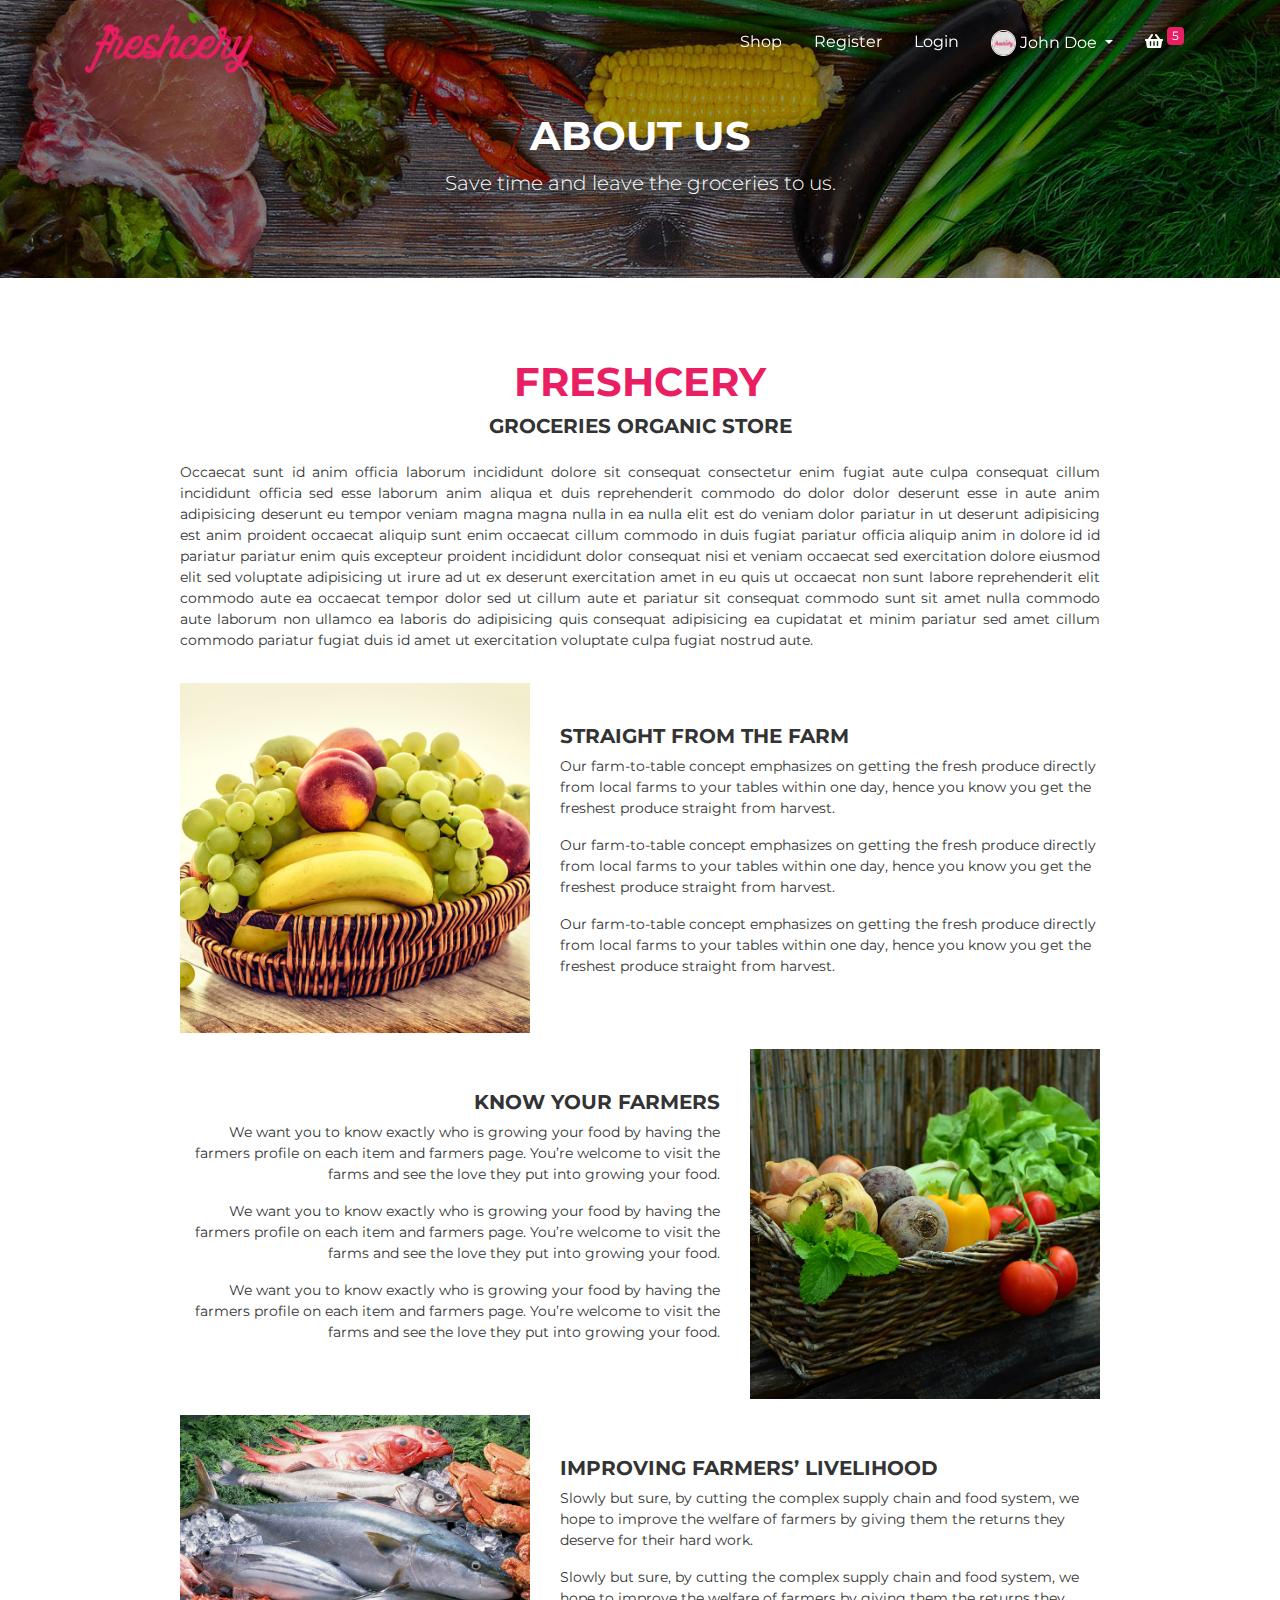
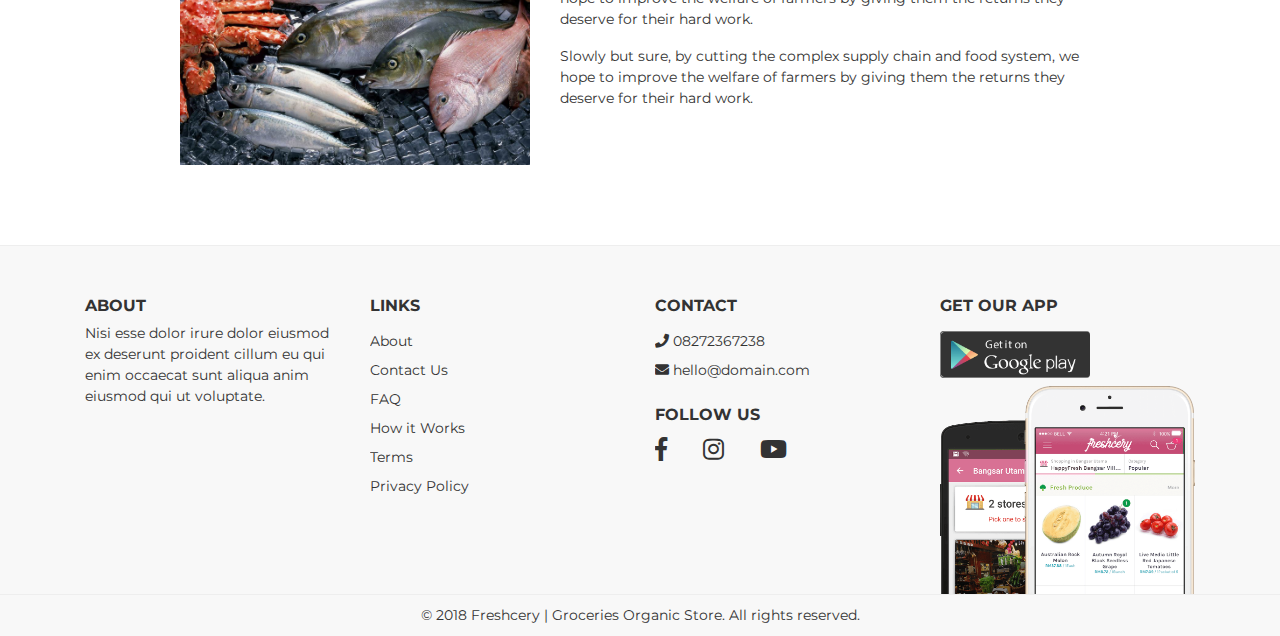
<file: about.html>
<!DOCTYPE html>
<html>
<head>
    <title>Freshcery | Groceries Organic Store</title>
    <meta charset="utf-8">
    <meta name="viewport" content="width=device-width, initial-scale=1.0">
    <link href="https://fonts.googleapis.com/css?family=Montserrat:400,700" rel="stylesheet" type="text/css">
    <link href="https://fonts.googleapis.com/css?family=Lato:400,700,400italic,700italic" rel="stylesheet" type="text/css">
    <link href="assets/fonts/sb-bistro/sb-bistro.css" rel="stylesheet" type="text/css">
    <link href="assets/fonts/font-awesome/font-awesome.css" rel="stylesheet" type="text/css">

    <link rel="stylesheet" type="text/css" media="all" href="assets/packages/bootstrap/bootstrap.css">
    <link rel="stylesheet" type="text/css" media="all" href="assets/packages/o2system-ui/o2system-ui.css">
    <link rel="stylesheet" type="text/css" media="all" href="assets/packages/owl-carousel/owl-carousel.css">
    <link rel="stylesheet" type="text/css" media="all" href="assets/packages/cloudzoom/cloudzoom.css">
    <link rel="stylesheet" type="text/css" media="all" href="assets/packages/thumbelina/thumbelina.css">
    <link rel="stylesheet" type="text/css" media="all" href="assets/packages/bootstrap-touchspin/bootstrap-touchspin.css">
    <link rel="stylesheet" type="text/css" media="all" href="assets/css/theme.css">

</head>
<body>
    <div class="page-header">
        <!--=============== Navbar ===============-->
        <nav class="navbar fixed-top navbar-expand-md navbar-dark bg-transparent" id="page-navigation">
            <div class="container">
                <!-- Navbar Brand -->
                <a href="index.html" class="navbar-brand">
                    <img src="assets/img/logo/logo.png" alt="">
                </a>

                <!-- Toggle Button -->
                <button class="navbar-toggler" type="button" data-toggle="collapse" data-target="#navbarcollapse" aria-controls="navbarCollapse" aria-expanded="false" aria-label="Toggle navigation">
                    <span class="navbar-toggler-icon"></span>
                </button>

                <div class="collapse navbar-collapse" id="navbarcollapse">
                    <!-- Navbar Menu -->
                    <ul class="navbar-nav ml-auto">
                        <li class="nav-item">
                            <a href="shop.html" class="nav-link">Shop</a>
                        </li>
                        <li class="nav-item">
                            <a href="register.html" class="nav-link">Register</a>
                        </li>
                        <li class="nav-item">
                            <a href="login.html" class="nav-link">Login</a>
                        </li>
                        <li class="nav-item dropdown">
                            <a class="nav-link dropdown-toggle" href="javascript:void(0)" id="navbarDropdown" role="button" data-toggle="dropdown" aria-haspopup="true" aria-expanded="false">
                                <div class="avatar-header"><img src="assets/img/logo/avatar.jpg"></div> John Doe
                            </a>
                            <div class="dropdown-menu" aria-labelledby="navbarDropdown">
                                <a class="dropdown-item" href="transaction.html">Transactions History</a>
                                <a class="dropdown-item" href="setting.html">Settings</a>
                            </div>
                          </li>
                        <li class="nav-item dropdown">
                            <a href="javascript:void(0)" class="nav-link dropdown-toggle" data-toggle="dropdown" aria-haspopup="true" aria-expanded="false">
                                <i class="fa fa-shopping-basket"></i> <span class="badge badge-primary">5</span>
                            </a>
                            <div class="dropdown-menu shopping-cart">
                                <ul>
                                    <li>
                                        <div class="drop-title">Your Cart</div>
                                    </li>
                                    <li>
                                        <div class="shopping-cart-list">
                                            <div class="media">
                                                <img class="d-flex mr-3" src="assets/img/logo/avatar.jpg" width="60">
                                                <div class="media-body">
                                                    <h5><a href="javascript:void(0)">Carrot</a></h5>
                                                    <p class="price">
                                                        <span class="discount text-muted">Rp. 700.000</span>
                                                        <span>Rp. 100.000</span>
                                                    </p>
                                                    <p class="text-muted">Qty: 1</p>
                                                </div>
                                            </div>
                                            <div class="media">
                                                <img class="d-flex mr-3" src="assets/img/logo/avatar.jpg" width="60">
                                                <div class="media-body">
                                                    <h5><a href="javascript:void(0)">Carrot</a></h5>
                                                    <p class="price">
                                                        <span class="discount text-muted">Rp. 700.000</span>
                                                        <span>Rp. 100.000</span>
                                                    </p>
                                                    <p class="text-muted">Qty: 1</p>
                                                </div>
                                            </div>
                                            <div class="media">
                                                <img class="d-flex mr-3" src="assets/img/logo/avatar.jpg" width="60">
                                                <div class="media-body">
                                                    <h5><a href="javascript:void(0)">Carrot</a></h5>
                                                    <p class="price">
                                                        <span class="discount text-muted">Rp. 700.000</span>
                                                        <span>Rp. 100.000</span>
                                                    </p>
                                                    <p class="text-muted">Qty: 1</p>
                                                </div>
                                            </div>
                                            <div class="media">
                                                <img class="d-flex mr-3" src="assets/img/logo/avatar.jpg" width="60">
                                                <div class="media-body">
                                                    <h5><a href="javascript:void(0)">Carrot</a></h5>
                                                    <p class="price">
                                                        <span class="discount text-muted">Rp. 700.000</span>
                                                        <span>Rp. 100.000</span>
                                                    </p>
                                                    <p class="text-muted">Qty: 1</p>
                                                </div>
                                            </div>
                                        </div>
                                    </li>
                                    <li>
                                        <div class="drop-title d-flex justify-content-between">
                                            <span>Total:</span>
                                            <span class="text-primary"><strong>Rp. 2000.000</strong></span>
                                        </div>
                                    </li>
                                    <li class="d-flex justify-content-between pl-3 pr-3 pt-3">
                                        <a href="cart.html" class="btn btn-default">View Cart</a>
                                        <a href="checkout.html" class="btn btn-primary">Checkout</a>
                                    </li>
                                </ul>
                            </div>
                        </li>
                    </ul>
                </div>

            </div>
        </nav>
    </div>
    <div id="page-content" class="page-content">
        <div class="banner">
            <div class="jumbotron jumbotron-bg text-center rounded-0" style="background-image: url('assets/img/bg-header.jpg');">
                <div class="container">
                    <h1 class="pt-5">
                        About Us
                    </h1>
                    <p class="lead">
                        Save time and leave the groceries to us.
                    </p>
                </div>
            </div>
        </div>

        <section class="bg-leaf">
            <div class="container">
                <div class="row justify-content-center">
                    <div class="col-md-8 text-center mb-3">
                        <h1 class="title text-uppercase mb-2">Freshcery</h1>
                        <h5>
                            Groceries Organic Store
                        </h5>
                    </div>
                    <div class="col-md-10">
                        <p class="text-justify">
                            Occaecat sunt id anim officia laborum incididunt dolore sit consequat consectetur enim fugiat aute culpa consequat cillum incididunt officia sed esse laborum anim aliqua et duis reprehenderit commodo do dolor dolor deserunt esse in aute anim adipisicing deserunt eu tempor veniam magna magna nulla in ea nulla elit est do veniam dolor pariatur in ut deserunt adipisicing est anim proident occaecat aliquip sunt enim occaecat cillum commodo in duis fugiat pariatur officia aliquip anim in dolore id id pariatur pariatur enim quis excepteur proident incididunt dolor consequat nisi et veniam occaecat sed exercitation dolore eiusmod elit sed voluptate adipisicing ut irure ad ut ex deserunt exercitation amet in eu quis ut occaecat non sunt labore reprehenderit elit commodo aute ea occaecat tempor dolor sed ut cillum aute et pariatur sit consequat commodo sunt sit amet nulla commodo aute laborum non ullamco ea laboris do adipisicing quis consequat adipisicing ea cupidatat et minim pariatur sed amet cillum commodo pariatur fugiat duis id amet ut exercitation voluptate culpa fugiat nostrud aute.
                        </p>
                    </div>
                </div>

                <div class="row justify-content-center align-items-center mt-3">
                    <div class="col-md-4">
                        <img src="assets/img/fruits.jpg" class="img-fluid">
                    </div>
                    <div class="col-md-6">
                        <h5>
                            Straight from the Farm
                        </h5>
                        <p>
                            Our farm-to-table concept emphasizes on getting the fresh produce directly from local farms to your tables within one day, hence you know you get the freshest produce straight from harvest.
                        </p>
                        <p>
                            Our farm-to-table concept emphasizes on getting the fresh produce directly from local farms to your tables within one day, hence you know you get the freshest produce straight from harvest.
                        </p>
                        <p>
                            Our farm-to-table concept emphasizes on getting the fresh produce directly from local farms to your tables within one day, hence you know you get the freshest produce straight from harvest.
                        </p>
                    </div>
                </div>

                <div class="row justify-content-center align-items-center text-right mt-3">
                    <div class="col-md-6">
                        <h5>
                            Know Your Farmers
                        </h5>
                        <p>
                            We want you to know exactly who is growing your food by having the farmers profile on each item and farmers page. You’re welcome to visit the farms and see the love they put into growing your food.
                        </p>
                        <p>
                            We want you to know exactly who is growing your food by having the farmers profile on each item and farmers page. You’re welcome to visit the farms and see the love they put into growing your food.
                        </p>
                        <p>
                            We want you to know exactly who is growing your food by having the farmers profile on each item and farmers page. You’re welcome to visit the farms and see the love they put into growing your food.
                        </p>
                    </div>
                    <div class="col-md-4">
                        <img src="assets/img/vegetables.jpg" class="img-fluid">
                    </div>
                </div>

                <div class="row justify-content-center align-items-center mt-3">
                    <div class="col-md-4">
                        <img src="assets/img/fish.jpg" class="img-fluid">
                    </div>
                    <div class="col-md-6">
                        <h5>
                            Improving Farmers’ Livelihood
                        </h5>
                        <p>
                            Slowly but sure, by cutting the complex supply chain and food system, we hope to improve the welfare of farmers by giving them the returns they deserve for their hard work.
                        </p>
                        <p>
                            Slowly but sure, by cutting the complex supply chain and food system, we hope to improve the welfare of farmers by giving them the returns they deserve for their hard work.
                        </p>
                        <p>
                            Slowly but sure, by cutting the complex supply chain and food system, we hope to improve the welfare of farmers by giving them the returns they deserve for their hard work.
                        </p>
                    </div>
                </div>
            </div>
        </section>
    </div>
    <footer>
        <div class="container">
            <div class="row">
                <div class="col-md-3">
                    <h5>About</h5>
                    <p>Nisi esse dolor irure dolor eiusmod ex deserunt proident cillum eu qui enim occaecat sunt aliqua anim eiusmod qui ut voluptate.</p>
                </div>
                <div class="col-md-3">
                    <h5>Links</h5>
                    <ul>
                        <li>
                            <a href="about.html">About</a>
                        </li>
                        <li>
                            <a href="contact.html">Contact Us</a>
                        </li>
                        <li>
                            <a href="faq.html">FAQ</a>
                        </li>
                        <li>
                            <a href="javascript:void(0)">How it Works</a>
                        </li>
                        <li>
                            <a href="terms.html">Terms</a>
                        </li>
                        <li>
                            <a href="privacy.html">Privacy Policy</a>
                        </li>
                    </ul>
                </div>
                <div class="col-md-3">
                     <h5>Contact</h5>
                     <ul>
                         <li>
                            <a href="tel:+620892738334"><i class="fa fa-phone"></i> 08272367238</a>
                        </li>
                        <li>
                            <a href="mailto:hello@domain.com"><i class="fa fa-envelope"></i> hello@domain.com</a>
                         </li>
                     </ul>

                     <h5>Follow Us</h5>
                     <ul class="social">
                         <li>
                            <a href="javascript:void(0)" target="_blank"><i class="fab fa-facebook-f"></i></a>
                         </li>
                         <li>
                            <a href="javascript:void(0)" target="_blank"><i class="fab fa-instagram"></i></a>
                         </li>
                         <li>
                            <a href="javascript:void(0)" target="_blank"><i class="fab fa-youtube"></i></a>
                         </li>
                     </ul>
                </div>
                <div class="col-md-3">
                     <h5>Get Our App</h5>
                     <ul class="mb-0">
                         <li class="download-app">
                             <a href="#"><img src="assets/img/playstore.png"></a>
                         </li>
                         <li style="height: 200px">
                             <div class="mockup">
                                 <img src="assets/img/mockup.png">
                             </div>
                         </li>
                     </ul>
                </div>
            </div>
        </div>
        <p class="copyright">&copy; 2018 Freshcery | Groceries Organic Store. All rights reserved.</p>
    </footer>

    <script type="text/javascript" src="assets/js/jquery.js"></script>
    <script type="text/javascript" src="assets/js/jquery-migrate.js"></script>
    <script type="text/javascript" src="assets/packages/bootstrap/libraries/popper.js"></script>
    <script type="text/javascript" src="assets/packages/bootstrap/bootstrap.js"></script>
    <script type="text/javascript" src="assets/packages/o2system-ui/o2system-ui.js"></script>
    <script type="text/javascript" src="assets/packages/owl-carousel/owl-carousel.js"></script>
    <script type="text/javascript" src="assets/packages/cloudzoom/cloudzoom.js"></script>
    <script type="text/javascript" src="assets/packages/thumbelina/thumbelina.js"></script>
    <script type="text/javascript" src="assets/packages/bootstrap-touchspin/bootstrap-touchspin.js"></script>
    <script type="text/javascript" src="assets/js/theme.js"></script>
</body>
</html>
</file>
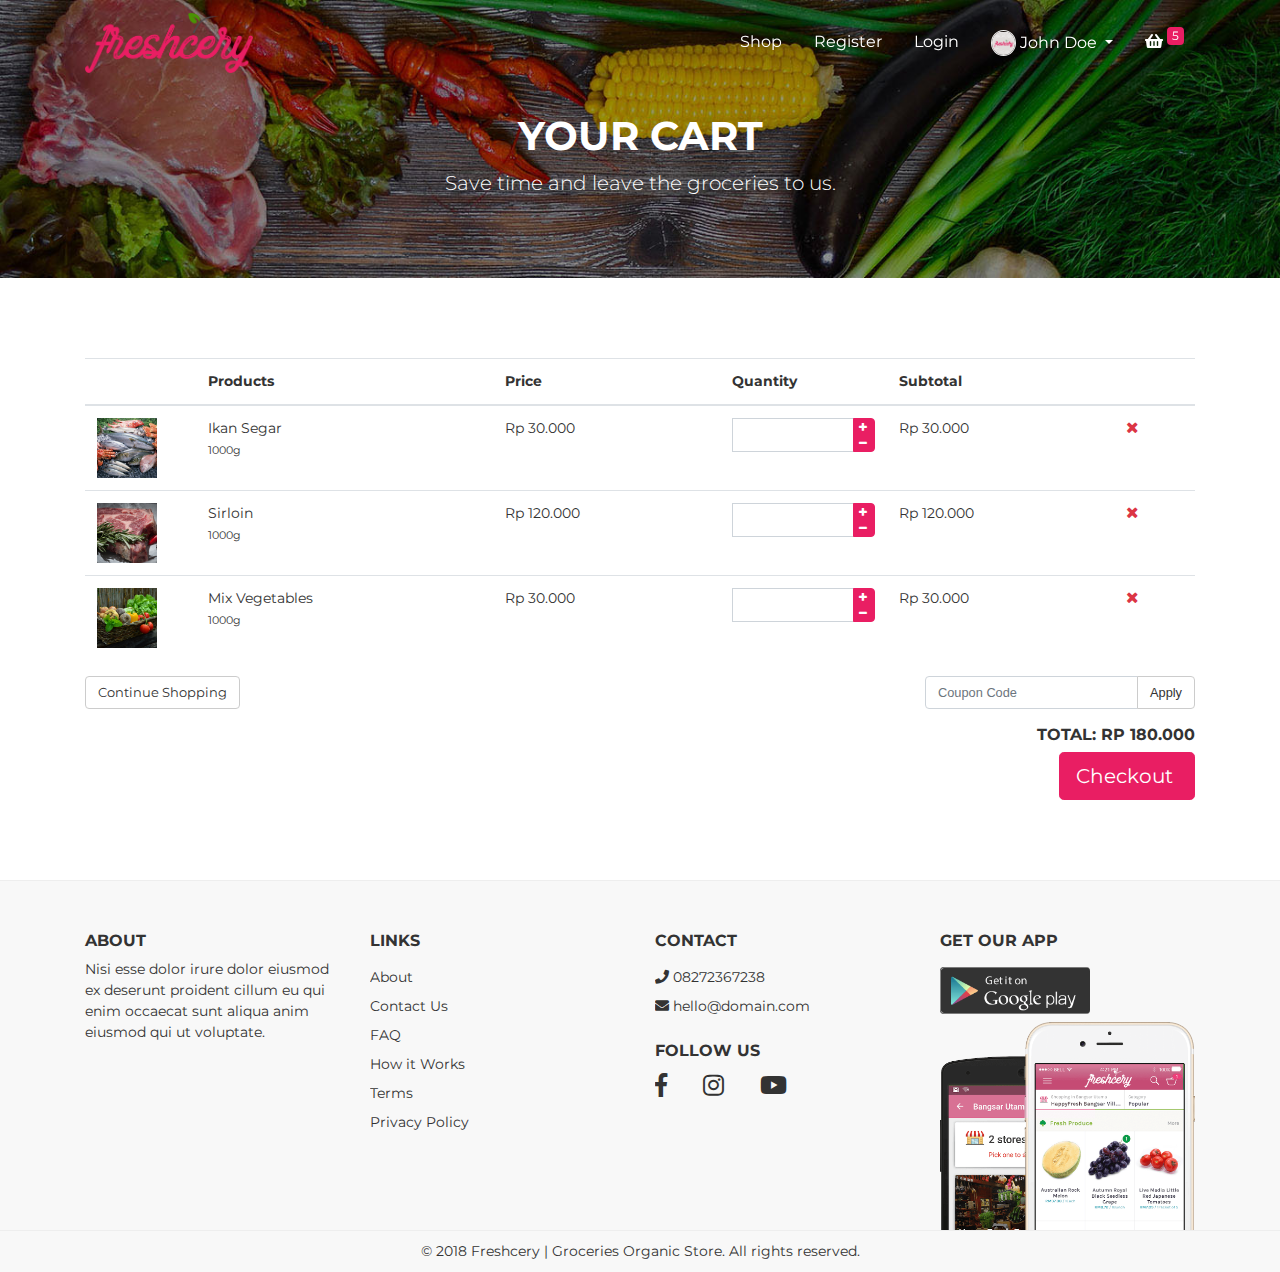
<file: cart.html>
<!DOCTYPE html>
<html>
<head>
    <title>Freshcery | Groceries Organic Store</title>
    <meta charset="utf-8">
    <meta name="viewport" content="width=device-width, initial-scale=1.0">
    <link href="https://fonts.googleapis.com/css?family=Montserrat:400,700" rel="stylesheet" type="text/css">
    <link href="https://fonts.googleapis.com/css?family=Lato:400,700,400italic,700italic" rel="stylesheet" type="text/css">
    <link href="assets/fonts/sb-bistro/sb-bistro.css" rel="stylesheet" type="text/css">
    <link href="assets/fonts/font-awesome/font-awesome.css" rel="stylesheet" type="text/css">

    <link rel="stylesheet" type="text/css" media="all" href="assets/packages/bootstrap/bootstrap.css">
    <link rel="stylesheet" type="text/css" media="all" href="assets/packages/o2system-ui/o2system-ui.css">
    <link rel="stylesheet" type="text/css" media="all" href="assets/packages/owl-carousel/owl-carousel.css">
    <link rel="stylesheet" type="text/css" media="all" href="assets/packages/cloudzoom/cloudzoom.css">
    <link rel="stylesheet" type="text/css" media="all" href="assets/packages/thumbelina/thumbelina.css">
    <link rel="stylesheet" type="text/css" media="all" href="assets/packages/bootstrap-touchspin/bootstrap-touchspin.css">
    <link rel="stylesheet" type="text/css" media="all" href="assets/css/theme.css">

</head>
<body>
    <div class="page-header">
        <!--=============== Navbar ===============-->
        <nav class="navbar fixed-top navbar-expand-md navbar-dark bg-transparent" id="page-navigation">
            <div class="container">
                <!-- Navbar Brand -->
                <a href="index.html" class="navbar-brand">
                    <img src="assets/img/logo/logo.png" alt="">
                </a>

                <!-- Toggle Button -->
                <button class="navbar-toggler" type="button" data-toggle="collapse" data-target="#navbarcollapse" aria-controls="navbarCollapse" aria-expanded="false" aria-label="Toggle navigation">
                    <span class="navbar-toggler-icon"></span>
                </button>

                <div class="collapse navbar-collapse" id="navbarcollapse">
                    <!-- Navbar Menu -->
                    <ul class="navbar-nav ml-auto">
                        <li class="nav-item">
                            <a href="shop.html" class="nav-link">Shop</a>
                        </li>
                        <li class="nav-item">
                            <a href="register.html" class="nav-link">Register</a>
                        </li>
                        <li class="nav-item">
                            <a href="login.html" class="nav-link">Login</a>
                        </li>
                        <li class="nav-item dropdown">
                            <a class="nav-link dropdown-toggle" href="javascript:void(0)" id="navbarDropdown" role="button" data-toggle="dropdown" aria-haspopup="true" aria-expanded="false">
                                <div class="avatar-header"><img src="assets/img/logo/avatar.jpg"></div> John Doe
                            </a>
                            <div class="dropdown-menu" aria-labelledby="navbarDropdown">
                                <a class="dropdown-item" href="transaction.html">Transactions History</a>
                                <a class="dropdown-item" href="setting.html">Settings</a>
                            </div>
                          </li>
                        <li class="nav-item dropdown">
                            <a href="javascript:void(0)" class="nav-link dropdown-toggle" data-toggle="dropdown" aria-haspopup="true" aria-expanded="false">
                                <i class="fa fa-shopping-basket"></i> <span class="badge badge-primary">5</span>
                            </a>
                            <div class="dropdown-menu shopping-cart">
                                <ul>
                                    <li>
                                        <div class="drop-title">Your Cart</div>
                                    </li>
                                    <li>
                                        <div class="shopping-cart-list">
                                            <div class="media">
                                                <img class="d-flex mr-3" src="assets/img/logo/avatar.jpg" width="60">
                                                <div class="media-body">
                                                    <h5><a href="javascript:void(0)">Carrot</a></h5>
                                                    <p class="price">
                                                        <span class="discount text-muted">Rp. 700.000</span>
                                                        <span>Rp. 100.000</span>
                                                    </p>
                                                    <p class="text-muted">Qty: 1</p>
                                                </div>
                                            </div>
                                            <div class="media">
                                                <img class="d-flex mr-3" src="assets/img/logo/avatar.jpg" width="60">
                                                <div class="media-body">
                                                    <h5><a href="javascript:void(0)">Carrot</a></h5>
                                                    <p class="price">
                                                        <span class="discount text-muted">Rp. 700.000</span>
                                                        <span>Rp. 100.000</span>
                                                    </p>
                                                    <p class="text-muted">Qty: 1</p>
                                                </div>
                                            </div>
                                            <div class="media">
                                                <img class="d-flex mr-3" src="assets/img/logo/avatar.jpg" width="60">
                                                <div class="media-body">
                                                    <h5><a href="javascript:void(0)">Carrot</a></h5>
                                                    <p class="price">
                                                        <span class="discount text-muted">Rp. 700.000</span>
                                                        <span>Rp. 100.000</span>
                                                    </p>
                                                    <p class="text-muted">Qty: 1</p>
                                                </div>
                                            </div>
                                            <div class="media">
                                                <img class="d-flex mr-3" src="assets/img/logo/avatar.jpg" width="60">
                                                <div class="media-body">
                                                    <h5><a href="javascript:void(0)">Carrot</a></h5>
                                                    <p class="price">
                                                        <span class="discount text-muted">Rp. 700.000</span>
                                                        <span>Rp. 100.000</span>
                                                    </p>
                                                    <p class="text-muted">Qty: 1</p>
                                                </div>
                                            </div>
                                        </div>
                                    </li>
                                    <li>
                                        <div class="drop-title d-flex justify-content-between">
                                            <span>Total:</span>
                                            <span class="text-primary"><strong>Rp. 2000.000</strong></span>
                                        </div>
                                    </li>
                                    <li class="d-flex justify-content-between pl-3 pr-3 pt-3">
                                        <a href="cart.html" class="btn btn-default">View Cart</a>
                                        <a href="checkout.html" class="btn btn-primary">Checkout</a>
                                    </li>
                                </ul>
                            </div>
                        </li>
                    </ul>
                </div>

            </div>
        </nav>
    </div>
    <div id="page-content" class="page-content">
        <div class="banner">
            <div class="jumbotron jumbotron-bg text-center rounded-0" style="background-image: url('assets/img/bg-header.jpg');">
                <div class="container">
                    <h1 class="pt-5">
                        Your Cart
                    </h1>
                    <p class="lead">
                        Save time and leave the groceries to us.
                    </p>
                </div>
            </div>
        </div>

        <section id="cart">
            <div class="container">
                <div class="row">
                    <div class="col-md-12">
                        <div class="table-responsive">
                            <table class="table">
                                <thead>
                                    <tr>
                                        <th width="10%"></th>
                                        <th>Products</th>
                                        <th>Price</th>
                                        <th width="15%">Quantity</th>
                                        <th>Subtotal</th>
                                        <th></th>
                                    </tr>
                                </thead>
                                <tbody>
                                    <tr>
                                        <td>
                                            <img src="assets/img/fish.jpg" width="60">
                                        </td>
                                        <td>
                                            Ikan Segar<br>
                                            <small>1000g</small>
                                        </td>
                                        <td>
                                            Rp 30.000
                                        </td>
                                        <td>
                                            <input class="vertical-spin" type="text" data-bts-button-down-class="btn btn-primary" data-bts-button-up-class="btn btn-primary" value="" name="vertical-spin">
                                        </td>
                                        <td>
                                            Rp 30.000
                                        </td>
                                        <td>
                                            <a href="javasript:void" class="text-danger"><i class="fa fa-times"></i></a>
                                        </td>
                                    </tr>
                                    <tr>
                                        <td>
                                            <img src="assets/img/meats.jpg" width="60">
                                        </td>
                                        <td>
                                            Sirloin<br>
                                            <small>1000g</small>
                                        </td>
                                        <td>
                                            Rp 120.000
                                        </td>
                                        <td>
                                            <input class="vertical-spin" type="text" data-bts-button-down-class="btn btn-primary" data-bts-button-up-class="btn btn-primary" value="" name="vertical-spin">
                                        </td>
                                        <td>
                                            Rp 120.000
                                        </td>
                                        <td>
                                            <a href="javasript:void" class="text-danger"><i class="fa fa-times"></i></a>
                                        </td>
                                    </tr>
                                    <tr>
                                        <td>
                                            <img src="assets/img/vegetables.jpg" width="60">
                                        </td>
                                        <td>
                                            Mix Vegetables<br>
                                            <small>1000g</small>
                                        </td>
                                        <td>
                                            Rp 30.000
                                        </td>
                                        <td>
                                            <input class="vertical-spin" type="text" data-bts-button-down-class="btn btn-primary" data-bts-button-up-class="btn btn-primary" value="" name="vertical-spin">
                                        </td>
                                        <td>
                                            Rp 30.000
                                        </td>
                                        <td>
                                            <a href="javasript:void" class="text-danger"><i class="fa fa-times"></i></a>
                                        </td>
                                    </tr>
                                </tbody>
                            </table>
                        </div>
                    </div>
                    <div class="col">
                        <a href="shop.html" class="btn btn-default">Continue Shopping</a>
                    </div>
                    <div class="col text-right">
                        <div class="input-group w-50 float-right">
                            <input class="form-control" placeholder="Coupon Code" type="text">
                            <div class="input-group-append">
                                <button class="btn btn-default" type="button">Apply</button>
                            </div>
                        </div>
                        <div class="clearfix"></div>
                        <h6 class="mt-3">Total: Rp 180.000</h6>
                        <a href="checkout.html" class="btn btn-lg btn-primary">Checkout <i class="fa fa-long-arrow-right"></i></a>
                    </div>
                </div>
            </div>
        </section>
    </div>
    <footer>
        <div class="container">
            <div class="row">
                <div class="col-md-3">
                    <h5>About</h5>
                    <p>Nisi esse dolor irure dolor eiusmod ex deserunt proident cillum eu qui enim occaecat sunt aliqua anim eiusmod qui ut voluptate.</p>
                </div>
                <div class="col-md-3">
                    <h5>Links</h5>
                    <ul>
                        <li>
                            <a href="about.html">About</a>
                        </li>
                        <li>
                            <a href="contact.html">Contact Us</a>
                        </li>
                        <li>
                            <a href="faq.html">FAQ</a>
                        </li>
                        <li>
                            <a href="javascript:void(0)">How it Works</a>
                        </li>
                        <li>
                            <a href="terms.html">Terms</a>
                        </li>
                        <li>
                            <a href="privacy.html">Privacy Policy</a>
                        </li>
                    </ul>
                </div>
                <div class="col-md-3">
                     <h5>Contact</h5>
                     <ul>
                         <li>
                            <a href="tel:+620892738334"><i class="fa fa-phone"></i> 08272367238</a>
                        </li>
                        <li>
                            <a href="mailto:hello@domain.com"><i class="fa fa-envelope"></i> hello@domain.com</a>
                         </li>
                     </ul>

                     <h5>Follow Us</h5>
                     <ul class="social">
                         <li>
                            <a href="javascript:void(0)" target="_blank"><i class="fab fa-facebook-f"></i></a>
                         </li>
                         <li>
                            <a href="javascript:void(0)" target="_blank"><i class="fab fa-instagram"></i></a>
                         </li>
                         <li>
                            <a href="javascript:void(0)" target="_blank"><i class="fab fa-youtube"></i></a>
                         </li>
                     </ul>
                </div>
                <div class="col-md-3">
                     <h5>Get Our App</h5>
                     <ul class="mb-0">
                         <li class="download-app">
                             <a href="#"><img src="assets/img/playstore.png"></a>
                         </li>
                         <li style="height: 200px">
                             <div class="mockup">
                                 <img src="assets/img/mockup.png">
                             </div>
                         </li>
                     </ul>
                </div>
            </div>
        </div>
        <p class="copyright">&copy; 2018 Freshcery | Groceries Organic Store. All rights reserved.</p>
    </footer>

    <script type="text/javascript" src="assets/js/jquery.js"></script>
    <script type="text/javascript" src="assets/js/jquery-migrate.js"></script>
    <script type="text/javascript" src="assets/packages/bootstrap/libraries/popper.js"></script>
    <script type="text/javascript" src="assets/packages/bootstrap/bootstrap.js"></script>
    <script type="text/javascript" src="assets/packages/o2system-ui/o2system-ui.js"></script>
    <script type="text/javascript" src="assets/packages/owl-carousel/owl-carousel.js"></script>
    <script type="text/javascript" src="assets/packages/cloudzoom/cloudzoom.js"></script>
    <script type="text/javascript" src="assets/packages/thumbelina/thumbelina.js"></script>
    <script type="text/javascript" src="assets/packages/bootstrap-touchspin/bootstrap-touchspin.js"></script>
    <script type="text/javascript" src="assets/js/theme.js"></script>
</body>
</html>
</file>
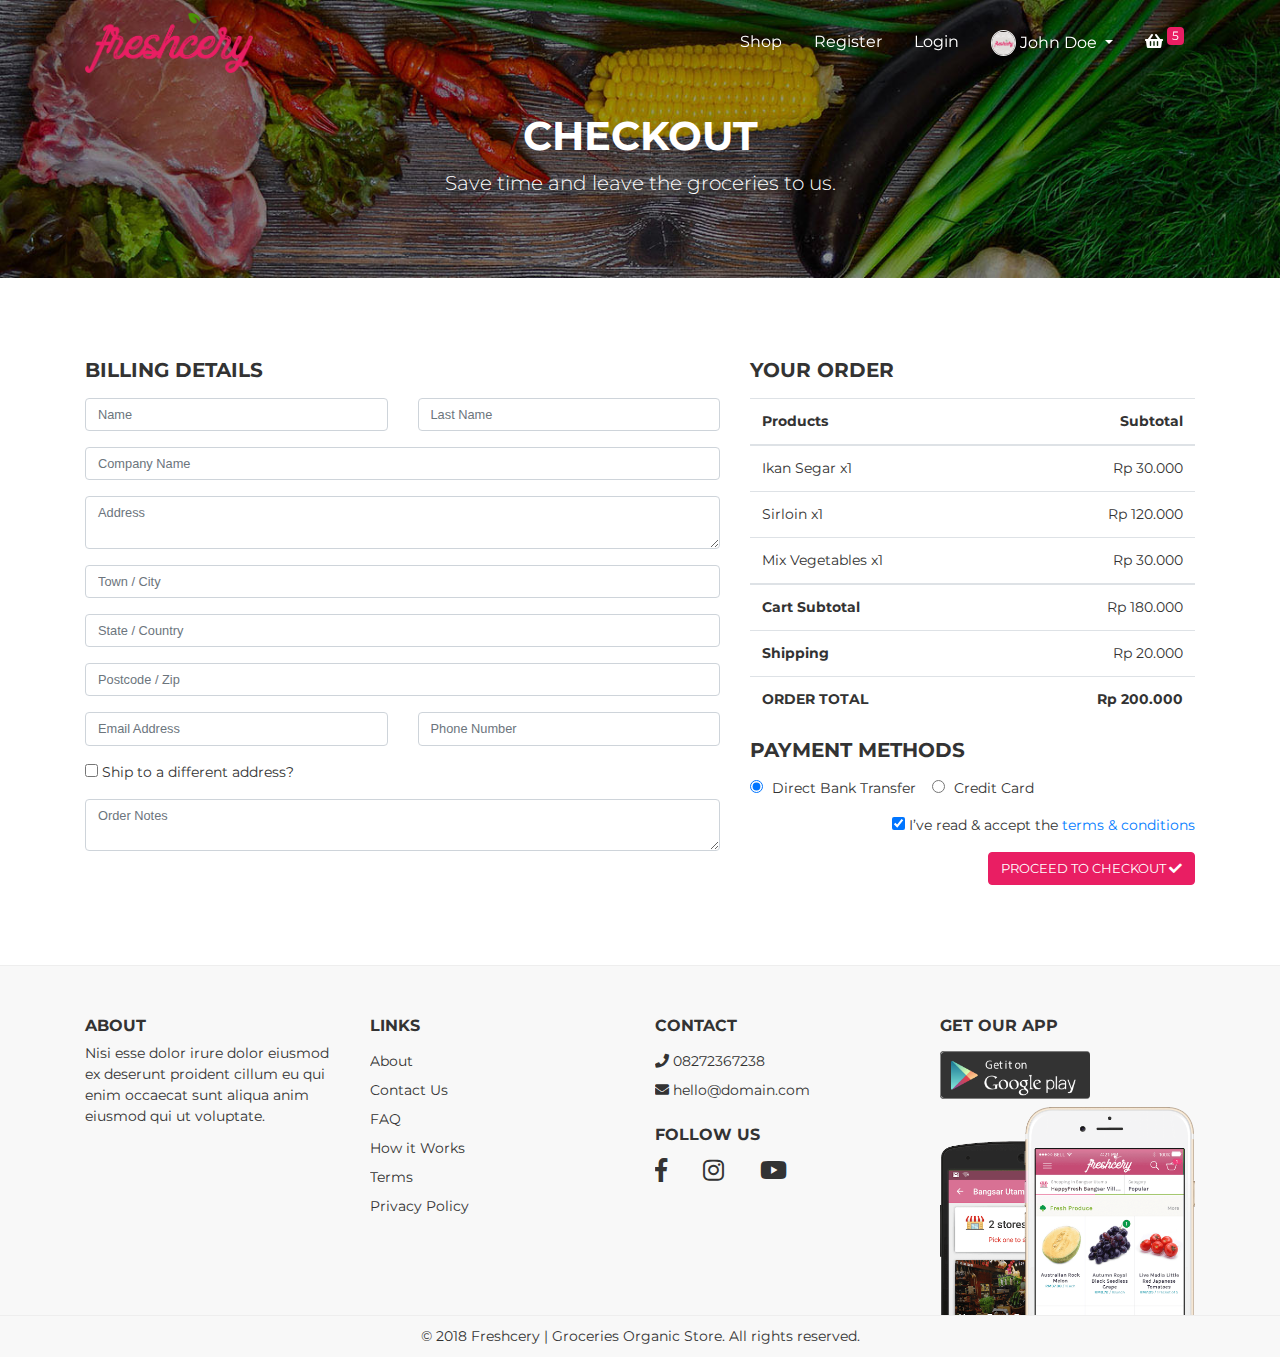
<file: checkout.html>
<!DOCTYPE html>
<html>
<head>
    <title>Freshcery | Groceries Organic Store</title>
    <meta charset="utf-8">
    <meta name="viewport" content="width=device-width, initial-scale=1.0">
    <link href="https://fonts.googleapis.com/css?family=Montserrat:400,700" rel="stylesheet" type="text/css">
    <link href="https://fonts.googleapis.com/css?family=Lato:400,700,400italic,700italic" rel="stylesheet" type="text/css">
    <link href="assets/fonts/sb-bistro/sb-bistro.css" rel="stylesheet" type="text/css">
    <link href="assets/fonts/font-awesome/font-awesome.css" rel="stylesheet" type="text/css">

    <link rel="stylesheet" type="text/css" media="all" href="assets/packages/bootstrap/bootstrap.css">
    <link rel="stylesheet" type="text/css" media="all" href="assets/packages/o2system-ui/o2system-ui.css">
    <link rel="stylesheet" type="text/css" media="all" href="assets/packages/owl-carousel/owl-carousel.css">
    <link rel="stylesheet" type="text/css" media="all" href="assets/packages/cloudzoom/cloudzoom.css">
    <link rel="stylesheet" type="text/css" media="all" href="assets/packages/thumbelina/thumbelina.css">
    <link rel="stylesheet" type="text/css" media="all" href="assets/packages/bootstrap-touchspin/bootstrap-touchspin.css">
    <link rel="stylesheet" type="text/css" media="all" href="assets/css/theme.css">

</head>
<body>
    <div class="page-header">
        <!--=============== Navbar ===============-->
        <nav class="navbar fixed-top navbar-expand-md navbar-dark bg-transparent" id="page-navigation">
            <div class="container">
                <!-- Navbar Brand -->
                <a href="index.html" class="navbar-brand">
                    <img src="assets/img/logo/logo.png" alt="">
                </a>

                <!-- Toggle Button -->
                <button class="navbar-toggler" type="button" data-toggle="collapse" data-target="#navbarcollapse" aria-controls="navbarCollapse" aria-expanded="false" aria-label="Toggle navigation">
                    <span class="navbar-toggler-icon"></span>
                </button>

                <div class="collapse navbar-collapse" id="navbarcollapse">
                    <!-- Navbar Menu -->
                    <ul class="navbar-nav ml-auto">
                        <li class="nav-item">
                            <a href="shop.html" class="nav-link">Shop</a>
                        </li>
                        <li class="nav-item">
                            <a href="register.html" class="nav-link">Register</a>
                        </li>
                        <li class="nav-item">
                            <a href="login.html" class="nav-link">Login</a>
                        </li>
                        <li class="nav-item dropdown">
                            <a class="nav-link dropdown-toggle" href="javascript:void(0)" id="navbarDropdown" role="button" data-toggle="dropdown" aria-haspopup="true" aria-expanded="false">
                                <div class="avatar-header"><img src="assets/img/logo/avatar.jpg"></div> John Doe
                            </a>
                            <div class="dropdown-menu" aria-labelledby="navbarDropdown">
                                <a class="dropdown-item" href="transaction.html">Transactions History</a>
                                <a class="dropdown-item" href="setting.html">Settings</a>
                            </div>
                          </li>
                        <li class="nav-item dropdown">
                            <a href="javascript:void(0)" class="nav-link dropdown-toggle" data-toggle="dropdown" aria-haspopup="true" aria-expanded="false">
                                <i class="fa fa-shopping-basket"></i> <span class="badge badge-primary">5</span>
                            </a>
                            <div class="dropdown-menu shopping-cart">
                                <ul>
                                    <li>
                                        <div class="drop-title">Your Cart</div>
                                    </li>
                                    <li>
                                        <div class="shopping-cart-list">
                                            <div class="media">
                                                <img class="d-flex mr-3" src="assets/img/logo/avatar.jpg" width="60">
                                                <div class="media-body">
                                                    <h5><a href="javascript:void(0)">Carrot</a></h5>
                                                    <p class="price">
                                                        <span class="discount text-muted">Rp. 700.000</span>
                                                        <span>Rp. 100.000</span>
                                                    </p>
                                                    <p class="text-muted">Qty: 1</p>
                                                </div>
                                            </div>
                                            <div class="media">
                                                <img class="d-flex mr-3" src="assets/img/logo/avatar.jpg" width="60">
                                                <div class="media-body">
                                                    <h5><a href="javascript:void(0)">Carrot</a></h5>
                                                    <p class="price">
                                                        <span class="discount text-muted">Rp. 700.000</span>
                                                        <span>Rp. 100.000</span>
                                                    </p>
                                                    <p class="text-muted">Qty: 1</p>
                                                </div>
                                            </div>
                                            <div class="media">
                                                <img class="d-flex mr-3" src="assets/img/logo/avatar.jpg" width="60">
                                                <div class="media-body">
                                                    <h5><a href="javascript:void(0)">Carrot</a></h5>
                                                    <p class="price">
                                                        <span class="discount text-muted">Rp. 700.000</span>
                                                        <span>Rp. 100.000</span>
                                                    </p>
                                                    <p class="text-muted">Qty: 1</p>
                                                </div>
                                            </div>
                                            <div class="media">
                                                <img class="d-flex mr-3" src="assets/img/logo/avatar.jpg" width="60">
                                                <div class="media-body">
                                                    <h5><a href="javascript:void(0)">Carrot</a></h5>
                                                    <p class="price">
                                                        <span class="discount text-muted">Rp. 700.000</span>
                                                        <span>Rp. 100.000</span>
                                                    </p>
                                                    <p class="text-muted">Qty: 1</p>
                                                </div>
                                            </div>
                                        </div>
                                    </li>
                                    <li>
                                        <div class="drop-title d-flex justify-content-between">
                                            <span>Total:</span>
                                            <span class="text-primary"><strong>Rp. 2000.000</strong></span>
                                        </div>
                                    </li>
                                    <li class="d-flex justify-content-between pl-3 pr-3 pt-3">
                                        <a href="cart.html" class="btn btn-default">View Cart</a>
                                        <a href="checkout.html" class="btn btn-primary">Checkout</a>
                                    </li>
                                </ul>
                            </div>
                        </li>
                    </ul>
                </div>

            </div>
        </nav>
    </div>
    <div id="page-content" class="page-content">
        <div class="banner">
            <div class="jumbotron jumbotron-bg text-center rounded-0" style="background-image: url('assets/img/bg-header.jpg');">
                <div class="container">
                    <h1 class="pt-5">
                        Checkout
                    </h1>
                    <p class="lead">
                        Save time and leave the groceries to us.
                    </p>
                </div>
            </div>
        </div>

        <section id="checkout">
            <div class="container">
                <div class="row">
                    <div class="col-xs-12 col-sm-7">
                        <h5 class="mb-3">BILLING DETAILS</h5>
                        <!-- Bill Detail of the Page -->
                        <form action="#" class="bill-detail">
                            <fieldset>
                                <div class="form-group row">
                                    <div class="col">
                                        <input class="form-control" placeholder="Name" type="text">
                                    </div>
                                    <div class="col">
                                        <input class="form-control" placeholder="Last Name" type="text">
                                    </div>
                                </div>
                                <div class="form-group">
                                    <input class="form-control" placeholder="Company Name" type="text">
                                </div>
                                <div class="form-group">
                                    <textarea class="form-control" placeholder="Address"></textarea>
                                </div>
                                <div class="form-group">
                                    <input class="form-control" placeholder="Town / City" type="text">
                                </div>
                                <div class="form-group">
                                    <input class="form-control" placeholder="State / Country" type="text">
                                </div>
                                <div class="form-group">
                                    <input class="form-control" placeholder="Postcode / Zip" type="text">
                                </div>
                                <div class="form-group row">
                                    <div class="col">
                                        <input class="form-control" placeholder="Email Address" type="email">
                                    </div>
                                    <div class="col">
                                        <input class="form-control" placeholder="Phone Number" type="tel">
                                    </div>
                                </div>
                                <div class="form-group">
                                    <input type="checkbox"> Ship to a different address?
                                </div>
                                <div class="form-group">
                                    <textarea class="form-control" placeholder="Order Notes"></textarea>
                                </div>
                            </fieldset>
                        </form>
                        <!-- Bill Detail of the Page end -->
                    </div>
                    <div class="col-xs-12 col-sm-5">
                        <div class="holder">
                            <h5 class="mb-3">YOUR ORDER</h5>
                            <div class="table-responsive">
                                <table class="table">
                                    <thead>
                                        <tr>
                                            <th>Products</th>
                                            <th class="text-right">Subtotal</th>
                                        </tr>
                                    </thead>
                                    <tbody>
                                        <tr>
                                            <td>
                                                Ikan Segar x1
                                            </td>
                                            <td class="text-right">
                                                Rp 30.000
                                            </td>
                                        </tr>
                                        <tr>
                                            <td>
                                                Sirloin x1
                                            </td>
                                            <td class="text-right">
                                                Rp 120.000
                                            </td>
                                        </tr>
                                        <tr>
                                            <td>
                                                Mix Vegetables x1
                                            </td>
                                            <td class="text-right">
                                                Rp 30.000
                                            </td>
                                        </tr>
                                    </tbody>
                                    <tfooter>
                                        <tr>
                                            <td>
                                                <strong>Cart Subtotal</strong>
                                            </td>
                                            <td class="text-right">
                                                Rp 180.000
                                            </td>
                                        </tr>
                                        <tr>
                                            <td>
                                                <strong>Shipping</strong>
                                            </td>
                                            <td class="text-right">
                                                Rp 20.000
                                            </td>
                                        </tr>
                                        <tr>
                                            <td>
                                                <strong>ORDER TOTAL</strong>
                                            </td>
                                            <td class="text-right">
                                                <strong>Rp 200.000</strong>
                                            </td>
                                        </tr>
                                    </tfooter>
                                </table>
                            </div>

                            <h5 class="mb-3">PAYMENT METHODS</h5>
                            <div class="form-check-inline">
                                <label class="form-check-label">
                                    <input class="form-check-input" type="radio" name="exampleRadios" id="exampleRadios1" value="option1" checked>
                                    Direct Bank Transfer
                                </label>
                            </div>
                            <div class="form-check-inline">
                                <label class="form-check-label">
                                    <input class="form-check-input" type="radio" name="exampleRadios" id="exampleRadios2" value="option2">
                                    Credit Card
                                </label>
                            </div>
                        </div>
                        <p class="text-right mt-3">
                            <input checked="" type="checkbox"> I’ve read &amp; accept the <a href="#">terms &amp; conditions</a>
                        </p>
                        <a href="#" class="btn btn-primary float-right">PROCEED TO CHECKOUT <i class="fa fa-check"></i></a>
                        <div class="clearfix">
                    </div>
                </div>
            </div>
        </section>
    </div>
    <footer>
        <div class="container">
            <div class="row">
                <div class="col-md-3">
                    <h5>About</h5>
                    <p>Nisi esse dolor irure dolor eiusmod ex deserunt proident cillum eu qui enim occaecat sunt aliqua anim eiusmod qui ut voluptate.</p>
                </div>
                <div class="col-md-3">
                    <h5>Links</h5>
                    <ul>
                        <li>
                            <a href="about.html">About</a>
                        </li>
                        <li>
                            <a href="contact.html">Contact Us</a>
                        </li>
                        <li>
                            <a href="faq.html">FAQ</a>
                        </li>
                        <li>
                            <a href="javascript:void(0)">How it Works</a>
                        </li>
                        <li>
                            <a href="terms.html">Terms</a>
                        </li>
                        <li>
                            <a href="privacy.html">Privacy Policy</a>
                        </li>
                    </ul>
                </div>
                <div class="col-md-3">
                     <h5>Contact</h5>
                     <ul>
                         <li>
                            <a href="tel:+620892738334"><i class="fa fa-phone"></i> 08272367238</a>
                        </li>
                        <li>
                            <a href="mailto:hello@domain.com"><i class="fa fa-envelope"></i> hello@domain.com</a>
                         </li>
                     </ul>

                     <h5>Follow Us</h5>
                     <ul class="social">
                         <li>
                            <a href="javascript:void(0)" target="_blank"><i class="fab fa-facebook-f"></i></a>
                         </li>
                         <li>
                            <a href="javascript:void(0)" target="_blank"><i class="fab fa-instagram"></i></a>
                         </li>
                         <li>
                            <a href="javascript:void(0)" target="_blank"><i class="fab fa-youtube"></i></a>
                         </li>
                     </ul>
                </div>
                <div class="col-md-3">
                     <h5>Get Our App</h5>
                     <ul class="mb-0">
                         <li class="download-app">
                             <a href="#"><img src="assets/img/playstore.png"></a>
                         </li>
                         <li style="height: 200px">
                             <div class="mockup">
                                 <img src="assets/img/mockup.png">
                             </div>
                         </li>
                     </ul>
                </div>
            </div>
        </div>
        <p class="copyright">&copy; 2018 Freshcery | Groceries Organic Store. All rights reserved.</p>
    </footer>

    <script type="text/javascript" src="assets/js/jquery.js"></script>
    <script type="text/javascript" src="assets/js/jquery-migrate.js"></script>
    <script type="text/javascript" src="assets/packages/bootstrap/libraries/popper.js"></script>
    <script type="text/javascript" src="assets/packages/bootstrap/bootstrap.js"></script>
    <script type="text/javascript" src="assets/packages/o2system-ui/o2system-ui.js"></script>
    <script type="text/javascript" src="assets/packages/owl-carousel/owl-carousel.js"></script>
    <script type="text/javascript" src="assets/packages/cloudzoom/cloudzoom.js"></script>
    <script type="text/javascript" src="assets/packages/thumbelina/thumbelina.js"></script>
    <script type="text/javascript" src="assets/packages/bootstrap-touchspin/bootstrap-touchspin.js"></script>
    <script type="text/javascript" src="assets/js/theme.js"></script>
</body>
</html>
</file>
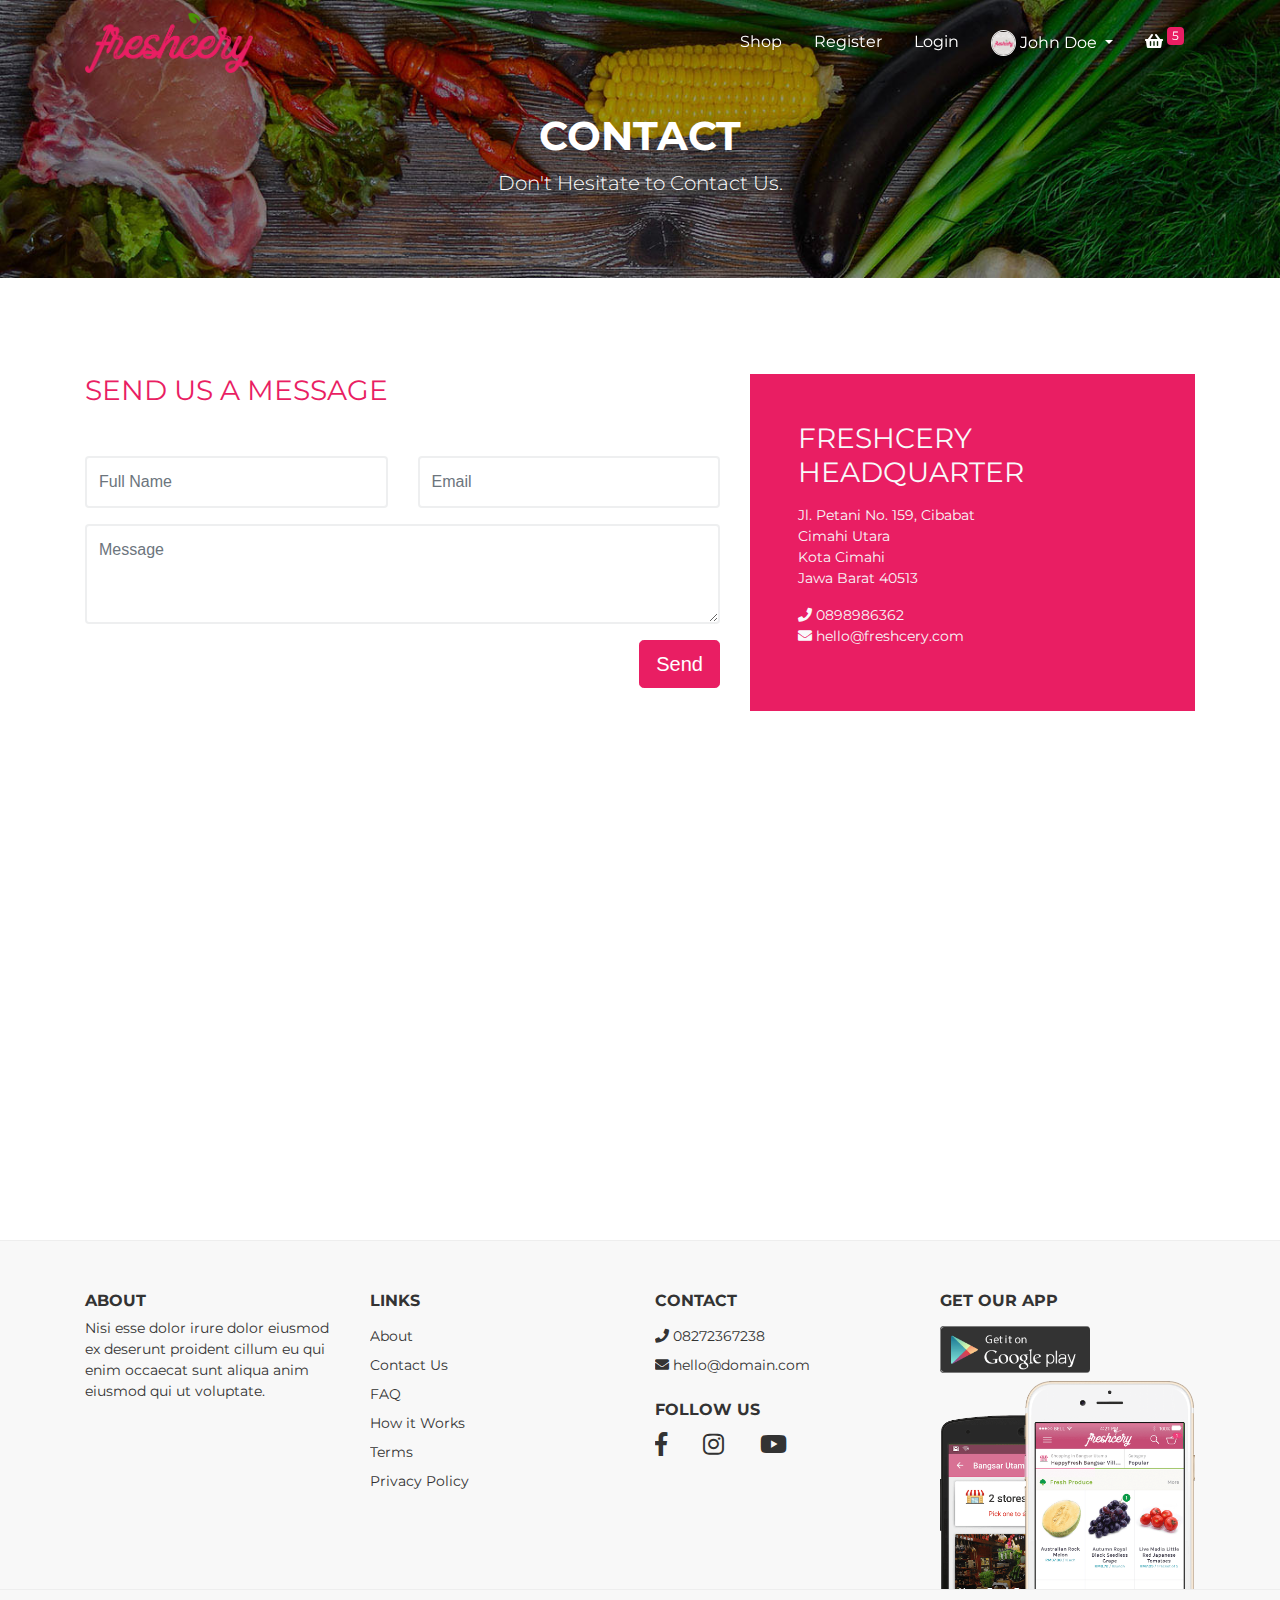
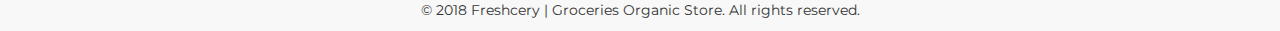
<file: contact.html>
<!DOCTYPE html>
<html>
<head>
    <title>Freshcery | Groceries Organic Store</title>
    <meta charset="utf-8">
    <meta name="viewport" content="width=device-width, initial-scale=1.0">
    <link href="https://fonts.googleapis.com/css?family=Montserrat:400,700" rel="stylesheet" type="text/css">
    <link href="https://fonts.googleapis.com/css?family=Lato:400,700,400italic,700italic" rel="stylesheet" type="text/css">
    <link href="assets/fonts/sb-bistro/sb-bistro.css" rel="stylesheet" type="text/css">
    <link href="assets/fonts/font-awesome/font-awesome.css" rel="stylesheet" type="text/css">

    <link rel="stylesheet" type="text/css" media="all" href="assets/packages/bootstrap/bootstrap.css">
    <link rel="stylesheet" type="text/css" media="all" href="assets/packages/o2system-ui/o2system-ui.css">
    <link rel="stylesheet" type="text/css" media="all" href="assets/packages/owl-carousel/owl-carousel.css">
    <link rel="stylesheet" type="text/css" media="all" href="assets/packages/cloudzoom/cloudzoom.css">
    <link rel="stylesheet" type="text/css" media="all" href="assets/packages/thumbelina/thumbelina.css">
    <link rel="stylesheet" type="text/css" media="all" href="assets/packages/bootstrap-touchspin/bootstrap-touchspin.css">
    <link rel="stylesheet" type="text/css" media="all" href="assets/css/theme.css">

</head>
<body>
    <div class="page-header">
        <!--=============== Navbar ===============-->
        <nav class="navbar fixed-top navbar-expand-md navbar-dark bg-transparent" id="page-navigation">
            <div class="container">
                <!-- Navbar Brand -->
                <a href="index.html" class="navbar-brand">
                    <img src="assets/img/logo/logo.png" alt="">
                </a>

                <!-- Toggle Button -->
                <button class="navbar-toggler" type="button" data-toggle="collapse" data-target="#navbarcollapse" aria-controls="navbarCollapse" aria-expanded="false" aria-label="Toggle navigation">
                    <span class="navbar-toggler-icon"></span>
                </button>

                <div class="collapse navbar-collapse" id="navbarcollapse">
                    <!-- Navbar Menu -->
                    <ul class="navbar-nav ml-auto">
                        <li class="nav-item">
                            <a href="shop.html" class="nav-link">Shop</a>
                        </li>
                        <li class="nav-item">
                            <a href="register.html" class="nav-link">Register</a>
                        </li>
                        <li class="nav-item">
                            <a href="login.html" class="nav-link">Login</a>
                        </li>
                        <li class="nav-item dropdown">
                            <a class="nav-link dropdown-toggle" href="javascript:void(0)" id="navbarDropdown" role="button" data-toggle="dropdown" aria-haspopup="true" aria-expanded="false">
                                <div class="avatar-header"><img src="assets/img/logo/avatar.jpg"></div> John Doe
                            </a>
                            <div class="dropdown-menu" aria-labelledby="navbarDropdown">
                                <a class="dropdown-item" href="transaction.html">Transactions History</a>
                                <a class="dropdown-item" href="setting.html">Settings</a>
                            </div>
                          </li>
                        <li class="nav-item dropdown">
                            <a href="javascript:void(0)" class="nav-link dropdown-toggle" data-toggle="dropdown" aria-haspopup="true" aria-expanded="false">
                                <i class="fa fa-shopping-basket"></i> <span class="badge badge-primary">5</span>
                            </a>
                            <div class="dropdown-menu shopping-cart">
                                <ul>
                                    <li>
                                        <div class="drop-title">Your Cart</div>
                                    </li>
                                    <li>
                                        <div class="shopping-cart-list">
                                            <div class="media">
                                                <img class="d-flex mr-3" src="assets/img/logo/avatar.jpg" width="60">
                                                <div class="media-body">
                                                    <h5><a href="javascript:void(0)">Carrot</a></h5>
                                                    <p class="price">
                                                        <span class="discount text-muted">Rp. 700.000</span>
                                                        <span>Rp. 100.000</span>
                                                    </p>
                                                    <p class="text-muted">Qty: 1</p>
                                                </div>
                                            </div>
                                            <div class="media">
                                                <img class="d-flex mr-3" src="assets/img/logo/avatar.jpg" width="60">
                                                <div class="media-body">
                                                    <h5><a href="javascript:void(0)">Carrot</a></h5>
                                                    <p class="price">
                                                        <span class="discount text-muted">Rp. 700.000</span>
                                                        <span>Rp. 100.000</span>
                                                    </p>
                                                    <p class="text-muted">Qty: 1</p>
                                                </div>
                                            </div>
                                            <div class="media">
                                                <img class="d-flex mr-3" src="assets/img/logo/avatar.jpg" width="60">
                                                <div class="media-body">
                                                    <h5><a href="javascript:void(0)">Carrot</a></h5>
                                                    <p class="price">
                                                        <span class="discount text-muted">Rp. 700.000</span>
                                                        <span>Rp. 100.000</span>
                                                    </p>
                                                    <p class="text-muted">Qty: 1</p>
                                                </div>
                                            </div>
                                            <div class="media">
                                                <img class="d-flex mr-3" src="assets/img/logo/avatar.jpg" width="60">
                                                <div class="media-body">
                                                    <h5><a href="javascript:void(0)">Carrot</a></h5>
                                                    <p class="price">
                                                        <span class="discount text-muted">Rp. 700.000</span>
                                                        <span>Rp. 100.000</span>
                                                    </p>
                                                    <p class="text-muted">Qty: 1</p>
                                                </div>
                                            </div>
                                        </div>
                                    </li>
                                    <li>
                                        <div class="drop-title d-flex justify-content-between">
                                            <span>Total:</span>
                                            <span class="text-primary"><strong>Rp. 2000.000</strong></span>
                                        </div>
                                    </li>
                                    <li class="d-flex justify-content-between pl-3 pr-3 pt-3">
                                        <a href="cart.html" class="btn btn-default">View Cart</a>
                                        <a href="checkout.html" class="btn btn-primary">Checkout</a>
                                    </li>
                                </ul>
                            </div>
                        </li>
                    </ul>
                </div>

            </div>
        </nav>
    </div>
    <div id="page-content" class="page-content">
        <div class="banner">
            <div class="jumbotron jumbotron-bg text-center rounded-0" style="background-image: url('assets/img/bg-header.jpg');">
                <div class="container">
                    <h1 class="pt-5">
                        Contact
                    </h1>
                    <p class="lead">
                        Don't Hesitate to Contact Us.
                    </p>
                </div>
            </div>
        </div>

        <section class="pb-0">
            <div class="contact1 mb-5">
                <div class="container">
                    <div class="row mt-3">
                        <div class="col-lg-7">
                            <div class="contact-wrapper">
                                <h3 class="title font-weight-normal mt-0 text-left">Send Us a Message</h3>
                                <form data-aos="fade-left" data-aos-duration="1200">
                                    <div class="row">
                                        <div class="col-lg-6">
                                            <div class="form-group">
                                                <input class="form-control" type="text" placeholder="Full Name">
                                            </div>
                                        </div>
                                        <div class="col-lg-6">
                                            <div class="form-group">
                                                <input class="form-control" type="email" placeholder="Email">
                                            </div>
                                        </div>
                                        <div class="col-lg-12">
                                            <div class="form-group">
                                                <textarea class="form-control" rows="3" placeholder="Message"></textarea>
                                            </div>
                                        </div>
                                        <div class="col-lg-12 text-right">
                                            <button type="submit" class="btn btn-lg btn-primary mb-5">Send</button>
                                        </div>
                                    </div>
                                </form>
                            </div>
                        </div>
                        <div class="col-lg-5">
                            <div class="detail-wrapper p-5 bg-primary">
                                <h3 class="font-weight-normal mb-3 text-light">
                                    Freshcery Headquarter
                                </h3>

                                <p class="text-light">
                                    Jl. Petani No. 159, Cibabat<br>
                                    Cimahi Utara<br>
                                    Kota Cimahi<br>
                                    Jawa Barat 40513
                                </p>

                                <p class="text-light">
                                    <i class="fas fa-phone"></i> 0898986362<br>
                                    <i class="fas fa-envelope"></i> hello@freshcery.com
                                </p>
                            </div>
                        </div>
                    </div>
                </div>
            </div>

            <iframe src="https://www.google.com/maps/embed?pb=!1m18!1m12!1m3!1d3960.97915747782!2d107.58270291427688!3d-6.893096195019089!2m3!1f0!2f0!3f0!3m2!1i1024!2i768!4f13.1!3m3!1m2!1s0x2e68e67b57d420db%3A0x4dd071fcb9157e80!2sBTC+Fashion+Mall!5e0!3m2!1sen!2sid!4v1522964715022" width="100%" height="450" frameborder="0" style="border:0;" allowfullscreen></iframe>
        </section>
    </div>
    <footer>
        <div class="container">
            <div class="row">
                <div class="col-md-3">
                    <h5>About</h5>
                    <p>Nisi esse dolor irure dolor eiusmod ex deserunt proident cillum eu qui enim occaecat sunt aliqua anim eiusmod qui ut voluptate.</p>
                </div>
                <div class="col-md-3">
                    <h5>Links</h5>
                    <ul>
                        <li>
                            <a href="about.html">About</a>
                        </li>
                        <li>
                            <a href="contact.html">Contact Us</a>
                        </li>
                        <li>
                            <a href="faq.html">FAQ</a>
                        </li>
                        <li>
                            <a href="javascript:void(0)">How it Works</a>
                        </li>
                        <li>
                            <a href="terms.html">Terms</a>
                        </li>
                        <li>
                            <a href="privacy.html">Privacy Policy</a>
                        </li>
                    </ul>
                </div>
                <div class="col-md-3">
                     <h5>Contact</h5>
                     <ul>
                         <li>
                            <a href="tel:+620892738334"><i class="fa fa-phone"></i> 08272367238</a>
                        </li>
                        <li>
                            <a href="mailto:hello@domain.com"><i class="fa fa-envelope"></i> hello@domain.com</a>
                         </li>
                     </ul>

                     <h5>Follow Us</h5>
                     <ul class="social">
                         <li>
                            <a href="javascript:void(0)" target="_blank"><i class="fab fa-facebook-f"></i></a>
                         </li>
                         <li>
                            <a href="javascript:void(0)" target="_blank"><i class="fab fa-instagram"></i></a>
                         </li>
                         <li>
                            <a href="javascript:void(0)" target="_blank"><i class="fab fa-youtube"></i></a>
                         </li>
                     </ul>
                </div>
                <div class="col-md-3">
                     <h5>Get Our App</h5>
                     <ul class="mb-0">
                         <li class="download-app">
                             <a href="#"><img src="assets/img/playstore.png"></a>
                         </li>
                         <li style="height: 200px">
                             <div class="mockup">
                                 <img src="assets/img/mockup.png">
                             </div>
                         </li>
                     </ul>
                </div>
            </div>
        </div>
        <p class="copyright">&copy; 2018 Freshcery | Groceries Organic Store. All rights reserved.</p>
    </footer>

    <script type="text/javascript" src="assets/js/jquery.js"></script>
    <script type="text/javascript" src="assets/js/jquery-migrate.js"></script>
    <script type="text/javascript" src="assets/packages/bootstrap/libraries/popper.js"></script>
    <script type="text/javascript" src="assets/packages/bootstrap/bootstrap.js"></script>
    <script type="text/javascript" src="assets/packages/o2system-ui/o2system-ui.js"></script>
    <script type="text/javascript" src="assets/packages/owl-carousel/owl-carousel.js"></script>
    <script type="text/javascript" src="assets/packages/cloudzoom/cloudzoom.js"></script>
    <script type="text/javascript" src="assets/packages/thumbelina/thumbelina.js"></script>
    <script type="text/javascript" src="assets/packages/bootstrap-touchspin/bootstrap-touchspin.js"></script>
    <script type="text/javascript" src="assets/js/theme.js"></script>
</body>
</html>
</file>
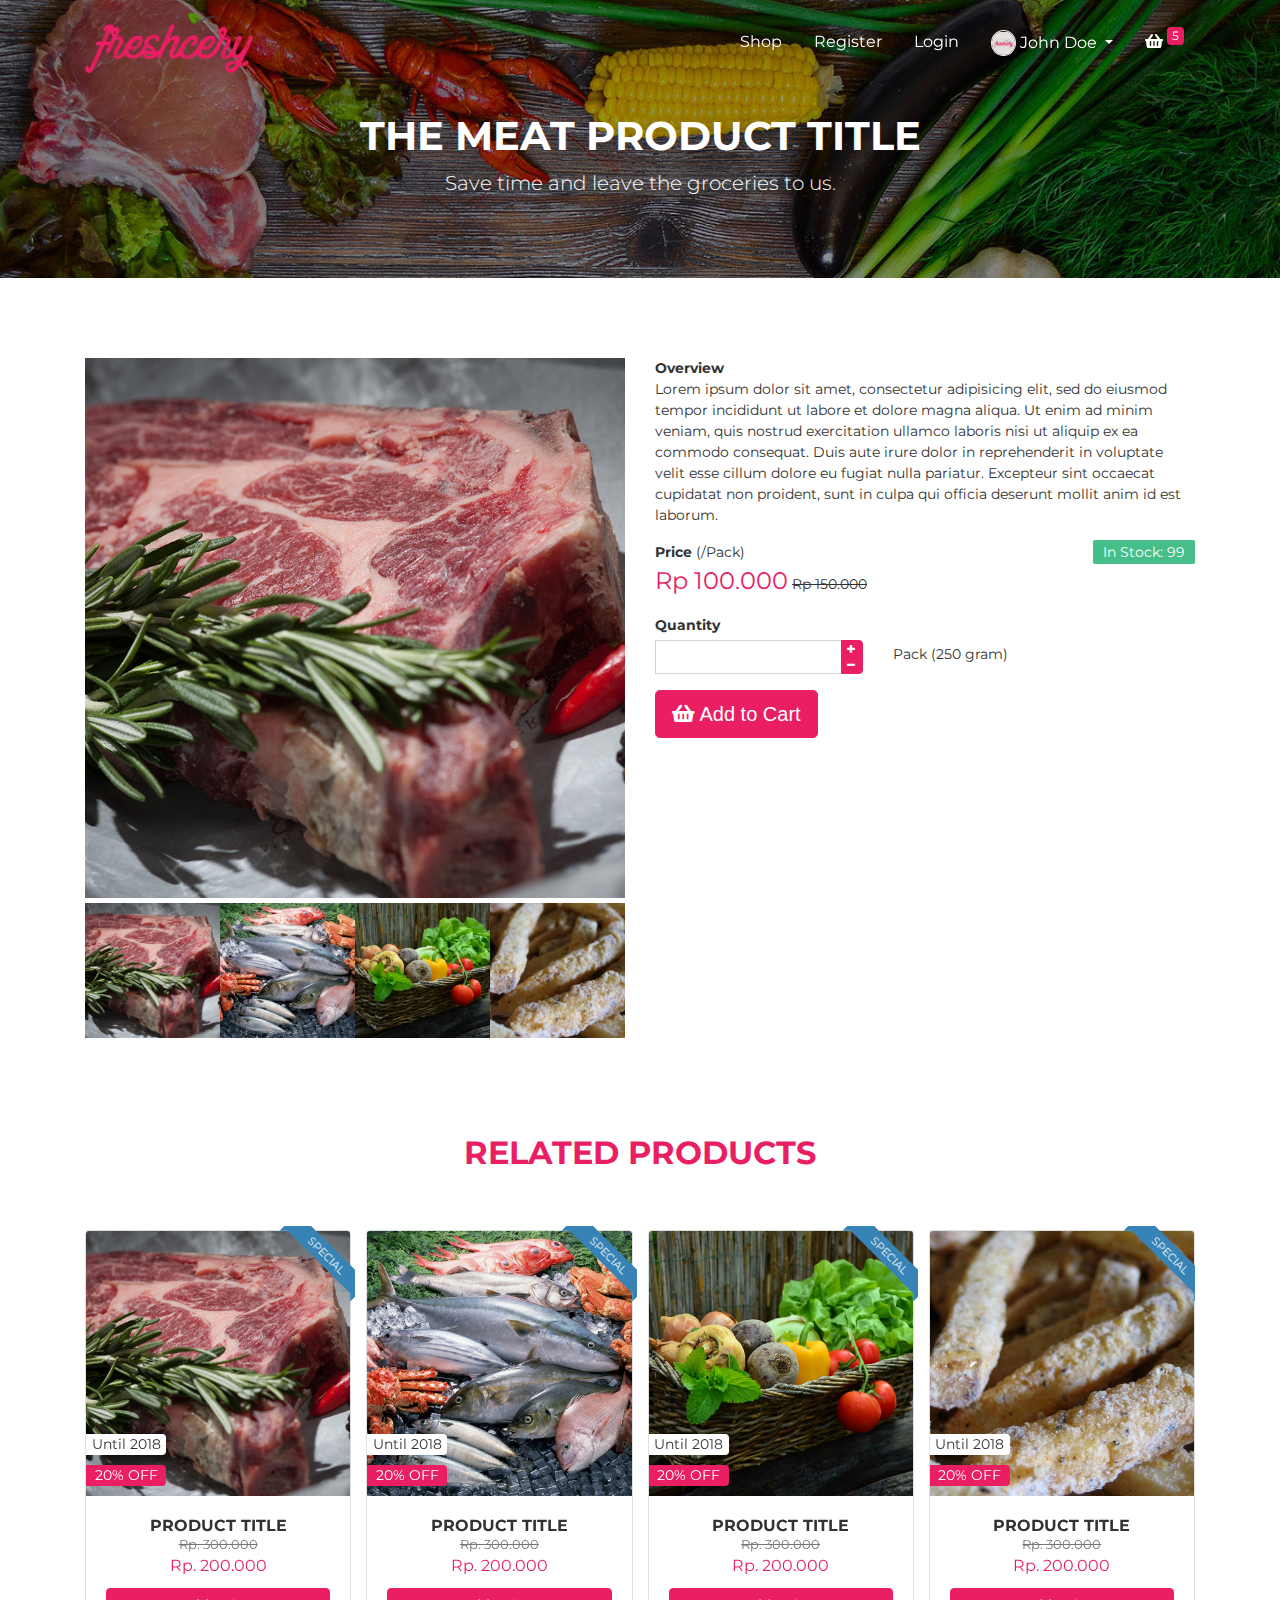
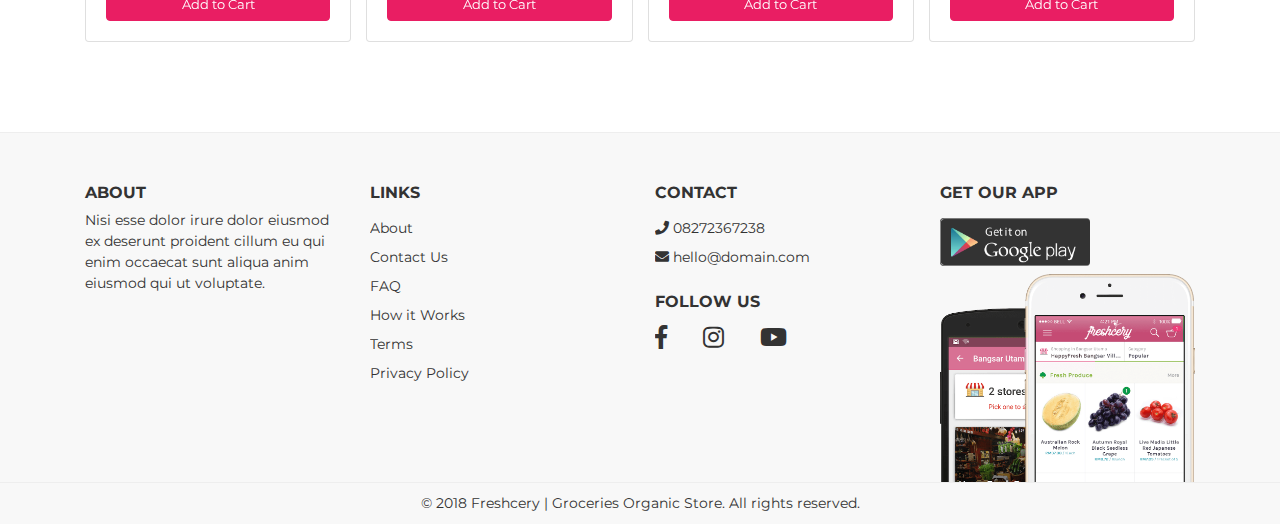
<file: detail-product.html>
<!DOCTYPE html>
<html>
<head>
    <title>Freshcery | Groceries Organic Store</title>
    <meta charset="utf-8">
    <meta name="viewport" content="width=device-width, initial-scale=1.0">
    <link href="https://fonts.googleapis.com/css?family=Montserrat:400,700" rel="stylesheet" type="text/css">
    <link href="https://fonts.googleapis.com/css?family=Lato:400,700,400italic,700italic" rel="stylesheet" type="text/css">
    <link href="assets/fonts/sb-bistro/sb-bistro.css" rel="stylesheet" type="text/css">
    <link href="assets/fonts/font-awesome/font-awesome.css" rel="stylesheet" type="text/css">

    <link rel="stylesheet" type="text/css" media="all" href="assets/packages/bootstrap/bootstrap.css">
    <link rel="stylesheet" type="text/css" media="all" href="assets/packages/o2system-ui/o2system-ui.css">
    <link rel="stylesheet" type="text/css" media="all" href="assets/packages/owl-carousel/owl-carousel.css">
    <link rel="stylesheet" type="text/css" media="all" href="assets/packages/cloudzoom/cloudzoom.css">
    <link rel="stylesheet" type="text/css" media="all" href="assets/packages/thumbelina/thumbelina.css">
    <link rel="stylesheet" type="text/css" media="all" href="assets/packages/bootstrap-touchspin/bootstrap-touchspin.css">
    <link rel="stylesheet" type="text/css" media="all" href="assets/css/theme.css">

</head>
<body>
    <div class="page-header">
        <!--=============== Navbar ===============-->
        <nav class="navbar fixed-top navbar-expand-md navbar-dark bg-transparent" id="page-navigation">
            <div class="container">
                <!-- Navbar Brand -->
                <a href="index.html" class="navbar-brand">
                    <img src="assets/img/logo/logo.png" alt="">
                </a>

                <!-- Toggle Button -->
                <button class="navbar-toggler" type="button" data-toggle="collapse" data-target="#navbarcollapse" aria-controls="navbarCollapse" aria-expanded="false" aria-label="Toggle navigation">
                    <span class="navbar-toggler-icon"></span>
                </button>

                <div class="collapse navbar-collapse" id="navbarcollapse">
                    <!-- Navbar Menu -->
                    <ul class="navbar-nav ml-auto">
                        <li class="nav-item">
                            <a href="shop.html" class="nav-link">Shop</a>
                        </li>
                        <li class="nav-item">
                            <a href="register.html" class="nav-link">Register</a>
                        </li>
                        <li class="nav-item">
                            <a href="login.html" class="nav-link">Login</a>
                        </li>
                        <li class="nav-item dropdown">
                            <a class="nav-link dropdown-toggle" href="javascript:void(0)" id="navbarDropdown" role="button" data-toggle="dropdown" aria-haspopup="true" aria-expanded="false">
                                <div class="avatar-header"><img src="assets/img/logo/avatar.jpg"></div> John Doe
                            </a>
                            <div class="dropdown-menu" aria-labelledby="navbarDropdown">
                                <a class="dropdown-item" href="transaction.html">Transactions History</a>
                                <a class="dropdown-item" href="setting.html">Settings</a>
                            </div>
                          </li>
                        <li class="nav-item dropdown">
                            <a href="javascript:void(0)" class="nav-link dropdown-toggle" data-toggle="dropdown" aria-haspopup="true" aria-expanded="false">
                                <i class="fa fa-shopping-basket"></i> <span class="badge badge-primary">5</span>
                            </a>
                            <div class="dropdown-menu shopping-cart">
                                <ul>
                                    <li>
                                        <div class="drop-title">Your Cart</div>
                                    </li>
                                    <li>
                                        <div class="shopping-cart-list">
                                            <div class="media">
                                                <img class="d-flex mr-3" src="assets/img/logo/avatar.jpg" width="60">
                                                <div class="media-body">
                                                    <h5><a href="javascript:void(0)">Carrot</a></h5>
                                                    <p class="price">
                                                        <span class="discount text-muted">Rp. 700.000</span>
                                                        <span>Rp. 100.000</span>
                                                    </p>
                                                    <p class="text-muted">Qty: 1</p>
                                                </div>
                                            </div>
                                            <div class="media">
                                                <img class="d-flex mr-3" src="assets/img/logo/avatar.jpg" width="60">
                                                <div class="media-body">
                                                    <h5><a href="javascript:void(0)">Carrot</a></h5>
                                                    <p class="price">
                                                        <span class="discount text-muted">Rp. 700.000</span>
                                                        <span>Rp. 100.000</span>
                                                    </p>
                                                    <p class="text-muted">Qty: 1</p>
                                                </div>
                                            </div>
                                            <div class="media">
                                                <img class="d-flex mr-3" src="assets/img/logo/avatar.jpg" width="60">
                                                <div class="media-body">
                                                    <h5><a href="javascript:void(0)">Carrot</a></h5>
                                                    <p class="price">
                                                        <span class="discount text-muted">Rp. 700.000</span>
                                                        <span>Rp. 100.000</span>
                                                    </p>
                                                    <p class="text-muted">Qty: 1</p>
                                                </div>
                                            </div>
                                            <div class="media">
                                                <img class="d-flex mr-3" src="assets/img/logo/avatar.jpg" width="60">
                                                <div class="media-body">
                                                    <h5><a href="javascript:void(0)">Carrot</a></h5>
                                                    <p class="price">
                                                        <span class="discount text-muted">Rp. 700.000</span>
                                                        <span>Rp. 100.000</span>
                                                    </p>
                                                    <p class="text-muted">Qty: 1</p>
                                                </div>
                                            </div>
                                        </div>
                                    </li>
                                    <li>
                                        <div class="drop-title d-flex justify-content-between">
                                            <span>Total:</span>
                                            <span class="text-primary"><strong>Rp. 2000.000</strong></span>
                                        </div>
                                    </li>
                                    <li class="d-flex justify-content-between pl-3 pr-3 pt-3">
                                        <a href="cart.html" class="btn btn-default">View Cart</a>
                                        <a href="checkout.html" class="btn btn-primary">Checkout</a>
                                    </li>
                                </ul>
                            </div>
                        </li>
                    </ul>
                </div>

            </div>
        </nav>
    </div>
    <div id="page-content" class="page-content">
        <div class="banner">
            <div class="jumbotron jumbotron-bg text-center rounded-0" style="background-image: url('assets/img/bg-header.jpg');">
                <div class="container">
                    <h1 class="pt-5">
                        The Meat Product Title
                    </h1>
                    <p class="lead">
                        Save time and leave the groceries to us.
                    </p>
                </div>
            </div>
        </div>
        <div class="product-detail">
            <div class="container">
                <div class="row">
                    <div class="col-sm-6">
                        <div class="slider-zoom">
                            <a href="assets/img/meats.jpg" class="cloud-zoom" rel="transparentImage: '[data-uri]', useWrapper: false, showTitle: false, zoomWidth:'500', zoomHeight:'500', adjustY:0, adjustX:10" id="cloudZoom">
                                <img alt="Detail Zoom thumbs image" src="assets/img/meats.jpg" style="width: 100%;">
                            </a>
                        </div>

                        <div class="slider-thumbnail">
                            <ul class="d-flex flex-wrap p-0 list-unstyled">
                                <li>
                                    <a href="assets/img/meats.jpg" rel="gallerySwitchOnMouseOver: true, popupWin:'assets/img/meats.jpg', useZoom: 'cloudZoom', smallImage: 'assets/img/meats.jpg'" class="cloud-zoom-gallery">
                                        <img itemprop="image" src="assets/img/meats.jpg" style="width:135px;">
                                    </a>
                                </li>
                                <li>
                                    <a href="assets/img/fish.jpg" rel="gallerySwitchOnMouseOver: true, popupWin:'assets/img/fish.jpg', useZoom: 'cloudZoom', smallImage: 'assets/img/fish.jpg'" class="cloud-zoom-gallery">
                                        <img itemprop="image" src="assets/img/fish.jpg" style="width:135px;">
                                    </a>
                                </li>
                                <li>
                                    <a href="assets/img/vegetables.jpg" rel="gallerySwitchOnMouseOver: true, popupWin:'assets/img/vegetables.jpg', useZoom: 'cloudZoom', smallImage: 'assets/img/vegetables.jpg'" class="cloud-zoom-gallery">
                                        <img itemprop="image" src="assets/img/vegetables.jpg" style="width:135px;">
                                    </a>
                                </li>
                                <li>
                                    <a href="assets/img/frozen.jpg" rel="gallerySwitchOnMouseOver: true, popupWin:'assets/img/frozen.jpg', useZoom: 'cloudZoom', smallImage: 'assets/img/frozen.jpg'" class="cloud-zoom-gallery">
                                        <img itemprop="image" src="assets/img/frozen.jpg" style="width:135px;">
                                    </a>
                                </li>
                            </ul>
                        </div>

                    </div>
                    <div class="col-sm-6">
                        <p>
                            <strong>Overview</strong><br>
                            Lorem ipsum dolor sit amet, consectetur adipisicing elit, sed do eiusmod
                            tempor incididunt ut labore et dolore magna aliqua. Ut enim ad minim veniam,
                            quis nostrud exercitation ullamco laboris nisi ut aliquip ex ea commodo
                            consequat. Duis aute irure dolor in reprehenderit in voluptate velit esse
                            cillum dolore eu fugiat nulla pariatur. Excepteur sint occaecat cupidatat non
                            proident, sunt in culpa qui officia deserunt mollit anim id est laborum.
                        </p>
                        <div class="row">
                            <div class="col-sm-6">
                                <p>
                                    <strong>Price</strong> (/Pack)<br>
                                    <span class="price">Rp 100.000</span>
                                    <span class="old-price">Rp 150.000</span>
                                </p>
                            </div>
                            <div class="col-sm-6 text-right">
                                <p>
                                    <span class="stock available">In Stock: 99</span>
                                </p>
                            </div>
                        </div>
                        <p class="mb-1">
                            <strong>Quantity</strong>
                        </p>
                        <div class="row">
                            <div class="col-sm-5">
                                <input class="vertical-spin" type="text" data-bts-button-down-class="btn btn-primary" data-bts-button-up-class="btn btn-primary" value="" name="vertical-spin">
                            </div>
                            <div class="col-sm-6"><span class="pt-1 d-inline-block">Pack (250 gram)</span></div>
                        </div>

                        <button class="mt-3 btn btn-primary btn-lg">
                            <i class="fa fa-shopping-basket"></i> Add to Cart
                        </button>
                    </div>
                </div>
            </div>
        </div>

        <section id="related-product">
            <div class="container">
                <div class="row">
                    <div class="col-md-12">
                        <h2 class="title">Related Products</h2>
                        <div class="product-carousel owl-carousel">
                            <div class="item">
                                <div class="card card-product">
                                    <div class="card-ribbon">
                                        <div class="card-ribbon-container right">
                                            <span class="ribbon ribbon-primary">SPECIAL</span>
                                        </div>
                                    </div>
                                    <div class="card-badge">
                                        <div class="card-badge-container left">
                                            <span class="badge badge-default">
                                                Until 2018
                                            </span>
                                            <span class="badge badge-primary">
                                                20% OFF
                                            </span>
                                        </div>
                                        <img src="assets/img/meats.jpg" alt="Card image 2" class="card-img-top">
                                    </div>
                                    <div class="card-body">
                                        <h4 class="card-title">
                                            <a href="detail-product.html">Product Title</a>
                                        </h4>
                                        <div class="card-price">
                                            <span class="discount">Rp. 300.000</span>
                                            <span class="reguler">Rp. 200.000</span>
                                        </div>
                                        <a href="detail-product.html" class="btn btn-block btn-primary">
                                            Add to Cart
                                        </a>

                                    </div>
                                </div>
                            </div>
                            <div class="item">
                                <div class="card card-product">
                                    <div class="card-ribbon">
                                        <div class="card-ribbon-container right">
                                            <span class="ribbon ribbon-primary">SPECIAL</span>
                                        </div>
                                    </div>
                                    <div class="card-badge">
                                        <div class="card-badge-container left">
                                            <span class="badge badge-default">
                                                Until 2018
                                            </span>
                                            <span class="badge badge-primary">
                                                20% OFF
                                            </span>
                                        </div>
                                        <img src="assets/img/fish.jpg" alt="Card image 2" class="card-img-top">
                                    </div>
                                    <div class="card-body">
                                        <h4 class="card-title">
                                            <a href="detail-product.html">Product Title</a>
                                        </h4>
                                        <div class="card-price">
                                            <span class="discount">Rp. 300.000</span>
                                            <span class="reguler">Rp. 200.000</span>
                                        </div>
                                        <a href="detail-product.html" class="btn btn-block btn-primary">
                                            Add to Cart
                                        </a>

                                    </div>
                                </div>
                            </div>
                            <div class="item">
                                <div class="card card-product">
                                    <div class="card-ribbon">
                                        <div class="card-ribbon-container right">
                                            <span class="ribbon ribbon-primary">SPECIAL</span>
                                        </div>
                                    </div>
                                    <div class="card-badge">
                                        <div class="card-badge-container left">
                                            <span class="badge badge-default">
                                                Until 2018
                                            </span>
                                            <span class="badge badge-primary">
                                                20% OFF
                                            </span>
                                        </div>
                                        <img src="assets/img/vegetables.jpg" alt="Card image 2" class="card-img-top">
                                    </div>
                                    <div class="card-body">
                                        <h4 class="card-title">
                                            <a href="detail-product.html">Product Title</a>
                                        </h4>
                                        <div class="card-price">
                                            <span class="discount">Rp. 300.000</span>
                                            <span class="reguler">Rp. 200.000</span>
                                        </div>
                                        <a href="detail-product.html" class="btn btn-block btn-primary">
                                            Add to Cart
                                        </a>

                                    </div>
                                </div>
                            </div>
                            <div class="item">
                                <div class="card card-product">
                                    <div class="card-ribbon">
                                        <div class="card-ribbon-container right">
                                            <span class="ribbon ribbon-primary">SPECIAL</span>
                                        </div>
                                    </div>
                                    <div class="card-badge">
                                        <div class="card-badge-container left">
                                            <span class="badge badge-default">
                                                Until 2018
                                            </span>
                                            <span class="badge badge-primary">
                                                20% OFF
                                            </span>
                                        </div>
                                        <img src="assets/img/frozen.jpg" alt="Card image 2" class="card-img-top">
                                    </div>
                                    <div class="card-body">
                                        <h4 class="card-title">
                                            <a href="detail-product.html">Product Title</a>
                                        </h4>
                                        <div class="card-price">
                                            <span class="discount">Rp. 300.000</span>
                                            <span class="reguler">Rp. 200.000</span>
                                        </div>
                                        <a href="detail-product.html" class="btn btn-block btn-primary">
                                            Add to Cart
                                        </a>

                                    </div>
                                </div>
                            </div>
                            <div class="item">
                                <div class="card card-product">
                                    <div class="card-ribbon">
                                        <div class="card-ribbon-container right">
                                            <span class="ribbon ribbon-primary">SPECIAL</span>
                                        </div>
                                    </div>
                                    <div class="card-badge">
                                        <div class="card-badge-container left">
                                            <span class="badge badge-default">
                                                Until 2018
                                            </span>
                                            <span class="badge badge-primary">
                                                20% OFF
                                            </span>
                                        </div>
                                        <img src="assets/img/fruits.jpg" alt="Card image 2" class="card-img-top">
                                    </div>
                                    <div class="card-body">
                                        <h4 class="card-title">
                                            <a href="detail-product.html">Product Title</a>
                                        </h4>
                                        <div class="card-price">
                                            <span class="discount">Rp. 300.000</span>
                                            <span class="reguler">Rp. 200.000</span>
                                        </div>
                                        <a href="detail-product.html" class="btn btn-block btn-primary">
                                            Add to Cart
                                        </a>

                                    </div>
                                </div>
                            </div>
                        </div>
                    </div>
                </div>
            </div>
        </section>
    </div>
    <footer>
        <div class="container">
            <div class="row">
                <div class="col-md-3">
                    <h5>About</h5>
                    <p>Nisi esse dolor irure dolor eiusmod ex deserunt proident cillum eu qui enim occaecat sunt aliqua anim eiusmod qui ut voluptate.</p>
                </div>
                <div class="col-md-3">
                    <h5>Links</h5>
                    <ul>
                        <li>
                            <a href="about.html">About</a>
                        </li>
                        <li>
                            <a href="contact.html">Contact Us</a>
                        </li>
                        <li>
                            <a href="faq.html">FAQ</a>
                        </li>
                        <li>
                            <a href="javascript:void(0)">How it Works</a>
                        </li>
                        <li>
                            <a href="terms.html">Terms</a>
                        </li>
                        <li>
                            <a href="privacy.html">Privacy Policy</a>
                        </li>
                    </ul>
                </div>
                <div class="col-md-3">
                     <h5>Contact</h5>
                     <ul>
                         <li>
                            <a href="tel:+620892738334"><i class="fa fa-phone"></i> 08272367238</a>
                        </li>
                        <li>
                            <a href="mailto:hello@domain.com"><i class="fa fa-envelope"></i> hello@domain.com</a>
                         </li>
                     </ul>

                     <h5>Follow Us</h5>
                     <ul class="social">
                         <li>
                            <a href="javascript:void(0)" target="_blank"><i class="fab fa-facebook-f"></i></a>
                         </li>
                         <li>
                            <a href="javascript:void(0)" target="_blank"><i class="fab fa-instagram"></i></a>
                         </li>
                         <li>
                            <a href="javascript:void(0)" target="_blank"><i class="fab fa-youtube"></i></a>
                         </li>
                     </ul>
                </div>
                <div class="col-md-3">
                     <h5>Get Our App</h5>
                     <ul class="mb-0">
                         <li class="download-app">
                             <a href="#"><img src="assets/img/playstore.png"></a>
                         </li>
                         <li style="height: 200px">
                             <div class="mockup">
                                 <img src="assets/img/mockup.png">
                             </div>
                         </li>
                     </ul>
                </div>
            </div>
        </div>
        <p class="copyright">&copy; 2018 Freshcery | Groceries Organic Store. All rights reserved.</p>
    </footer>

    <script type="text/javascript" src="assets/js/jquery.js"></script>
    <script type="text/javascript" src="assets/js/jquery-migrate.js"></script>
    <script type="text/javascript" src="assets/packages/bootstrap/libraries/popper.js"></script>
    <script type="text/javascript" src="assets/packages/bootstrap/bootstrap.js"></script>
    <script type="text/javascript" src="assets/packages/o2system-ui/o2system-ui.js"></script>
    <script type="text/javascript" src="assets/packages/owl-carousel/owl-carousel.js"></script>
    <script type="text/javascript" src="assets/packages/cloudzoom/cloudzoom.js"></script>
    <script type="text/javascript" src="assets/packages/thumbelina/thumbelina.js"></script>
    <script type="text/javascript" src="assets/packages/bootstrap-touchspin/bootstrap-touchspin.js"></script>
    <script type="text/javascript" src="assets/js/theme.js"></script>
</body>
</html>
</file>
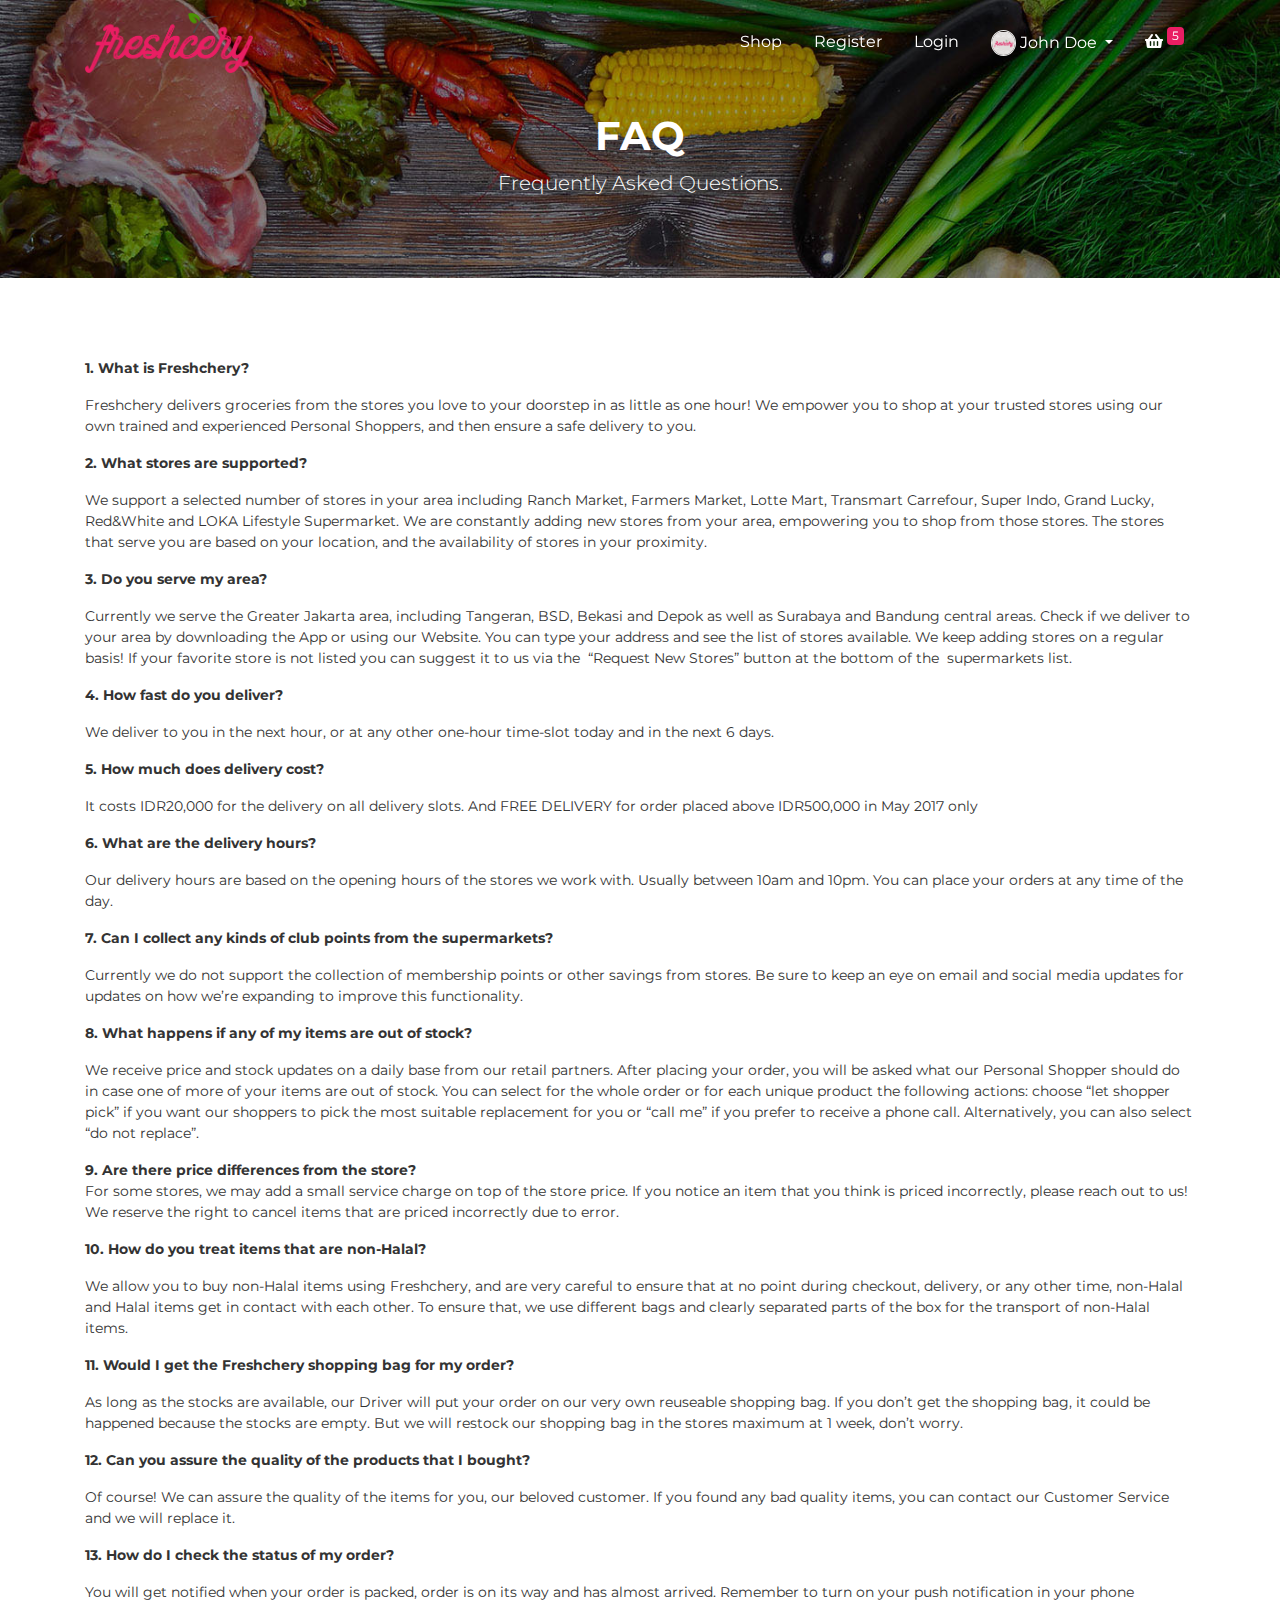
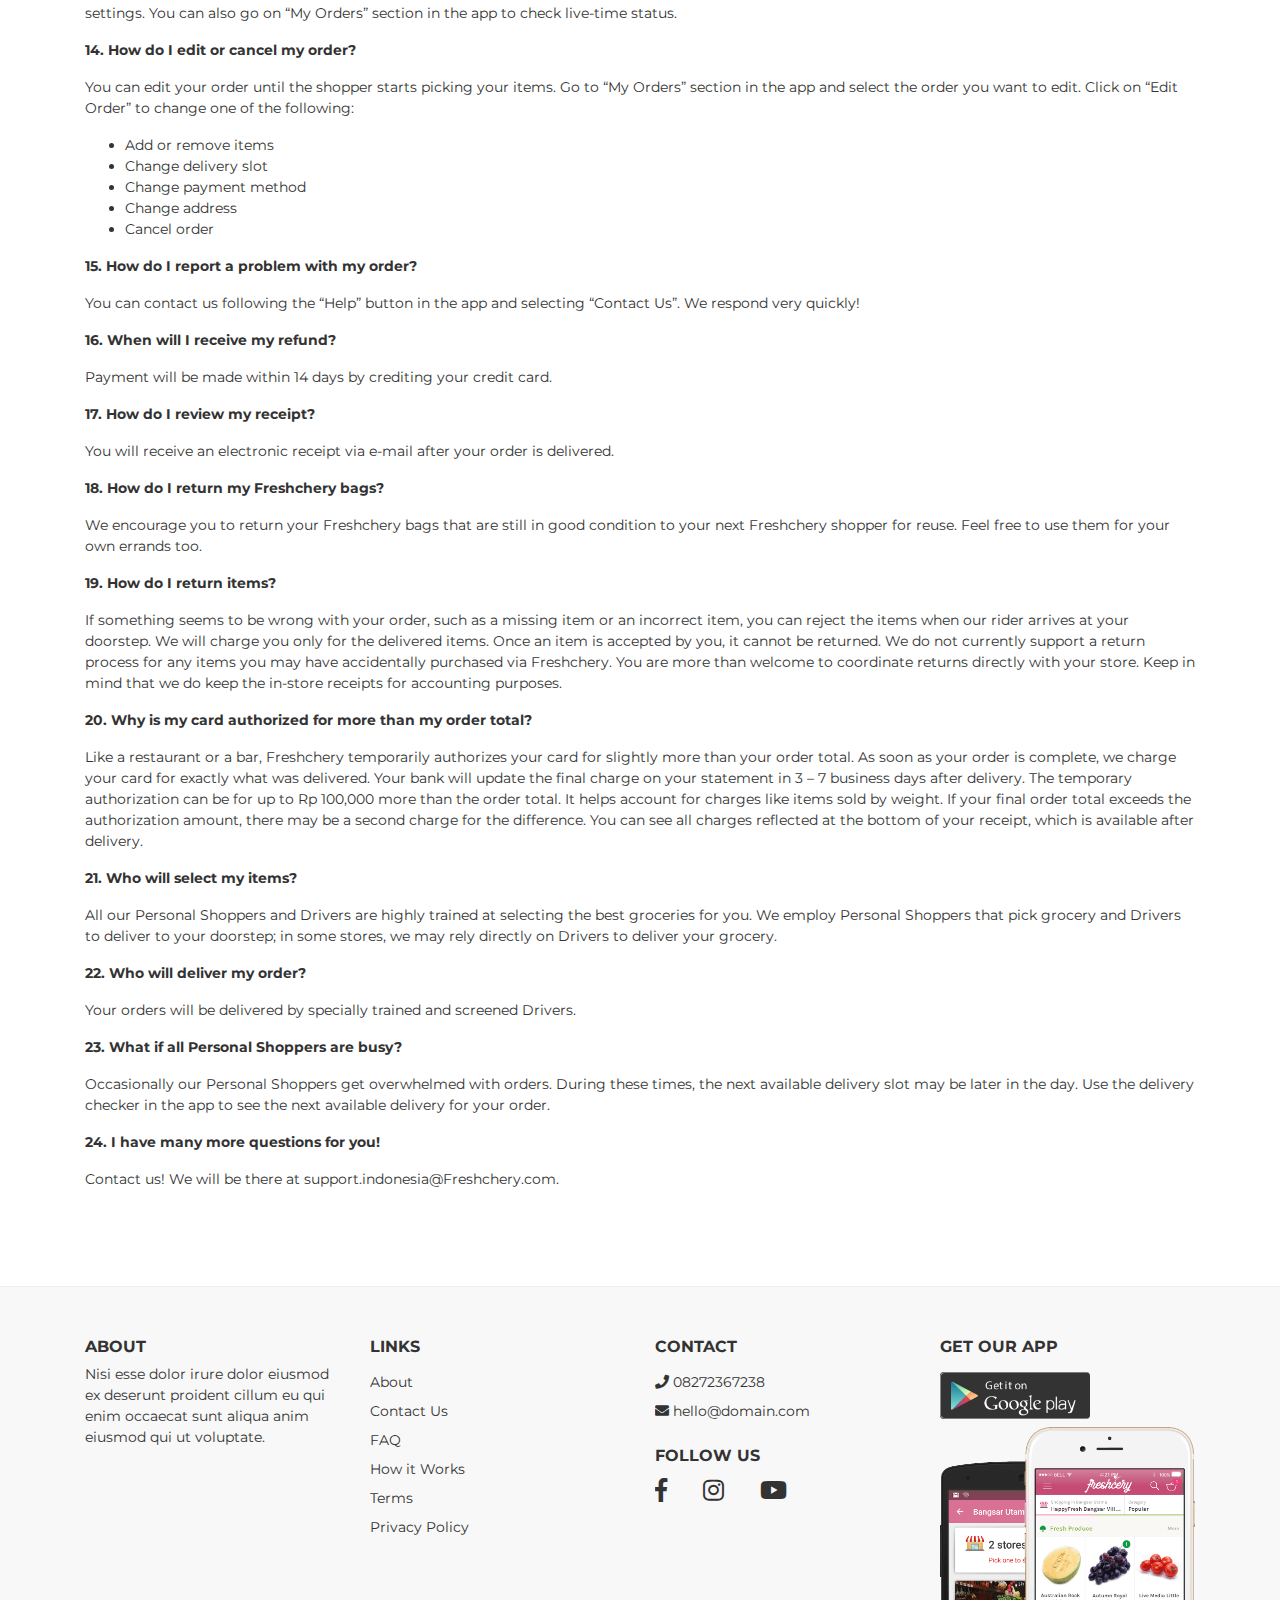
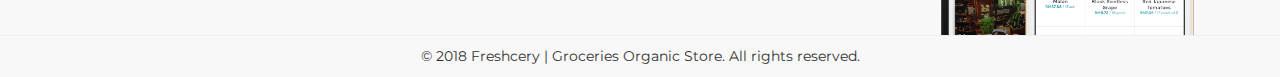
<file: faq.html>
<!DOCTYPE html>
<html>
<head>
    <title>Freshcery | Groceries Organic Store</title>
    <meta charset="utf-8">
    <meta name="viewport" content="width=device-width, initial-scale=1.0">
    <link href="https://fonts.googleapis.com/css?family=Montserrat:400,700" rel="stylesheet" type="text/css">
    <link href="https://fonts.googleapis.com/css?family=Lato:400,700,400italic,700italic" rel="stylesheet" type="text/css">
    <link href="assets/fonts/sb-bistro/sb-bistro.css" rel="stylesheet" type="text/css">
    <link href="assets/fonts/font-awesome/font-awesome.css" rel="stylesheet" type="text/css">

    <link rel="stylesheet" type="text/css" media="all" href="assets/packages/bootstrap/bootstrap.css">
    <link rel="stylesheet" type="text/css" media="all" href="assets/packages/o2system-ui/o2system-ui.css">
    <link rel="stylesheet" type="text/css" media="all" href="assets/packages/owl-carousel/owl-carousel.css">
    <link rel="stylesheet" type="text/css" media="all" href="assets/packages/cloudzoom/cloudzoom.css">
    <link rel="stylesheet" type="text/css" media="all" href="assets/packages/thumbelina/thumbelina.css">
    <link rel="stylesheet" type="text/css" media="all" href="assets/packages/bootstrap-touchspin/bootstrap-touchspin.css">
    <link rel="stylesheet" type="text/css" media="all" href="assets/css/theme.css">

</head>
<body>
    <div class="page-header">
        <!--=============== Navbar ===============-->
        <nav class="navbar fixed-top navbar-expand-md navbar-dark bg-transparent" id="page-navigation">
            <div class="container">
                <!-- Navbar Brand -->
                <a href="index.html" class="navbar-brand">
                    <img src="assets/img/logo/logo.png" alt="">
                </a>

                <!-- Toggle Button -->
                <button class="navbar-toggler" type="button" data-toggle="collapse" data-target="#navbarcollapse" aria-controls="navbarCollapse" aria-expanded="false" aria-label="Toggle navigation">
                    <span class="navbar-toggler-icon"></span>
                </button>

                <div class="collapse navbar-collapse" id="navbarcollapse">
                    <!-- Navbar Menu -->
                    <ul class="navbar-nav ml-auto">
                        <li class="nav-item">
                            <a href="shop.html" class="nav-link">Shop</a>
                        </li>
                        <li class="nav-item">
                            <a href="register.html" class="nav-link">Register</a>
                        </li>
                        <li class="nav-item">
                            <a href="login.html" class="nav-link">Login</a>
                        </li>
                        <li class="nav-item dropdown">
                            <a class="nav-link dropdown-toggle" href="javascript:void(0)" id="navbarDropdown" role="button" data-toggle="dropdown" aria-haspopup="true" aria-expanded="false">
                                <div class="avatar-header"><img src="assets/img/logo/avatar.jpg"></div> John Doe
                            </a>
                            <div class="dropdown-menu" aria-labelledby="navbarDropdown">
                                <a class="dropdown-item" href="transaction.html">Transactions History</a>
                                <a class="dropdown-item" href="setting.html">Settings</a>
                            </div>
                          </li>
                        <li class="nav-item dropdown">
                            <a href="javascript:void(0)" class="nav-link dropdown-toggle" data-toggle="dropdown" aria-haspopup="true" aria-expanded="false">
                                <i class="fa fa-shopping-basket"></i> <span class="badge badge-primary">5</span>
                            </a>
                            <div class="dropdown-menu shopping-cart">
                                <ul>
                                    <li>
                                        <div class="drop-title">Your Cart</div>
                                    </li>
                                    <li>
                                        <div class="shopping-cart-list">
                                            <div class="media">
                                                <img class="d-flex mr-3" src="assets/img/logo/avatar.jpg" width="60">
                                                <div class="media-body">
                                                    <h5><a href="javascript:void(0)">Carrot</a></h5>
                                                    <p class="price">
                                                        <span class="discount text-muted">Rp. 700.000</span>
                                                        <span>Rp. 100.000</span>
                                                    </p>
                                                    <p class="text-muted">Qty: 1</p>
                                                </div>
                                            </div>
                                            <div class="media">
                                                <img class="d-flex mr-3" src="assets/img/logo/avatar.jpg" width="60">
                                                <div class="media-body">
                                                    <h5><a href="javascript:void(0)">Carrot</a></h5>
                                                    <p class="price">
                                                        <span class="discount text-muted">Rp. 700.000</span>
                                                        <span>Rp. 100.000</span>
                                                    </p>
                                                    <p class="text-muted">Qty: 1</p>
                                                </div>
                                            </div>
                                            <div class="media">
                                                <img class="d-flex mr-3" src="assets/img/logo/avatar.jpg" width="60">
                                                <div class="media-body">
                                                    <h5><a href="javascript:void(0)">Carrot</a></h5>
                                                    <p class="price">
                                                        <span class="discount text-muted">Rp. 700.000</span>
                                                        <span>Rp. 100.000</span>
                                                    </p>
                                                    <p class="text-muted">Qty: 1</p>
                                                </div>
                                            </div>
                                            <div class="media">
                                                <img class="d-flex mr-3" src="assets/img/logo/avatar.jpg" width="60">
                                                <div class="media-body">
                                                    <h5><a href="javascript:void(0)">Carrot</a></h5>
                                                    <p class="price">
                                                        <span class="discount text-muted">Rp. 700.000</span>
                                                        <span>Rp. 100.000</span>
                                                    </p>
                                                    <p class="text-muted">Qty: 1</p>
                                                </div>
                                            </div>
                                        </div>
                                    </li>
                                    <li>
                                        <div class="drop-title d-flex justify-content-between">
                                            <span>Total:</span>
                                            <span class="text-primary"><strong>Rp. 2000.000</strong></span>
                                        </div>
                                    </li>
                                    <li class="d-flex justify-content-between pl-3 pr-3 pt-3">
                                        <a href="cart.html" class="btn btn-default">View Cart</a>
                                        <a href="checkout.html" class="btn btn-primary">Checkout</a>
                                    </li>
                                </ul>
                            </div>
                        </li>
                    </ul>
                </div>

            </div>
        </nav>
    </div>
    <div id="page-content" class="page-content">
        <div class="banner">
            <div class="jumbotron jumbotron-bg text-center rounded-0" style="background-image: url('assets/img/bg-header.jpg');">
                <div class="container">
                    <h1 class="pt-5">
                        FAQ
                    </h1>
                    <p class="lead">
                        Frequently Asked Questions.
                    </p>
                </div>
            </div>
        </div>

        <section id="faq">
            <div class="container">
                <div class="row">
                    <div class="col-md-12">
                        <p><strong>1. What is Freshchery?</strong></p>
                        <p>Freshchery delivers groceries from the stores you love to your doorstep in as little as one hour! We empower you to shop at your trusted stores using our own trained and experienced Personal Shoppers, and then ensure a safe delivery to you.</p>
                        <p><strong>2. What stores are supported?</strong></p>
                        <p>We support a selected number of stores in your area including Ranch Market, Farmers Market, Lotte Mart, Transmart Carrefour, Super Indo, Grand Lucky, Red&amp;White and LOKA Lifestyle Supermarket. We are constantly adding new stores from your area, empowering you to shop from those stores. The stores that serve you are based on your location, and the availability of stores in your proximity.</p>
                        <p><strong>3. Do you serve my area?</strong></p>
                        <p>Currently we serve the Greater Jakarta area, including Tangeran, BSD, Bekasi and Depok as well as Surabaya and Bandung central areas. Check if we deliver to your area by downloading the App or using our Website. You can type your address and see the list of stores available. We keep adding stores on a regular basis! If your favorite store is not listed you can suggest it to us via the &nbsp;“Request New Stores” button at the bottom of the&nbsp; supermarkets list.</p>
                        <p><strong>4. How fast do you deliver?</strong></p>
                        <p>We deliver to you in the next hour, or at any other one-hour time-slot today and in the next 6 days.</p>
                        <p><strong>5. How much does delivery cost?</strong></p>
                        <p>It costs IDR20,000 for the&nbsp;delivery on all delivery slots. And FREE DELIVERY for order placed above IDR500,000 in May 2017 only</p>
                        <p><strong>6. What are the delivery hours?</strong></p>
                        <p>Our delivery hours are based on the opening hours of the stores we work with. Usually between 10am and 10pm. You can place your orders at any time of the day.</p>
                        <p><strong>7. Can I collect any kinds of club points from the supermarkets?</strong></p>
                        <p>Currently we do not support the collection of membership points or other savings from stores. Be sure to keep an eye on email and social media updates for updates on how we’re expanding to improve this functionality.</p>
                        <p><strong>8. What happens if any of my items are out of stock?</strong></p>
                        <p>We receive price and stock updates on a daily base from our retail partners. After placing your order, you will be asked what our Personal Shopper should do in case one of more of your items are out of stock. You can select for the whole order or for each unique product the following actions: choose “let shopper pick” if you want our shoppers to pick the most suitable replacement for you or “call me” if you prefer to receive a phone call. Alternatively, you can also select “do not replace”.</p>
                        <p><strong>9. Are there price differences from the store?</strong><br>
                        For some stores, we may add a small service charge on top of the store price. If you notice an item that you think is priced incorrectly, please reach out to us! We reserve the right to cancel items that are priced incorrectly due to error.</p>
                        <p><strong>10. How do you treat items that are non-Halal?</strong></p>
                        <p>We allow you to buy non-Halal items using Freshchery, and are very careful to ensure that at no point during checkout, delivery, or any other time, non-Halal and Halal items get in contact with each other. To ensure that, we use different bags and clearly separated parts of the box for the transport of non-Halal items.</p>
                        <p><strong>11. Would I get the Freshchery shopping bag for my order?</strong></p>
                        <p>As long as the stocks are available, our Driver will put your order on our very own reuseable shopping bag. If you don’t get the shopping bag, it could be happened because the stocks are empty. But we will restock our shopping bag in the stores maximum at 1 week, don’t worry.</p>
                        <p><strong>12.&nbsp;Can you assure the quality of the products that I bought?</strong></p>
                        <p>Of course! We can assure the quality of the items for you, our beloved customer. If you found any bad quality items, you can contact our Customer Service and we will replace it.</p>
                        <p><strong>13. How do I check the status of my order?</strong></p>
                        <p>You will get notified when your order is packed, order is on its way and has almost arrived. Remember to turn on your push notification in your phone settings. You can also go on “My Orders” section in the app to check live-time status.</p>
                        <p><strong>14. How do I edit or cancel my order?</strong></p>
                        <p>You can edit your order until the shopper starts picking your items. Go to “My Orders” section in the app and select the order you want to edit. Click on “Edit Order” to change one of the following:</p>
                        <ul>
                        <li>Add or remove items</li>
                        <li>Change delivery slot</li>
                        <li>Change payment method</li>
                        <li>Change address</li>
                        <li>Cancel order</li>
                        </ul>
                        <p><strong>15. How do I report a problem with my order?</strong></p>
                        <p>You can contact us following the “Help” button in the app and selecting “Contact Us”. We respond very quickly!</p>
                        <p><strong>16. When will I receive my refund?</strong></p>
                        <p>Payment will be made within 14 days by crediting your credit card.</p>
                        <p><strong>17. How do I review my receipt?</strong></p>
                        <p>You will receive an electronic receipt via e-mail after your order is delivered.</p>
                        <p><strong>18. How do I return my Freshchery bags?</strong></p>
                        <p>We encourage you to return your Freshchery bags that are still in good condition to your next Freshchery shopper for reuse. Feel free to use them for your own errands too.</p>
                        <p><strong>19. How do I return items?</strong></p>
                        <p>If something seems to be wrong with your order, such as a missing item or an incorrect item, you can reject the items when our rider arrives at your doorstep. We will charge you only for the delivered items. Once an item is accepted by you, it cannot be returned. We do not currently support a return process for any items you may have accidentally purchased via Freshchery. You are more than welcome to coordinate returns directly with your store. Keep in mind that we do keep the in-store receipts for accounting purposes.</p>
                        <p><strong>20. Why is my card authorized for more than my order total?</strong></p>
                        <p>Like a restaurant or a bar, Freshchery temporarily authorizes your card for slightly more than your order total. As soon as your order is complete, we charge your card for exactly what was delivered. Your bank will update the final charge on your statement in 3 – 7 business days after delivery. The temporary authorization can be for up to Rp 100,000 more than the order total. It helps account for charges like items sold by weight. If your final order total exceeds the authorization amount, there may be a second charge for the difference. You can see all charges reflected at the bottom of your receipt, which is available after delivery.</p>
                        <p><strong>21. Who will select my items?</strong></p>
                        <p>All our Personal Shoppers and Drivers are highly trained at selecting the best groceries for you. We employ Personal Shoppers that pick grocery and Drivers to deliver to your doorstep; in some stores, we may rely directly on Drivers to deliver your grocery.</p>
                        <p><strong>22. Who will deliver my order?</strong></p>
                        <p>Your orders will be delivered by specially trained and screened Drivers.</p>
                        <p><strong>23. What if all Personal Shoppers are busy?</strong></p>
                        <p>Occasionally our Personal Shoppers get overwhelmed with orders. During these times, the next available delivery slot may be later in the day. Use the delivery checker in the app to see the next available delivery for your order.</p>
                        <p><strong>24. I have many more questions for you!</strong></p>
                        <p>Contact us! We will be there at support.indonesia@Freshchery.com.</p>


                    </div>
                </div>
            </div>
        </section>
    </div>
    <footer>
        <div class="container">
            <div class="row">
                <div class="col-md-3">
                    <h5>About</h5>
                    <p>Nisi esse dolor irure dolor eiusmod ex deserunt proident cillum eu qui enim occaecat sunt aliqua anim eiusmod qui ut voluptate.</p>
                </div>
                <div class="col-md-3">
                    <h5>Links</h5>
                    <ul>
                        <li>
                            <a href="about.html">About</a>
                        </li>
                        <li>
                            <a href="contact.html">Contact Us</a>
                        </li>
                        <li>
                            <a href="faq.html">FAQ</a>
                        </li>
                        <li>
                            <a href="javascript:void(0)">How it Works</a>
                        </li>
                        <li>
                            <a href="terms.html">Terms</a>
                        </li>
                        <li>
                            <a href="privacy.html">Privacy Policy</a>
                        </li>
                    </ul>
                </div>
                <div class="col-md-3">
                     <h5>Contact</h5>
                     <ul>
                         <li>
                            <a href="tel:+620892738334"><i class="fa fa-phone"></i> 08272367238</a>
                        </li>
                        <li>
                            <a href="mailto:hello@domain.com"><i class="fa fa-envelope"></i> hello@domain.com</a>
                         </li>
                     </ul>

                     <h5>Follow Us</h5>
                     <ul class="social">
                         <li>
                            <a href="javascript:void(0)" target="_blank"><i class="fab fa-facebook-f"></i></a>
                         </li>
                         <li>
                            <a href="javascript:void(0)" target="_blank"><i class="fab fa-instagram"></i></a>
                         </li>
                         <li>
                            <a href="javascript:void(0)" target="_blank"><i class="fab fa-youtube"></i></a>
                         </li>
                     </ul>
                </div>
                <div class="col-md-3">
                     <h5>Get Our App</h5>
                     <ul class="mb-0">
                         <li class="download-app">
                             <a href="#"><img src="assets/img/playstore.png"></a>
                         </li>
                         <li style="height: 200px">
                             <div class="mockup">
                                 <img src="assets/img/mockup.png">
                             </div>
                         </li>
                     </ul>
                </div>
            </div>
        </div>
        <p class="copyright">&copy; 2018 Freshcery | Groceries Organic Store. All rights reserved.</p>
    </footer>

    <script type="text/javascript" src="assets/js/jquery.js"></script>
    <script type="text/javascript" src="assets/js/jquery-migrate.js"></script>
    <script type="text/javascript" src="assets/packages/bootstrap/libraries/popper.js"></script>
    <script type="text/javascript" src="assets/packages/bootstrap/bootstrap.js"></script>
    <script type="text/javascript" src="assets/packages/o2system-ui/o2system-ui.js"></script>
    <script type="text/javascript" src="assets/packages/owl-carousel/owl-carousel.js"></script>
    <script type="text/javascript" src="assets/packages/cloudzoom/cloudzoom.js"></script>
    <script type="text/javascript" src="assets/packages/thumbelina/thumbelina.js"></script>
    <script type="text/javascript" src="assets/packages/bootstrap-touchspin/bootstrap-touchspin.js"></script>
    <script type="text/javascript" src="assets/js/theme.js"></script>
</body>
</html>
</file>
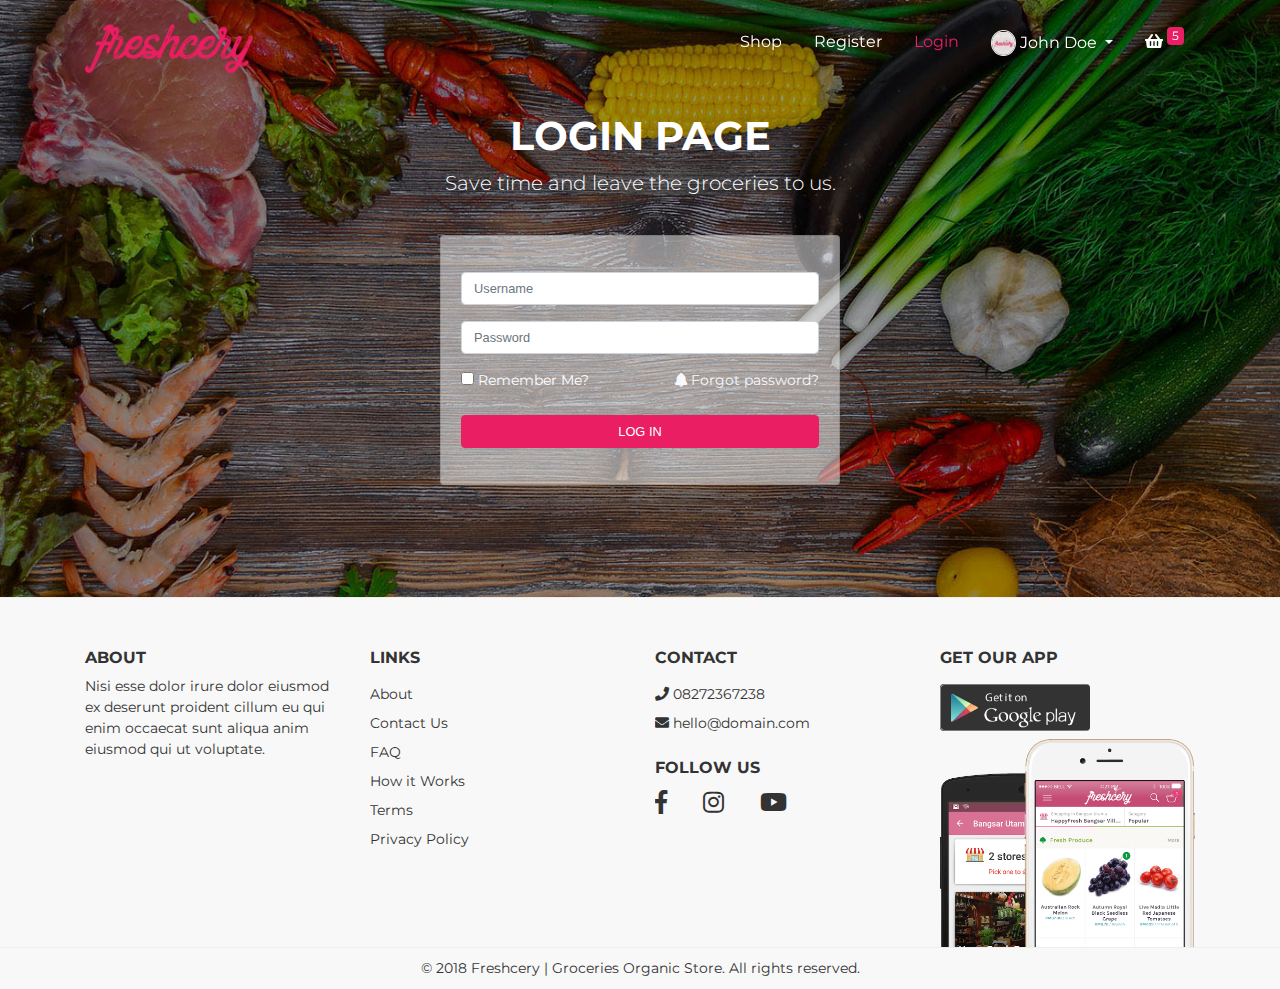
<file: login.html>
<!DOCTYPE html>
<html>
<head>
    <title>Freshcery | Groceries Organic Store</title>
    <meta charset="utf-8">
    <meta name="viewport" content="width=device-width, initial-scale=1.0">
    <link href="https://fonts.googleapis.com/css?family=Montserrat:400,700" rel="stylesheet" type="text/css">
    <link href="https://fonts.googleapis.com/css?family=Lato:400,700,400italic,700italic" rel="stylesheet" type="text/css">
    <link href="assets/fonts/sb-bistro/sb-bistro.css" rel="stylesheet" type="text/css">
    <link href="assets/fonts/font-awesome/font-awesome.css" rel="stylesheet" type="text/css">

    <link rel="stylesheet" type="text/css" media="all" href="assets/packages/bootstrap/bootstrap.css">
    <link rel="stylesheet" type="text/css" media="all" href="assets/packages/o2system-ui/o2system-ui.css">
    <link rel="stylesheet" type="text/css" media="all" href="assets/packages/owl-carousel/owl-carousel.css">
    <link rel="stylesheet" type="text/css" media="all" href="assets/packages/cloudzoom/cloudzoom.css">
    <link rel="stylesheet" type="text/css" media="all" href="assets/packages/thumbelina/thumbelina.css">
    <link rel="stylesheet" type="text/css" media="all" href="assets/packages/bootstrap-touchspin/bootstrap-touchspin.css">
    <link rel="stylesheet" type="text/css" media="all" href="assets/css/theme.css">

</head>
<body>
    <div class="page-header">
        <!--=============== Navbar ===============-->
        <nav class="navbar fixed-top navbar-expand-md navbar-dark bg-transparent" id="page-navigation">
            <div class="container">
                <!-- Navbar Brand -->
                <a href="index.html" class="navbar-brand">
                    <img src="assets/img/logo/logo.png" alt="">
                </a>

                <!-- Toggle Button -->
                <button class="navbar-toggler" type="button" data-toggle="collapse" data-target="#navbarcollapse" aria-controls="navbarCollapse" aria-expanded="false" aria-label="Toggle navigation">
                    <span class="navbar-toggler-icon"></span>
                </button>

                <div class="collapse navbar-collapse" id="navbarcollapse">
                    <!-- Navbar Menu -->
                    <ul class="navbar-nav ml-auto">
                        <li class="nav-item">
                            <a href="shop.html" class="nav-link">Shop</a>
                        </li>
                        <li class="nav-item">
                            <a href="register.html" class="nav-link">Register</a>
                        </li>
                        <li class="nav-item">
                            <a href="login.html" class="nav-link active">Login</a>
                        </li>
                        <li class="nav-item dropdown">
                            <a class="nav-link dropdown-toggle" href="javascript:void(0)" id="navbarDropdown" role="button" data-toggle="dropdown" aria-haspopup="true" aria-expanded="false">
                                <div class="avatar-header"><img src="assets/img/logo/avatar.jpg"></div> John Doe
                            </a>
                            <div class="dropdown-menu" aria-labelledby="navbarDropdown">
                                <a class="dropdown-item" href="transaction.html">Transactions History</a>
                                <a class="dropdown-item" href="setting.html">Settings</a>
                            </div>
                          </li>
                        <li class="nav-item dropdown">
                            <a href="javascript:void(0)" class="nav-link dropdown-toggle" data-toggle="dropdown" aria-haspopup="true" aria-expanded="false">
                                <i class="fa fa-shopping-basket"></i> <span class="badge badge-primary">5</span>
                            </a>
                            <div class="dropdown-menu shopping-cart">
                                <ul>
                                    <li>
                                        <div class="drop-title">Your Cart</div>
                                    </li>
                                    <li>
                                        <div class="shopping-cart-list">
                                            <div class="media">
                                                <img class="d-flex mr-3" src="assets/img/logo/avatar.jpg" width="60">
                                                <div class="media-body">
                                                    <h5><a href="javascript:void(0)">Carrot</a></h5>
                                                    <p class="price">
                                                        <span class="discount text-muted">Rp. 700.000</span>
                                                        <span>Rp. 100.000</span>
                                                    </p>
                                                    <p class="text-muted">Qty: 1</p>
                                                </div>
                                            </div>
                                            <div class="media">
                                                <img class="d-flex mr-3" src="assets/img/logo/avatar.jpg" width="60">
                                                <div class="media-body">
                                                    <h5><a href="javascript:void(0)">Carrot</a></h5>
                                                    <p class="price">
                                                        <span class="discount text-muted">Rp. 700.000</span>
                                                        <span>Rp. 100.000</span>
                                                    </p>
                                                    <p class="text-muted">Qty: 1</p>
                                                </div>
                                            </div>
                                            <div class="media">
                                                <img class="d-flex mr-3" src="assets/img/logo/avatar.jpg" width="60">
                                                <div class="media-body">
                                                    <h5><a href="javascript:void(0)">Carrot</a></h5>
                                                    <p class="price">
                                                        <span class="discount text-muted">Rp. 700.000</span>
                                                        <span>Rp. 100.000</span>
                                                    </p>
                                                    <p class="text-muted">Qty: 1</p>
                                                </div>
                                            </div>
                                            <div class="media">
                                                <img class="d-flex mr-3" src="assets/img/logo/avatar.jpg" width="60">
                                                <div class="media-body">
                                                    <h5><a href="javascript:void(0)">Carrot</a></h5>
                                                    <p class="price">
                                                        <span class="discount text-muted">Rp. 700.000</span>
                                                        <span>Rp. 100.000</span>
                                                    </p>
                                                    <p class="text-muted">Qty: 1</p>
                                                </div>
                                            </div>
                                        </div>
                                    </li>
                                    <li>
                                        <div class="drop-title d-flex justify-content-between">
                                            <span>Total:</span>
                                            <span class="text-primary"><strong>Rp. 2000.000</strong></span>
                                        </div>
                                    </li>
                                    <li class="d-flex justify-content-between pl-3 pr-3 pt-3">
                                        <a href="cart.html" class="btn btn-default">View Cart</a>
                                        <a href="checkout.html" class="btn btn-primary">Checkout</a>
                                    </li>
                                </ul>
                            </div>
                        </li>
                    </ul>
                </div>

            </div>
        </nav>
    </div>
    <div id="page-content" class="page-content">
        <div class="banner">
            <div class="jumbotron jumbotron-bg text-center rounded-0" style="background-image: url('assets/img/bg-header.jpg');">
                <div class="container">
                    <h1 class="pt-5">
                        Login Page
                    </h1>
                    <p class="lead">
                        Save time and leave the groceries to us.
                    </p>

                    <div class="card card-login mb-5">
                        <div class="card-body">
                            <form class="form-horizontal" action="index.html">
                                <div class="form-group row mt-3">
                                    <div class="col-md-12">
                                        <input class="form-control" type="text" required="" placeholder="Username">
                                    </div>
                                </div>
                                <div class="form-group row">
                                    <div class="col-md-12">
                                        <input class="form-control" type="password" required="" placeholder="Password">
                                    </div>
                                </div>
                                <div class="form-group row">
                                    <div class="col-md-12 d-flex justify-content-between align-items-center">
                                        <div class="checkbox">
                                            <input id="checkbox0" type="checkbox" name="remember">
                                            <label for="checkbox0" class="mb-0"> Remember Me? </label>
                                        </div>
                                        <a href="login.html" class="text-light"><i class="fa fa-bell"></i> Forgot password?</a>
                                    </div>
                                </div>
                                <div class="form-group row text-center mt-4">
                                    <div class="col-md-12">
                                        <button type="submit" class="btn btn-primary btn-block text-uppercase">Log In</button>
                                    </div>
                                </div>
                            </form>
                        </div>
                    </div>
                </div>
            </div>
        </div>
    </div>
    <footer>
        <div class="container">
            <div class="row">
                <div class="col-md-3">
                    <h5>About</h5>
                    <p>Nisi esse dolor irure dolor eiusmod ex deserunt proident cillum eu qui enim occaecat sunt aliqua anim eiusmod qui ut voluptate.</p>
                </div>
                <div class="col-md-3">
                    <h5>Links</h5>
                    <ul>
                        <li>
                            <a href="about.html">About</a>
                        </li>
                        <li>
                            <a href="contact.html">Contact Us</a>
                        </li>
                        <li>
                            <a href="faq.html">FAQ</a>
                        </li>
                        <li>
                            <a href="javascript:void(0)">How it Works</a>
                        </li>
                        <li>
                            <a href="terms.html">Terms</a>
                        </li>
                        <li>
                            <a href="privacy.html">Privacy Policy</a>
                        </li>
                    </ul>
                </div>
                <div class="col-md-3">
                     <h5>Contact</h5>
                     <ul>
                         <li>
                            <a href="tel:+620892738334"><i class="fa fa-phone"></i> 08272367238</a>
                        </li>
                        <li>
                            <a href="mailto:hello@domain.com"><i class="fa fa-envelope"></i> hello@domain.com</a>
                         </li>
                     </ul>

                     <h5>Follow Us</h5>
                     <ul class="social">
                         <li>
                            <a href="javascript:void(0)" target="_blank"><i class="fab fa-facebook-f"></i></a>
                         </li>
                         <li>
                            <a href="javascript:void(0)" target="_blank"><i class="fab fa-instagram"></i></a>
                         </li>
                         <li>
                            <a href="javascript:void(0)" target="_blank"><i class="fab fa-youtube"></i></a>
                         </li>
                     </ul>
                </div>
                <div class="col-md-3">
                     <h5>Get Our App</h5>
                     <ul class="mb-0">
                         <li class="download-app">
                             <a href="#"><img src="assets/img/playstore.png"></a>
                         </li>
                         <li style="height: 200px">
                             <div class="mockup">
                                 <img src="assets/img/mockup.png">
                             </div>
                         </li>
                     </ul>
                </div>
            </div>
        </div>
        <p class="copyright">&copy; 2018 Freshcery | Groceries Organic Store. All rights reserved.</p>
    </footer>

    <script type="text/javascript" src="assets/js/jquery.js"></script>
    <script type="text/javascript" src="assets/js/jquery-migrate.js"></script>
    <script type="text/javascript" src="assets/packages/bootstrap/libraries/popper.js"></script>
    <script type="text/javascript" src="assets/packages/bootstrap/bootstrap.js"></script>
    <script type="text/javascript" src="assets/packages/o2system-ui/o2system-ui.js"></script>
    <script type="text/javascript" src="assets/packages/owl-carousel/owl-carousel.js"></script>
    <script type="text/javascript" src="assets/packages/cloudzoom/cloudzoom.js"></script>
    <script type="text/javascript" src="assets/packages/thumbelina/thumbelina.js"></script>
    <script type="text/javascript" src="assets/packages/bootstrap-touchspin/bootstrap-touchspin.js"></script>
    <script type="text/javascript" src="assets/js/theme.js"></script>
</body>
</html>
</file>
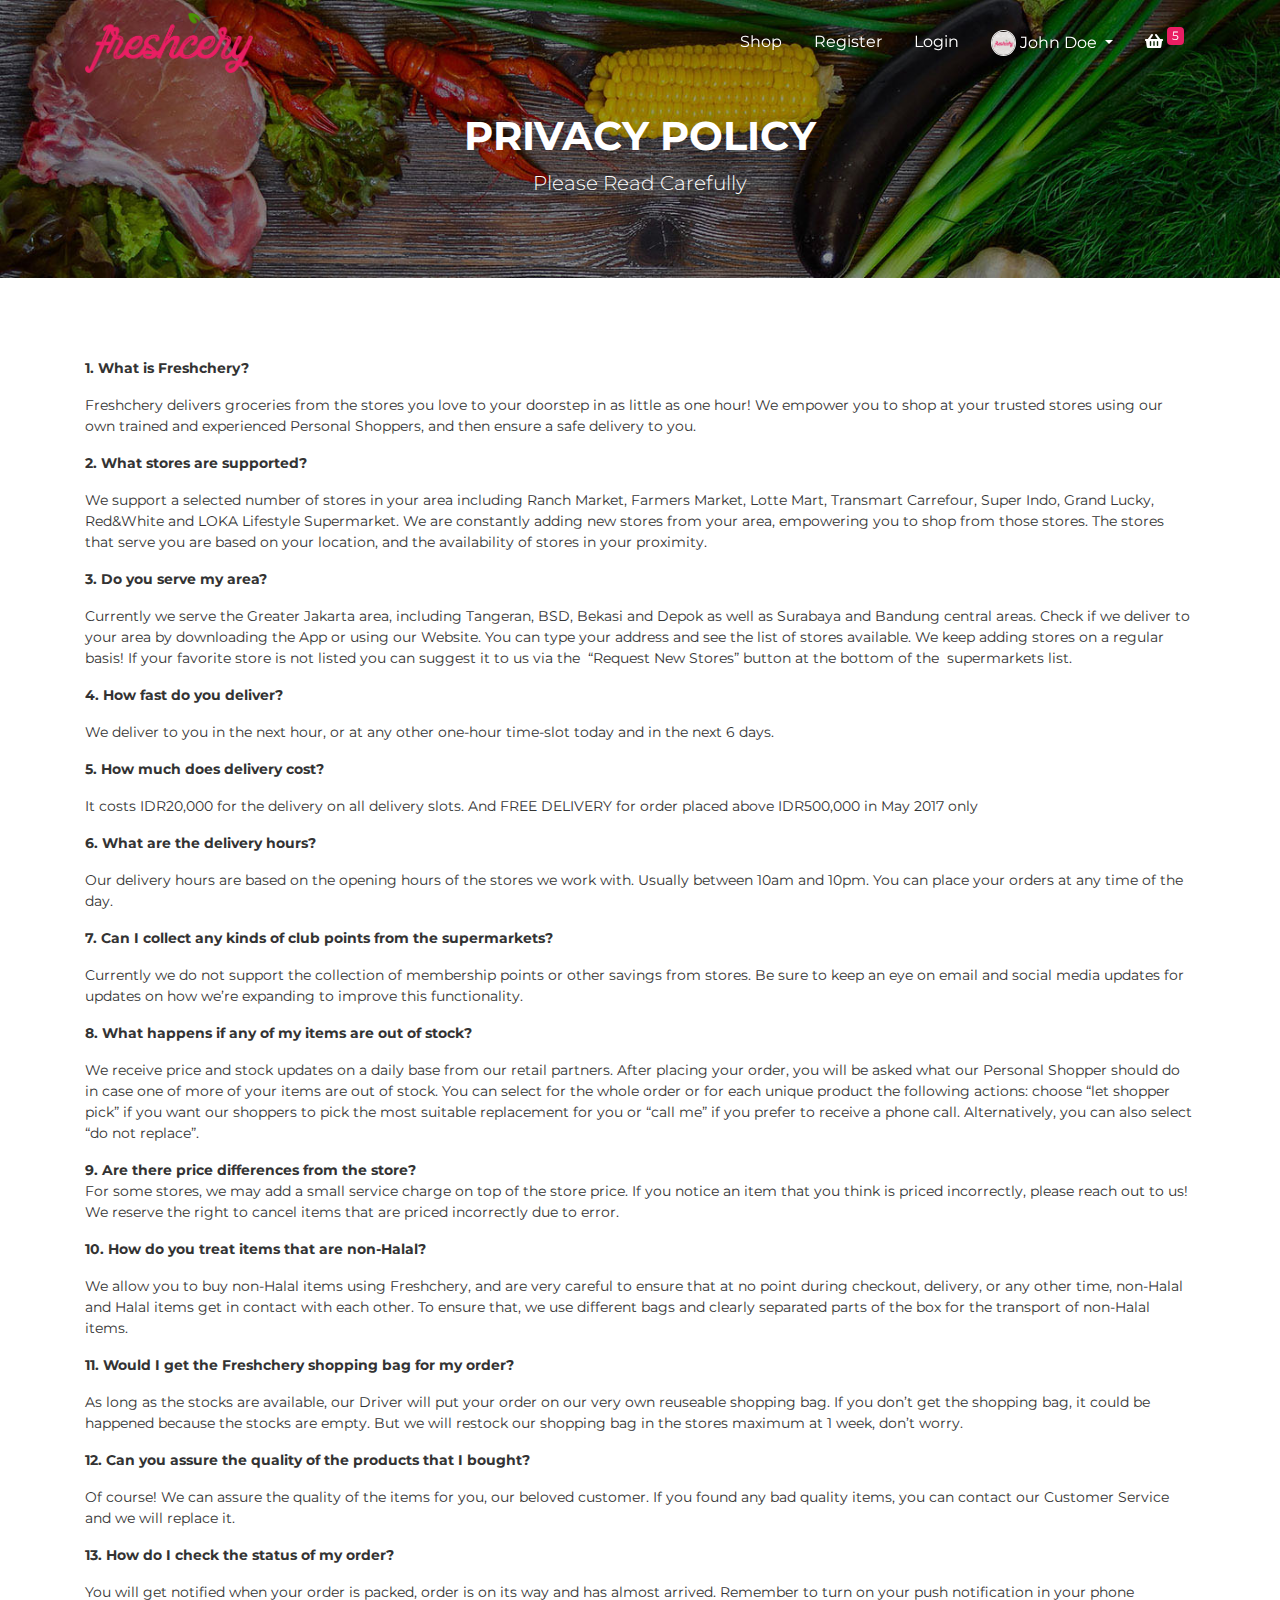
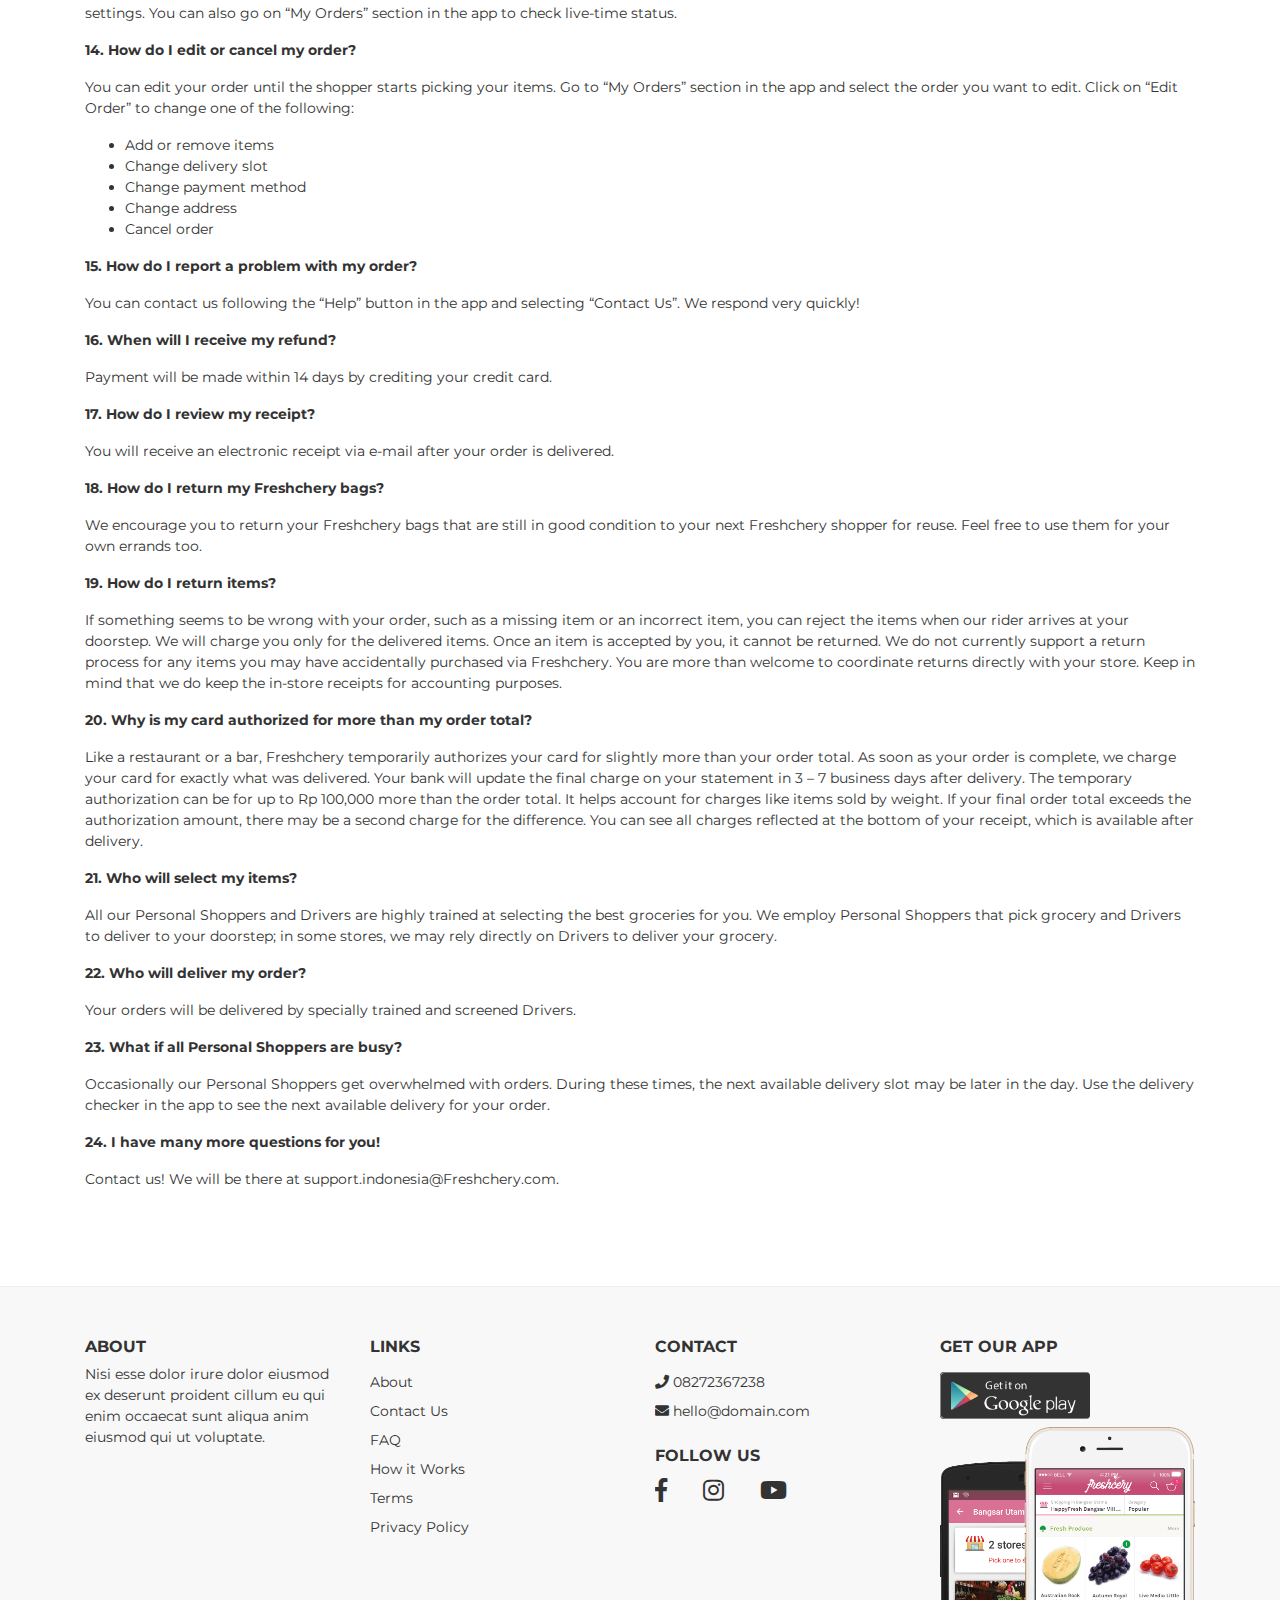
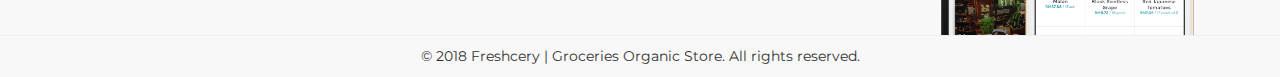
<file: privacy.html>
<!DOCTYPE html>
<html>
<head>
    <title>Freshcery | Groceries Organic Store</title>
    <meta charset="utf-8">
    <meta name="viewport" content="width=device-width, initial-scale=1.0">
    <link href="https://fonts.googleapis.com/css?family=Montserrat:400,700" rel="stylesheet" type="text/css">
    <link href="https://fonts.googleapis.com/css?family=Lato:400,700,400italic,700italic" rel="stylesheet" type="text/css">
    <link href="assets/fonts/sb-bistro/sb-bistro.css" rel="stylesheet" type="text/css">
    <link href="assets/fonts/font-awesome/font-awesome.css" rel="stylesheet" type="text/css">

    <link rel="stylesheet" type="text/css" media="all" href="assets/packages/bootstrap/bootstrap.css">
    <link rel="stylesheet" type="text/css" media="all" href="assets/packages/o2system-ui/o2system-ui.css">
    <link rel="stylesheet" type="text/css" media="all" href="assets/packages/owl-carousel/owl-carousel.css">
    <link rel="stylesheet" type="text/css" media="all" href="assets/packages/cloudzoom/cloudzoom.css">
    <link rel="stylesheet" type="text/css" media="all" href="assets/packages/thumbelina/thumbelina.css">
    <link rel="stylesheet" type="text/css" media="all" href="assets/packages/bootstrap-touchspin/bootstrap-touchspin.css">
    <link rel="stylesheet" type="text/css" media="all" href="assets/css/theme.css">

</head>
<body>
    <div class="page-header">
        <!--=============== Navbar ===============-->
        <nav class="navbar fixed-top navbar-expand-md navbar-dark bg-transparent" id="page-navigation">
            <div class="container">
                <!-- Navbar Brand -->
                <a href="index.html" class="navbar-brand">
                    <img src="assets/img/logo/logo.png" alt="">
                </a>

                <!-- Toggle Button -->
                <button class="navbar-toggler" type="button" data-toggle="collapse" data-target="#navbarcollapse" aria-controls="navbarCollapse" aria-expanded="false" aria-label="Toggle navigation">
                    <span class="navbar-toggler-icon"></span>
                </button>

                <div class="collapse navbar-collapse" id="navbarcollapse">
                    <!-- Navbar Menu -->
                    <ul class="navbar-nav ml-auto">
                        <li class="nav-item">
                            <a href="shop.html" class="nav-link">Shop</a>
                        </li>
                        <li class="nav-item">
                            <a href="register.html" class="nav-link">Register</a>
                        </li>
                        <li class="nav-item">
                            <a href="login.html" class="nav-link">Login</a>
                        </li>
                        <li class="nav-item dropdown">
                            <a class="nav-link dropdown-toggle" href="javascript:void(0)" id="navbarDropdown" role="button" data-toggle="dropdown" aria-haspopup="true" aria-expanded="false">
                                <div class="avatar-header"><img src="assets/img/logo/avatar.jpg"></div> John Doe
                            </a>
                            <div class="dropdown-menu" aria-labelledby="navbarDropdown">
                                <a class="dropdown-item" href="transaction.html">Transactions History</a>
                                <a class="dropdown-item" href="setting.html">Settings</a>
                            </div>
                          </li>
                        <li class="nav-item dropdown">
                            <a href="javascript:void(0)" class="nav-link dropdown-toggle" data-toggle="dropdown" aria-haspopup="true" aria-expanded="false">
                                <i class="fa fa-shopping-basket"></i> <span class="badge badge-primary">5</span>
                            </a>
                            <div class="dropdown-menu shopping-cart">
                                <ul>
                                    <li>
                                        <div class="drop-title">Your Cart</div>
                                    </li>
                                    <li>
                                        <div class="shopping-cart-list">
                                            <div class="media">
                                                <img class="d-flex mr-3" src="assets/img/logo/avatar.jpg" width="60">
                                                <div class="media-body">
                                                    <h5><a href="javascript:void(0)">Carrot</a></h5>
                                                    <p class="price">
                                                        <span class="discount text-muted">Rp. 700.000</span>
                                                        <span>Rp. 100.000</span>
                                                    </p>
                                                    <p class="text-muted">Qty: 1</p>
                                                </div>
                                            </div>
                                            <div class="media">
                                                <img class="d-flex mr-3" src="assets/img/logo/avatar.jpg" width="60">
                                                <div class="media-body">
                                                    <h5><a href="javascript:void(0)">Carrot</a></h5>
                                                    <p class="price">
                                                        <span class="discount text-muted">Rp. 700.000</span>
                                                        <span>Rp. 100.000</span>
                                                    </p>
                                                    <p class="text-muted">Qty: 1</p>
                                                </div>
                                            </div>
                                            <div class="media">
                                                <img class="d-flex mr-3" src="assets/img/logo/avatar.jpg" width="60">
                                                <div class="media-body">
                                                    <h5><a href="javascript:void(0)">Carrot</a></h5>
                                                    <p class="price">
                                                        <span class="discount text-muted">Rp. 700.000</span>
                                                        <span>Rp. 100.000</span>
                                                    </p>
                                                    <p class="text-muted">Qty: 1</p>
                                                </div>
                                            </div>
                                            <div class="media">
                                                <img class="d-flex mr-3" src="assets/img/logo/avatar.jpg" width="60">
                                                <div class="media-body">
                                                    <h5><a href="javascript:void(0)">Carrot</a></h5>
                                                    <p class="price">
                                                        <span class="discount text-muted">Rp. 700.000</span>
                                                        <span>Rp. 100.000</span>
                                                    </p>
                                                    <p class="text-muted">Qty: 1</p>
                                                </div>
                                            </div>
                                        </div>
                                    </li>
                                    <li>
                                        <div class="drop-title d-flex justify-content-between">
                                            <span>Total:</span>
                                            <span class="text-primary"><strong>Rp. 2000.000</strong></span>
                                        </div>
                                    </li>
                                    <li class="d-flex justify-content-between pl-3 pr-3 pt-3">
                                        <a href="cart.html" class="btn btn-default">View Cart</a>
                                        <a href="checkout.html" class="btn btn-primary">Checkout</a>
                                    </li>
                                </ul>
                            </div>
                        </li>
                    </ul>
                </div>

            </div>
        </nav>
    </div>
    <div id="page-content" class="page-content">
        <div class="banner">
            <div class="jumbotron jumbotron-bg text-center rounded-0" style="background-image: url('assets/img/bg-header.jpg');">
                <div class="container">
                    <h1 class="pt-5">
                        Privacy Policy
                    </h1>
                    <p class="lead">
                        Please Read Carefully
                    </p>
                </div>
            </div>
        </div>

        <section id="faq">
            <div class="container">
                <div class="row">
                    <div class="col-md-12">
                        <p><strong>1. What is Freshchery?</strong></p>
                        <p>Freshchery delivers groceries from the stores you love to your doorstep in as little as one hour! We empower you to shop at your trusted stores using our own trained and experienced Personal Shoppers, and then ensure a safe delivery to you.</p>
                        <p><strong>2. What stores are supported?</strong></p>
                        <p>We support a selected number of stores in your area including Ranch Market, Farmers Market, Lotte Mart, Transmart Carrefour, Super Indo, Grand Lucky, Red&amp;White and LOKA Lifestyle Supermarket. We are constantly adding new stores from your area, empowering you to shop from those stores. The stores that serve you are based on your location, and the availability of stores in your proximity.</p>
                        <p><strong>3. Do you serve my area?</strong></p>
                        <p>Currently we serve the Greater Jakarta area, including Tangeran, BSD, Bekasi and Depok as well as Surabaya and Bandung central areas. Check if we deliver to your area by downloading the App or using our Website. You can type your address and see the list of stores available. We keep adding stores on a regular basis! If your favorite store is not listed you can suggest it to us via the &nbsp;“Request New Stores” button at the bottom of the&nbsp; supermarkets list.</p>
                        <p><strong>4. How fast do you deliver?</strong></p>
                        <p>We deliver to you in the next hour, or at any other one-hour time-slot today and in the next 6 days.</p>
                        <p><strong>5. How much does delivery cost?</strong></p>
                        <p>It costs IDR20,000 for the&nbsp;delivery on all delivery slots. And FREE DELIVERY for order placed above IDR500,000 in May 2017 only</p>
                        <p><strong>6. What are the delivery hours?</strong></p>
                        <p>Our delivery hours are based on the opening hours of the stores we work with. Usually between 10am and 10pm. You can place your orders at any time of the day.</p>
                        <p><strong>7. Can I collect any kinds of club points from the supermarkets?</strong></p>
                        <p>Currently we do not support the collection of membership points or other savings from stores. Be sure to keep an eye on email and social media updates for updates on how we’re expanding to improve this functionality.</p>
                        <p><strong>8. What happens if any of my items are out of stock?</strong></p>
                        <p>We receive price and stock updates on a daily base from our retail partners. After placing your order, you will be asked what our Personal Shopper should do in case one of more of your items are out of stock. You can select for the whole order or for each unique product the following actions: choose “let shopper pick” if you want our shoppers to pick the most suitable replacement for you or “call me” if you prefer to receive a phone call. Alternatively, you can also select “do not replace”.</p>
                        <p><strong>9. Are there price differences from the store?</strong><br>
                        For some stores, we may add a small service charge on top of the store price. If you notice an item that you think is priced incorrectly, please reach out to us! We reserve the right to cancel items that are priced incorrectly due to error.</p>
                        <p><strong>10. How do you treat items that are non-Halal?</strong></p>
                        <p>We allow you to buy non-Halal items using Freshchery, and are very careful to ensure that at no point during checkout, delivery, or any other time, non-Halal and Halal items get in contact with each other. To ensure that, we use different bags and clearly separated parts of the box for the transport of non-Halal items.</p>
                        <p><strong>11. Would I get the Freshchery shopping bag for my order?</strong></p>
                        <p>As long as the stocks are available, our Driver will put your order on our very own reuseable shopping bag. If you don’t get the shopping bag, it could be happened because the stocks are empty. But we will restock our shopping bag in the stores maximum at 1 week, don’t worry.</p>
                        <p><strong>12.&nbsp;Can you assure the quality of the products that I bought?</strong></p>
                        <p>Of course! We can assure the quality of the items for you, our beloved customer. If you found any bad quality items, you can contact our Customer Service and we will replace it.</p>
                        <p><strong>13. How do I check the status of my order?</strong></p>
                        <p>You will get notified when your order is packed, order is on its way and has almost arrived. Remember to turn on your push notification in your phone settings. You can also go on “My Orders” section in the app to check live-time status.</p>
                        <p><strong>14. How do I edit or cancel my order?</strong></p>
                        <p>You can edit your order until the shopper starts picking your items. Go to “My Orders” section in the app and select the order you want to edit. Click on “Edit Order” to change one of the following:</p>
                        <ul>
                        <li>Add or remove items</li>
                        <li>Change delivery slot</li>
                        <li>Change payment method</li>
                        <li>Change address</li>
                        <li>Cancel order</li>
                        </ul>
                        <p><strong>15. How do I report a problem with my order?</strong></p>
                        <p>You can contact us following the “Help” button in the app and selecting “Contact Us”. We respond very quickly!</p>
                        <p><strong>16. When will I receive my refund?</strong></p>
                        <p>Payment will be made within 14 days by crediting your credit card.</p>
                        <p><strong>17. How do I review my receipt?</strong></p>
                        <p>You will receive an electronic receipt via e-mail after your order is delivered.</p>
                        <p><strong>18. How do I return my Freshchery bags?</strong></p>
                        <p>We encourage you to return your Freshchery bags that are still in good condition to your next Freshchery shopper for reuse. Feel free to use them for your own errands too.</p>
                        <p><strong>19. How do I return items?</strong></p>
                        <p>If something seems to be wrong with your order, such as a missing item or an incorrect item, you can reject the items when our rider arrives at your doorstep. We will charge you only for the delivered items. Once an item is accepted by you, it cannot be returned. We do not currently support a return process for any items you may have accidentally purchased via Freshchery. You are more than welcome to coordinate returns directly with your store. Keep in mind that we do keep the in-store receipts for accounting purposes.</p>
                        <p><strong>20. Why is my card authorized for more than my order total?</strong></p>
                        <p>Like a restaurant or a bar, Freshchery temporarily authorizes your card for slightly more than your order total. As soon as your order is complete, we charge your card for exactly what was delivered. Your bank will update the final charge on your statement in 3 – 7 business days after delivery. The temporary authorization can be for up to Rp 100,000 more than the order total. It helps account for charges like items sold by weight. If your final order total exceeds the authorization amount, there may be a second charge for the difference. You can see all charges reflected at the bottom of your receipt, which is available after delivery.</p>
                        <p><strong>21. Who will select my items?</strong></p>
                        <p>All our Personal Shoppers and Drivers are highly trained at selecting the best groceries for you. We employ Personal Shoppers that pick grocery and Drivers to deliver to your doorstep; in some stores, we may rely directly on Drivers to deliver your grocery.</p>
                        <p><strong>22. Who will deliver my order?</strong></p>
                        <p>Your orders will be delivered by specially trained and screened Drivers.</p>
                        <p><strong>23. What if all Personal Shoppers are busy?</strong></p>
                        <p>Occasionally our Personal Shoppers get overwhelmed with orders. During these times, the next available delivery slot may be later in the day. Use the delivery checker in the app to see the next available delivery for your order.</p>
                        <p><strong>24. I have many more questions for you!</strong></p>
                        <p>Contact us! We will be there at support.indonesia@Freshchery.com.</p>


                    </div>
                </div>
            </div>
        </section>
    </div>
    <footer>
        <div class="container">
            <div class="row">
                <div class="col-md-3">
                    <h5>About</h5>
                    <p>Nisi esse dolor irure dolor eiusmod ex deserunt proident cillum eu qui enim occaecat sunt aliqua anim eiusmod qui ut voluptate.</p>
                </div>
                <div class="col-md-3">
                    <h5>Links</h5>
                    <ul>
                        <li>
                            <a href="about.html">About</a>
                        </li>
                        <li>
                            <a href="contact.html">Contact Us</a>
                        </li>
                        <li>
                            <a href="faq.html">FAQ</a>
                        </li>
                        <li>
                            <a href="javascript:void(0)">How it Works</a>
                        </li>
                        <li>
                            <a href="terms.html">Terms</a>
                        </li>
                        <li>
                            <a href="privacy.html">Privacy Policy</a>
                        </li>
                    </ul>
                </div>
                <div class="col-md-3">
                     <h5>Contact</h5>
                     <ul>
                         <li>
                            <a href="tel:+620892738334"><i class="fa fa-phone"></i> 08272367238</a>
                        </li>
                        <li>
                            <a href="mailto:hello@domain.com"><i class="fa fa-envelope"></i> hello@domain.com</a>
                         </li>
                     </ul>

                     <h5>Follow Us</h5>
                     <ul class="social">
                         <li>
                            <a href="javascript:void(0)" target="_blank"><i class="fab fa-facebook-f"></i></a>
                         </li>
                         <li>
                            <a href="javascript:void(0)" target="_blank"><i class="fab fa-instagram"></i></a>
                         </li>
                         <li>
                            <a href="javascript:void(0)" target="_blank"><i class="fab fa-youtube"></i></a>
                         </li>
                     </ul>
                </div>
                <div class="col-md-3">
                     <h5>Get Our App</h5>
                     <ul class="mb-0">
                         <li class="download-app">
                             <a href="#"><img src="assets/img/playstore.png"></a>
                         </li>
                         <li style="height: 200px">
                             <div class="mockup">
                                 <img src="assets/img/mockup.png">
                             </div>
                         </li>
                     </ul>
                </div>
            </div>
        </div>
        <p class="copyright">&copy; 2018 Freshcery | Groceries Organic Store. All rights reserved.</p>
    </footer>

    <script type="text/javascript" src="assets/js/jquery.js"></script>
    <script type="text/javascript" src="assets/js/jquery-migrate.js"></script>
    <script type="text/javascript" src="assets/packages/bootstrap/libraries/popper.js"></script>
    <script type="text/javascript" src="assets/packages/bootstrap/bootstrap.js"></script>
    <script type="text/javascript" src="assets/packages/o2system-ui/o2system-ui.js"></script>
    <script type="text/javascript" src="assets/packages/owl-carousel/owl-carousel.js"></script>
    <script type="text/javascript" src="assets/packages/cloudzoom/cloudzoom.js"></script>
    <script type="text/javascript" src="assets/packages/thumbelina/thumbelina.js"></script>
    <script type="text/javascript" src="assets/packages/bootstrap-touchspin/bootstrap-touchspin.js"></script>
    <script type="text/javascript" src="assets/js/theme.js"></script>
</body>
</html>
</file>
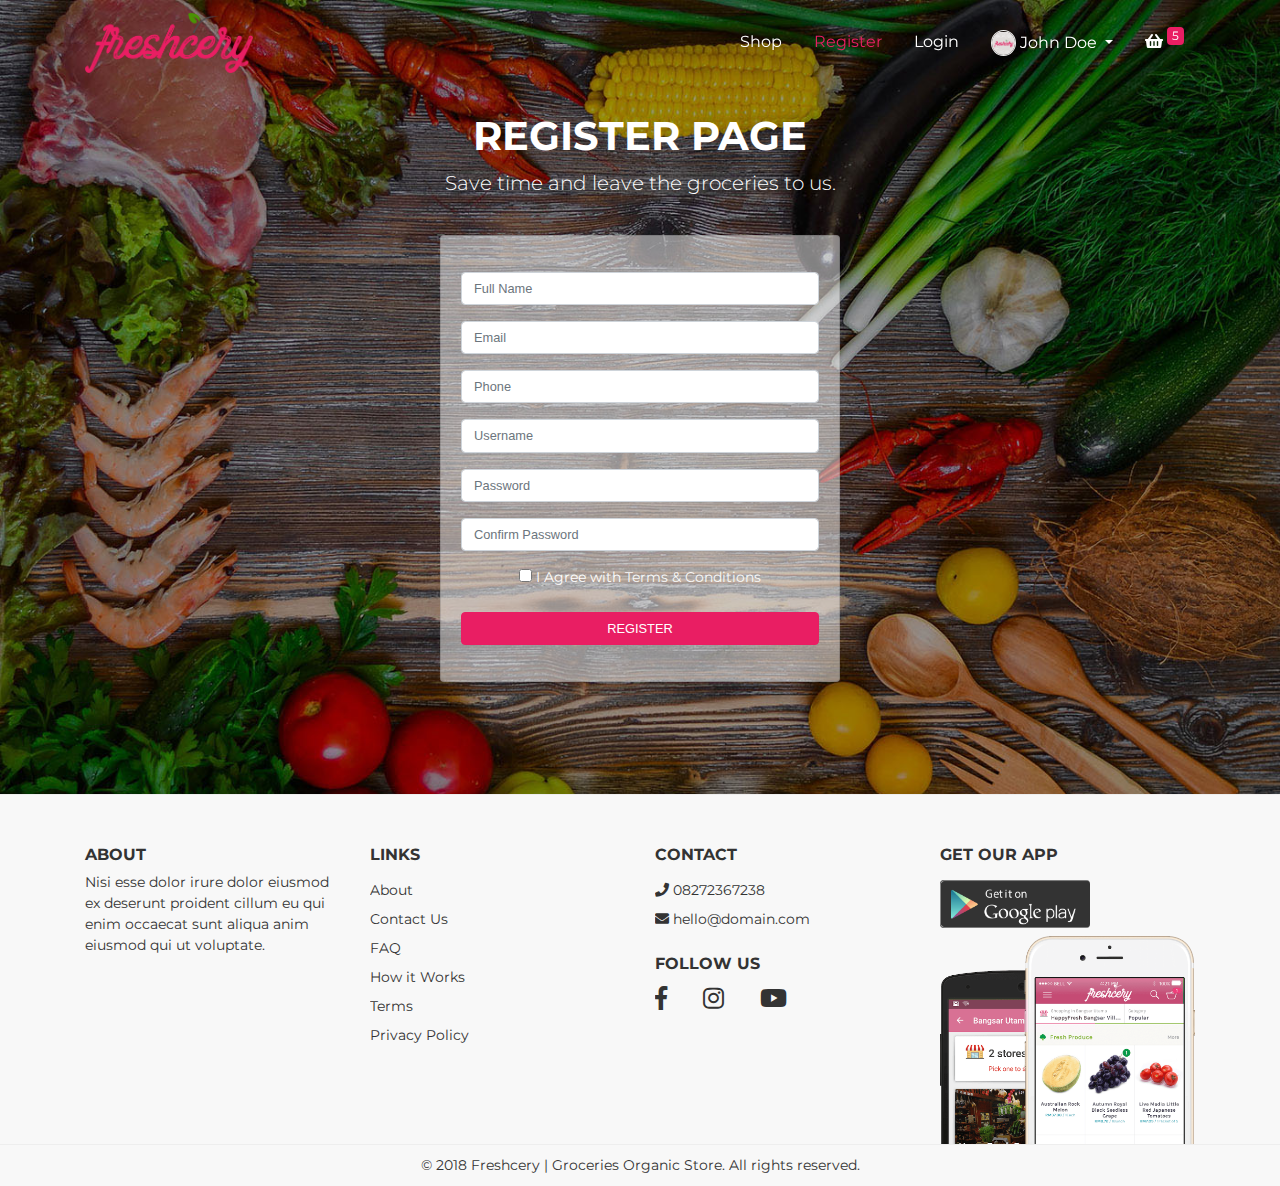
<file: register.html>
<!DOCTYPE html>
<html>
<head>
    <title>Freshcery | Groceries Organic Store</title>
    <meta charset="utf-8">
    <meta name="viewport" content="width=device-width, initial-scale=1.0">
    <link href="https://fonts.googleapis.com/css?family=Montserrat:400,700" rel="stylesheet" type="text/css">
    <link href="https://fonts.googleapis.com/css?family=Lato:400,700,400italic,700italic" rel="stylesheet" type="text/css">
    <link href="assets/fonts/sb-bistro/sb-bistro.css" rel="stylesheet" type="text/css">
    <link href="assets/fonts/font-awesome/font-awesome.css" rel="stylesheet" type="text/css">

    <link rel="stylesheet" type="text/css" media="all" href="assets/packages/bootstrap/bootstrap.css">
    <link rel="stylesheet" type="text/css" media="all" href="assets/packages/o2system-ui/o2system-ui.css">
    <link rel="stylesheet" type="text/css" media="all" href="assets/packages/owl-carousel/owl-carousel.css">
    <link rel="stylesheet" type="text/css" media="all" href="assets/packages/cloudzoom/cloudzoom.css">
    <link rel="stylesheet" type="text/css" media="all" href="assets/packages/thumbelina/thumbelina.css">
    <link rel="stylesheet" type="text/css" media="all" href="assets/packages/bootstrap-touchspin/bootstrap-touchspin.css">
    <link rel="stylesheet" type="text/css" media="all" href="assets/css/theme.css">

</head>
<body>
    <div class="page-header">
        <!--=============== Navbar ===============-->
        <nav class="navbar fixed-top navbar-expand-md navbar-dark bg-transparent" id="page-navigation">
            <div class="container">
                <!-- Navbar Brand -->
                <a href="index.html" class="navbar-brand">
                    <img src="assets/img/logo/logo.png" alt="">
                </a>

                <!-- Toggle Button -->
                <button class="navbar-toggler" type="button" data-toggle="collapse" data-target="#navbarcollapse" aria-controls="navbarCollapse" aria-expanded="false" aria-label="Toggle navigation">
                    <span class="navbar-toggler-icon"></span>
                </button>

                <div class="collapse navbar-collapse" id="navbarcollapse">
                    <!-- Navbar Menu -->
                    <ul class="navbar-nav ml-auto">
                        <li class="nav-item">
                            <a href="shop.html" class="nav-link">Shop</a>
                        </li>
                        <li class="nav-item">
                            <a href="register.html" class="nav-link active">Register</a>
                        </li>
                        <li class="nav-item">
                            <a href="login.html" class="nav-link">Login</a>
                        </li>
                        <li class="nav-item dropdown">
                            <a class="nav-link dropdown-toggle" href="javascript:void(0)" id="navbarDropdown" role="button" data-toggle="dropdown" aria-haspopup="true" aria-expanded="false">
                                <div class="avatar-header"><img src="assets/img/logo/avatar.jpg"></div> John Doe
                            </a>
                            <div class="dropdown-menu" aria-labelledby="navbarDropdown">
                                <a class="dropdown-item" href="transaction.html">Transactions History</a>
                                <a class="dropdown-item" href="setting.html">Settings</a>
                            </div>
                          </li>
                        <li class="nav-item dropdown">
                            <a href="javascript:void(0)" class="nav-link dropdown-toggle" data-toggle="dropdown" aria-haspopup="true" aria-expanded="false">
                                <i class="fa fa-shopping-basket"></i> <span class="badge badge-primary">5</span>
                            </a>
                            <div class="dropdown-menu shopping-cart">
                                <ul>
                                    <li>
                                        <div class="drop-title">Your Cart</div>
                                    </li>
                                    <li>
                                        <div class="shopping-cart-list">
                                            <div class="media">
                                                <img class="d-flex mr-3" src="assets/img/logo/avatar.jpg" width="60">
                                                <div class="media-body">
                                                    <h5><a href="javascript:void(0)">Carrot</a></h5>
                                                    <p class="price">
                                                        <span class="discount text-muted">Rp. 700.000</span>
                                                        <span>Rp. 100.000</span>
                                                    </p>
                                                    <p class="text-muted">Qty: 1</p>
                                                </div>
                                            </div>
                                            <div class="media">
                                                <img class="d-flex mr-3" src="assets/img/logo/avatar.jpg" width="60">
                                                <div class="media-body">
                                                    <h5><a href="javascript:void(0)">Carrot</a></h5>
                                                    <p class="price">
                                                        <span class="discount text-muted">Rp. 700.000</span>
                                                        <span>Rp. 100.000</span>
                                                    </p>
                                                    <p class="text-muted">Qty: 1</p>
                                                </div>
                                            </div>
                                            <div class="media">
                                                <img class="d-flex mr-3" src="assets/img/logo/avatar.jpg" width="60">
                                                <div class="media-body">
                                                    <h5><a href="javascript:void(0)">Carrot</a></h5>
                                                    <p class="price">
                                                        <span class="discount text-muted">Rp. 700.000</span>
                                                        <span>Rp. 100.000</span>
                                                    </p>
                                                    <p class="text-muted">Qty: 1</p>
                                                </div>
                                            </div>
                                            <div class="media">
                                                <img class="d-flex mr-3" src="assets/img/logo/avatar.jpg" width="60">
                                                <div class="media-body">
                                                    <h5><a href="javascript:void(0)">Carrot</a></h5>
                                                    <p class="price">
                                                        <span class="discount text-muted">Rp. 700.000</span>
                                                        <span>Rp. 100.000</span>
                                                    </p>
                                                    <p class="text-muted">Qty: 1</p>
                                                </div>
                                            </div>
                                        </div>
                                    </li>
                                    <li>
                                        <div class="drop-title d-flex justify-content-between">
                                            <span>Total:</span>
                                            <span class="text-primary"><strong>Rp. 2000.000</strong></span>
                                        </div>
                                    </li>
                                    <li class="d-flex justify-content-between pl-3 pr-3 pt-3">
                                        <a href="cart.html" class="btn btn-default">View Cart</a>
                                        <a href="checkout.html" class="btn btn-primary">Checkout</a>
                                    </li>
                                </ul>
                            </div>
                        </li>
                    </ul>
                </div>

            </div>
        </nav>
    </div>
    <div id="page-content" class="page-content">
        <div class="banner">
            <div class="jumbotron jumbotron-bg text-center rounded-0" style="background-image: url('assets/img/bg-header.jpg');">
                <div class="container">
                    <h1 class="pt-5">
                        Register Page
                    </h1>
                    <p class="lead">
                        Save time and leave the groceries to us.
                    </p>

                    <div class="card card-login mb-5">
                        <div class="card-body">
                            <form class="form-horizontal" action="index.html">
                                <div class="form-group row mt-3">
                                    <div class="col-md-12">
                                        <input class="form-control" type="text" required="" placeholder="Full Name">
                                    </div>
                                </div>
                                <div class="form-group row mt-3">
                                    <div class="col-md-12">
                                        <input class="form-control" type="email" required="" placeholder="Email">
                                    </div>
                                </div>
                                <div class="form-group row mt-3">
                                    <div class="col-md-12">
                                        <input class="form-control" type="phone" required="" placeholder="Phone">
                                    </div>
                                </div>
                                <div class="form-group row mt-3">
                                    <div class="col-md-12">
                                        <input class="form-control" type="text" required="" placeholder="Username">
                                    </div>
                                </div>
                                <div class="form-group row">
                                    <div class="col-md-12">
                                        <input class="form-control" type="password" required="" placeholder="Password">
                                    </div>
                                </div>
                                <div class="form-group row">
                                    <div class="col-md-12">
                                        <input class="form-control" type="password" required="" placeholder="Confirm Password">
                                    </div>
                                </div>
                                <div class="form-group row">
                                    <div class="col-md-12">
                                        <div class="checkbox">
                                            <input id="checkbox0" type="checkbox" name="terms">
                                            <label for="checkbox0" class="mb-0">I Agree with <a href="terms.html" class="text-light">Terms & Conditions</a> </label>
                                        </div>
                                    </div>
                                </div>
                                <div class="form-group row text-center mt-4">
                                    <div class="col-md-12">
                                        <button type="submit" class="btn btn-primary btn-block text-uppercase">Register</button>
                                    </div>
                                </div>
                            </form>
                        </div>
                    </div>
                </div>
            </div>
        </div>
    </div>
    <footer>
        <div class="container">
            <div class="row">
                <div class="col-md-3">
                    <h5>About</h5>
                    <p>Nisi esse dolor irure dolor eiusmod ex deserunt proident cillum eu qui enim occaecat sunt aliqua anim eiusmod qui ut voluptate.</p>
                </div>
                <div class="col-md-3">
                    <h5>Links</h5>
                    <ul>
                        <li>
                            <a href="about.html">About</a>
                        </li>
                        <li>
                            <a href="contact.html">Contact Us</a>
                        </li>
                        <li>
                            <a href="faq.html">FAQ</a>
                        </li>
                        <li>
                            <a href="javascript:void(0)">How it Works</a>
                        </li>
                        <li>
                            <a href="terms.html">Terms</a>
                        </li>
                        <li>
                            <a href="privacy.html">Privacy Policy</a>
                        </li>
                    </ul>
                </div>
                <div class="col-md-3">
                     <h5>Contact</h5>
                     <ul>
                         <li>
                            <a href="tel:+620892738334"><i class="fa fa-phone"></i> 08272367238</a>
                        </li>
                        <li>
                            <a href="mailto:hello@domain.com"><i class="fa fa-envelope"></i> hello@domain.com</a>
                         </li>
                     </ul>

                     <h5>Follow Us</h5>
                     <ul class="social">
                         <li>
                            <a href="javascript:void(0)" target="_blank"><i class="fab fa-facebook-f"></i></a>
                         </li>
                         <li>
                            <a href="javascript:void(0)" target="_blank"><i class="fab fa-instagram"></i></a>
                         </li>
                         <li>
                            <a href="javascript:void(0)" target="_blank"><i class="fab fa-youtube"></i></a>
                         </li>
                     </ul>
                </div>
                <div class="col-md-3">
                     <h5>Get Our App</h5>
                     <ul class="mb-0">
                         <li class="download-app">
                             <a href="#"><img src="assets/img/playstore.png"></a>
                         </li>
                         <li style="height: 200px">
                             <div class="mockup">
                                 <img src="assets/img/mockup.png">
                             </div>
                         </li>
                     </ul>
                </div>
            </div>
        </div>
        <p class="copyright">&copy; 2018 Freshcery | Groceries Organic Store. All rights reserved.</p>
    </footer>

    <script type="text/javascript" src="assets/js/jquery.js"></script>
    <script type="text/javascript" src="assets/js/jquery-migrate.js"></script>
    <script type="text/javascript" src="assets/packages/bootstrap/libraries/popper.js"></script>
    <script type="text/javascript" src="assets/packages/bootstrap/bootstrap.js"></script>
    <script type="text/javascript" src="assets/packages/o2system-ui/o2system-ui.js"></script>
    <script type="text/javascript" src="assets/packages/owl-carousel/owl-carousel.js"></script>
    <script type="text/javascript" src="assets/packages/cloudzoom/cloudzoom.js"></script>
    <script type="text/javascript" src="assets/packages/thumbelina/thumbelina.js"></script>
    <script type="text/javascript" src="assets/packages/bootstrap-touchspin/bootstrap-touchspin.js"></script>
    <script type="text/javascript" src="assets/js/theme.js"></script>
</body>
</html>
</file>
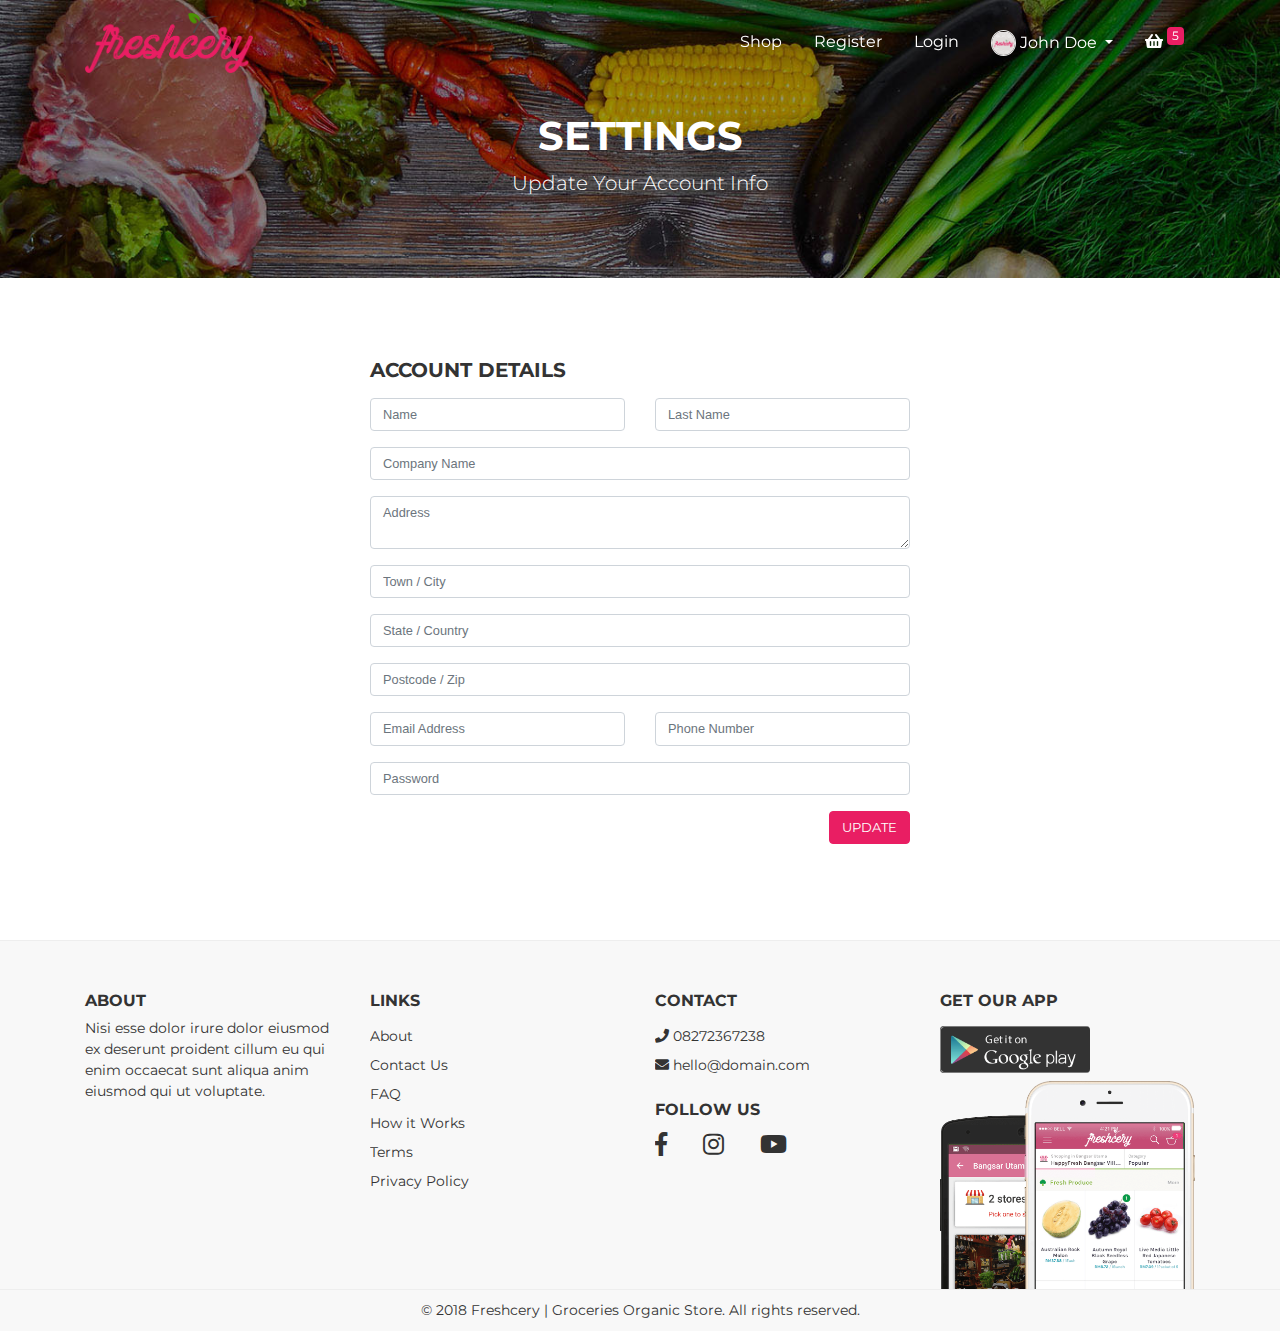
<file: setting.html>
<!DOCTYPE html>
<html>
<head>
    <title>Freshcery | Groceries Organic Store</title>
    <meta charset="utf-8">
    <meta name="viewport" content="width=device-width, initial-scale=1.0">
    <link href="https://fonts.googleapis.com/css?family=Montserrat:400,700" rel="stylesheet" type="text/css">
    <link href="https://fonts.googleapis.com/css?family=Lato:400,700,400italic,700italic" rel="stylesheet" type="text/css">
    <link href="assets/fonts/sb-bistro/sb-bistro.css" rel="stylesheet" type="text/css">
    <link href="assets/fonts/font-awesome/font-awesome.css" rel="stylesheet" type="text/css">

    <link rel="stylesheet" type="text/css" media="all" href="assets/packages/bootstrap/bootstrap.css">
    <link rel="stylesheet" type="text/css" media="all" href="assets/packages/o2system-ui/o2system-ui.css">
    <link rel="stylesheet" type="text/css" media="all" href="assets/packages/owl-carousel/owl-carousel.css">
    <link rel="stylesheet" type="text/css" media="all" href="assets/packages/cloudzoom/cloudzoom.css">
    <link rel="stylesheet" type="text/css" media="all" href="assets/packages/thumbelina/thumbelina.css">
    <link rel="stylesheet" type="text/css" media="all" href="assets/packages/bootstrap-touchspin/bootstrap-touchspin.css">
    <link rel="stylesheet" type="text/css" media="all" href="assets/css/theme.css">

</head>
<body>
    <div class="page-header">
        <!--=============== Navbar ===============-->
        <nav class="navbar fixed-top navbar-expand-md navbar-dark bg-transparent" id="page-navigation">
            <div class="container">
                <!-- Navbar Brand -->
                <a href="index.html" class="navbar-brand">
                    <img src="assets/img/logo/logo.png" alt="">
                </a>

                <!-- Toggle Button -->
                <button class="navbar-toggler" type="button" data-toggle="collapse" data-target="#navbarcollapse" aria-controls="navbarCollapse" aria-expanded="false" aria-label="Toggle navigation">
                    <span class="navbar-toggler-icon"></span>
                </button>

                <div class="collapse navbar-collapse" id="navbarcollapse">
                    <!-- Navbar Menu -->
                    <ul class="navbar-nav ml-auto">
                        <li class="nav-item">
                            <a href="shop.html" class="nav-link">Shop</a>
                        </li>
                        <li class="nav-item">
                            <a href="register.html" class="nav-link">Register</a>
                        </li>
                        <li class="nav-item">
                            <a href="login.html" class="nav-link">Login</a>
                        </li>
                        <li class="nav-item dropdown">
                            <a class="nav-link dropdown-toggle" href="javascript:void(0)" id="navbarDropdown" role="button" data-toggle="dropdown" aria-haspopup="true" aria-expanded="false">
                                <div class="avatar-header"><img src="assets/img/logo/avatar.jpg"></div> John Doe
                            </a>
                            <div class="dropdown-menu" aria-labelledby="navbarDropdown">
                                <a class="dropdown-item" href="transaction.html">Transactions History</a>
                                <a class="dropdown-item" href="setting.html">Settings</a>
                            </div>
                          </li>
                        <li class="nav-item dropdown">
                            <a href="javascript:void(0)" class="nav-link dropdown-toggle" data-toggle="dropdown" aria-haspopup="true" aria-expanded="false">
                                <i class="fa fa-shopping-basket"></i> <span class="badge badge-primary">5</span>
                            </a>
                            <div class="dropdown-menu shopping-cart">
                                <ul>
                                    <li>
                                        <div class="drop-title">Your Cart</div>
                                    </li>
                                    <li>
                                        <div class="shopping-cart-list">
                                            <div class="media">
                                                <img class="d-flex mr-3" src="assets/img/logo/avatar.jpg" width="60">
                                                <div class="media-body">
                                                    <h5><a href="javascript:void(0)">Carrot</a></h5>
                                                    <p class="price">
                                                        <span class="discount text-muted">Rp. 700.000</span>
                                                        <span>Rp. 100.000</span>
                                                    </p>
                                                    <p class="text-muted">Qty: 1</p>
                                                </div>
                                            </div>
                                            <div class="media">
                                                <img class="d-flex mr-3" src="assets/img/logo/avatar.jpg" width="60">
                                                <div class="media-body">
                                                    <h5><a href="javascript:void(0)">Carrot</a></h5>
                                                    <p class="price">
                                                        <span class="discount text-muted">Rp. 700.000</span>
                                                        <span>Rp. 100.000</span>
                                                    </p>
                                                    <p class="text-muted">Qty: 1</p>
                                                </div>
                                            </div>
                                            <div class="media">
                                                <img class="d-flex mr-3" src="assets/img/logo/avatar.jpg" width="60">
                                                <div class="media-body">
                                                    <h5><a href="javascript:void(0)">Carrot</a></h5>
                                                    <p class="price">
                                                        <span class="discount text-muted">Rp. 700.000</span>
                                                        <span>Rp. 100.000</span>
                                                    </p>
                                                    <p class="text-muted">Qty: 1</p>
                                                </div>
                                            </div>
                                            <div class="media">
                                                <img class="d-flex mr-3" src="assets/img/logo/avatar.jpg" width="60">
                                                <div class="media-body">
                                                    <h5><a href="javascript:void(0)">Carrot</a></h5>
                                                    <p class="price">
                                                        <span class="discount text-muted">Rp. 700.000</span>
                                                        <span>Rp. 100.000</span>
                                                    </p>
                                                    <p class="text-muted">Qty: 1</p>
                                                </div>
                                            </div>
                                        </div>
                                    </li>
                                    <li>
                                        <div class="drop-title d-flex justify-content-between">
                                            <span>Total:</span>
                                            <span class="text-primary"><strong>Rp. 2000.000</strong></span>
                                        </div>
                                    </li>
                                    <li class="d-flex justify-content-between pl-3 pr-3 pt-3">
                                        <a href="cart.html" class="btn btn-default">View Cart</a>
                                        <a href="checkout.html" class="btn btn-primary">Checkout</a>
                                    </li>
                                </ul>
                            </div>
                        </li>
                    </ul>
                </div>

            </div>
        </nav>
    </div>
    <div id="page-content" class="page-content">
        <div class="banner">
            <div class="jumbotron jumbotron-bg text-center rounded-0" style="background-image: url('assets/img/bg-header.jpg');">
                <div class="container">
                    <h1 class="pt-5">
                        Settings
                    </h1>
                    <p class="lead">
                        Update Your Account Info
                    </p>
                </div>
            </div>
        </div>

        <section id="checkout">
            <div class="container">
                <div class="row justify-content-center">
                    <div class="col-xs-12 col-sm-6">
                        <h5 class="mb-3">ACCOUNT DETAILS</h5>
                        <!-- Bill Detail of the Page -->
                        <form action="#" class="bill-detail">
                            <fieldset>
                                <div class="form-group row">
                                    <div class="col">
                                        <input class="form-control" placeholder="Name" type="text">
                                    </div>
                                    <div class="col">
                                        <input class="form-control" placeholder="Last Name" type="text">
                                    </div>
                                </div>
                                <div class="form-group">
                                    <input class="form-control" placeholder="Company Name" type="text">
                                </div>
                                <div class="form-group">
                                    <textarea class="form-control" placeholder="Address"></textarea>
                                </div>
                                <div class="form-group">
                                    <input class="form-control" placeholder="Town / City" type="text">
                                </div>
                                <div class="form-group">
                                    <input class="form-control" placeholder="State / Country" type="text">
                                </div>
                                <div class="form-group">
                                    <input class="form-control" placeholder="Postcode / Zip" type="text">
                                </div>
                                <div class="form-group row">
                                    <div class="col">
                                        <input class="form-control" placeholder="Email Address" type="email">
                                    </div>
                                    <div class="col">
                                        <input class="form-control" placeholder="Phone Number" type="tel">
                                    </div>
                                </div>
                                <div class="form-group">
                                    <input class="form-control" placeholder="Password" type="password">
                                </div>
                                <div class="form-group text-right">
                                    <a href="#" class="btn btn-primary">UPDATE</a>
                                    <div class="clearfix">
                                </div>
                            </fieldset>
                        </form>
                        <!-- Bill Detail of the Page end -->
                    </div>
                </div>
            </div>
        </section>
    </div>
    <footer>
        <div class="container">
            <div class="row">
                <div class="col-md-3">
                    <h5>About</h5>
                    <p>Nisi esse dolor irure dolor eiusmod ex deserunt proident cillum eu qui enim occaecat sunt aliqua anim eiusmod qui ut voluptate.</p>
                </div>
                <div class="col-md-3">
                    <h5>Links</h5>
                    <ul>
                        <li>
                            <a href="about.html">About</a>
                        </li>
                        <li>
                            <a href="contact.html">Contact Us</a>
                        </li>
                        <li>
                            <a href="faq.html">FAQ</a>
                        </li>
                        <li>
                            <a href="javascript:void(0)">How it Works</a>
                        </li>
                        <li>
                            <a href="terms.html">Terms</a>
                        </li>
                        <li>
                            <a href="privacy.html">Privacy Policy</a>
                        </li>
                    </ul>
                </div>
                <div class="col-md-3">
                     <h5>Contact</h5>
                     <ul>
                         <li>
                            <a href="tel:+620892738334"><i class="fa fa-phone"></i> 08272367238</a>
                        </li>
                        <li>
                            <a href="mailto:hello@domain.com"><i class="fa fa-envelope"></i> hello@domain.com</a>
                         </li>
                     </ul>

                     <h5>Follow Us</h5>
                     <ul class="social">
                         <li>
                            <a href="javascript:void(0)" target="_blank"><i class="fab fa-facebook-f"></i></a>
                         </li>
                         <li>
                            <a href="javascript:void(0)" target="_blank"><i class="fab fa-instagram"></i></a>
                         </li>
                         <li>
                            <a href="javascript:void(0)" target="_blank"><i class="fab fa-youtube"></i></a>
                         </li>
                     </ul>
                </div>
                <div class="col-md-3">
                     <h5>Get Our App</h5>
                     <ul class="mb-0">
                         <li class="download-app">
                             <a href="#"><img src="assets/img/playstore.png"></a>
                         </li>
                         <li style="height: 200px">
                             <div class="mockup">
                                 <img src="assets/img/mockup.png">
                             </div>
                         </li>
                     </ul>
                </div>
            </div>
        </div>
        <p class="copyright">&copy; 2018 Freshcery | Groceries Organic Store. All rights reserved.</p>
    </footer>

    <script type="text/javascript" src="assets/js/jquery.js"></script>
    <script type="text/javascript" src="assets/js/jquery-migrate.js"></script>
    <script type="text/javascript" src="assets/packages/bootstrap/libraries/popper.js"></script>
    <script type="text/javascript" src="assets/packages/bootstrap/bootstrap.js"></script>
    <script type="text/javascript" src="assets/packages/o2system-ui/o2system-ui.js"></script>
    <script type="text/javascript" src="assets/packages/owl-carousel/owl-carousel.js"></script>
    <script type="text/javascript" src="assets/packages/cloudzoom/cloudzoom.js"></script>
    <script type="text/javascript" src="assets/packages/thumbelina/thumbelina.js"></script>
    <script type="text/javascript" src="assets/packages/bootstrap-touchspin/bootstrap-touchspin.js"></script>
    <script type="text/javascript" src="assets/js/theme.js"></script>
</body>
</html>
</file>
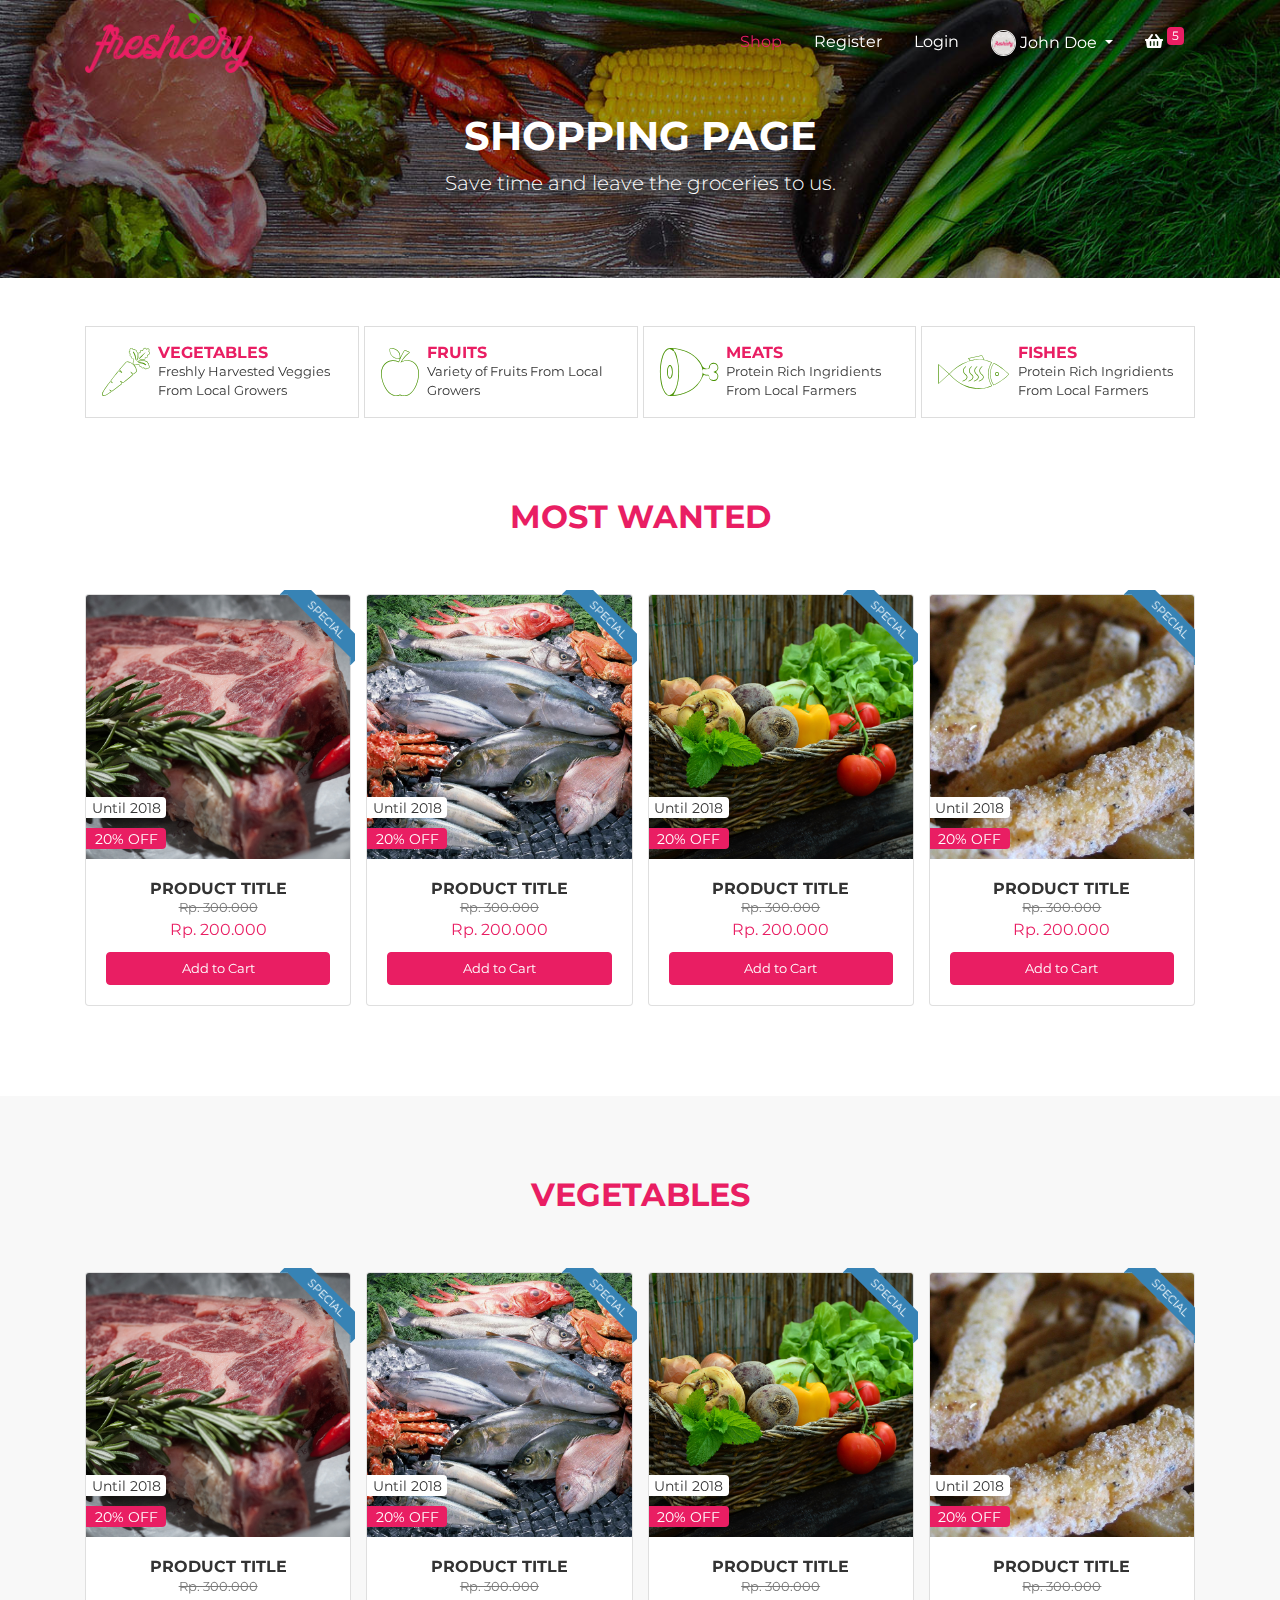
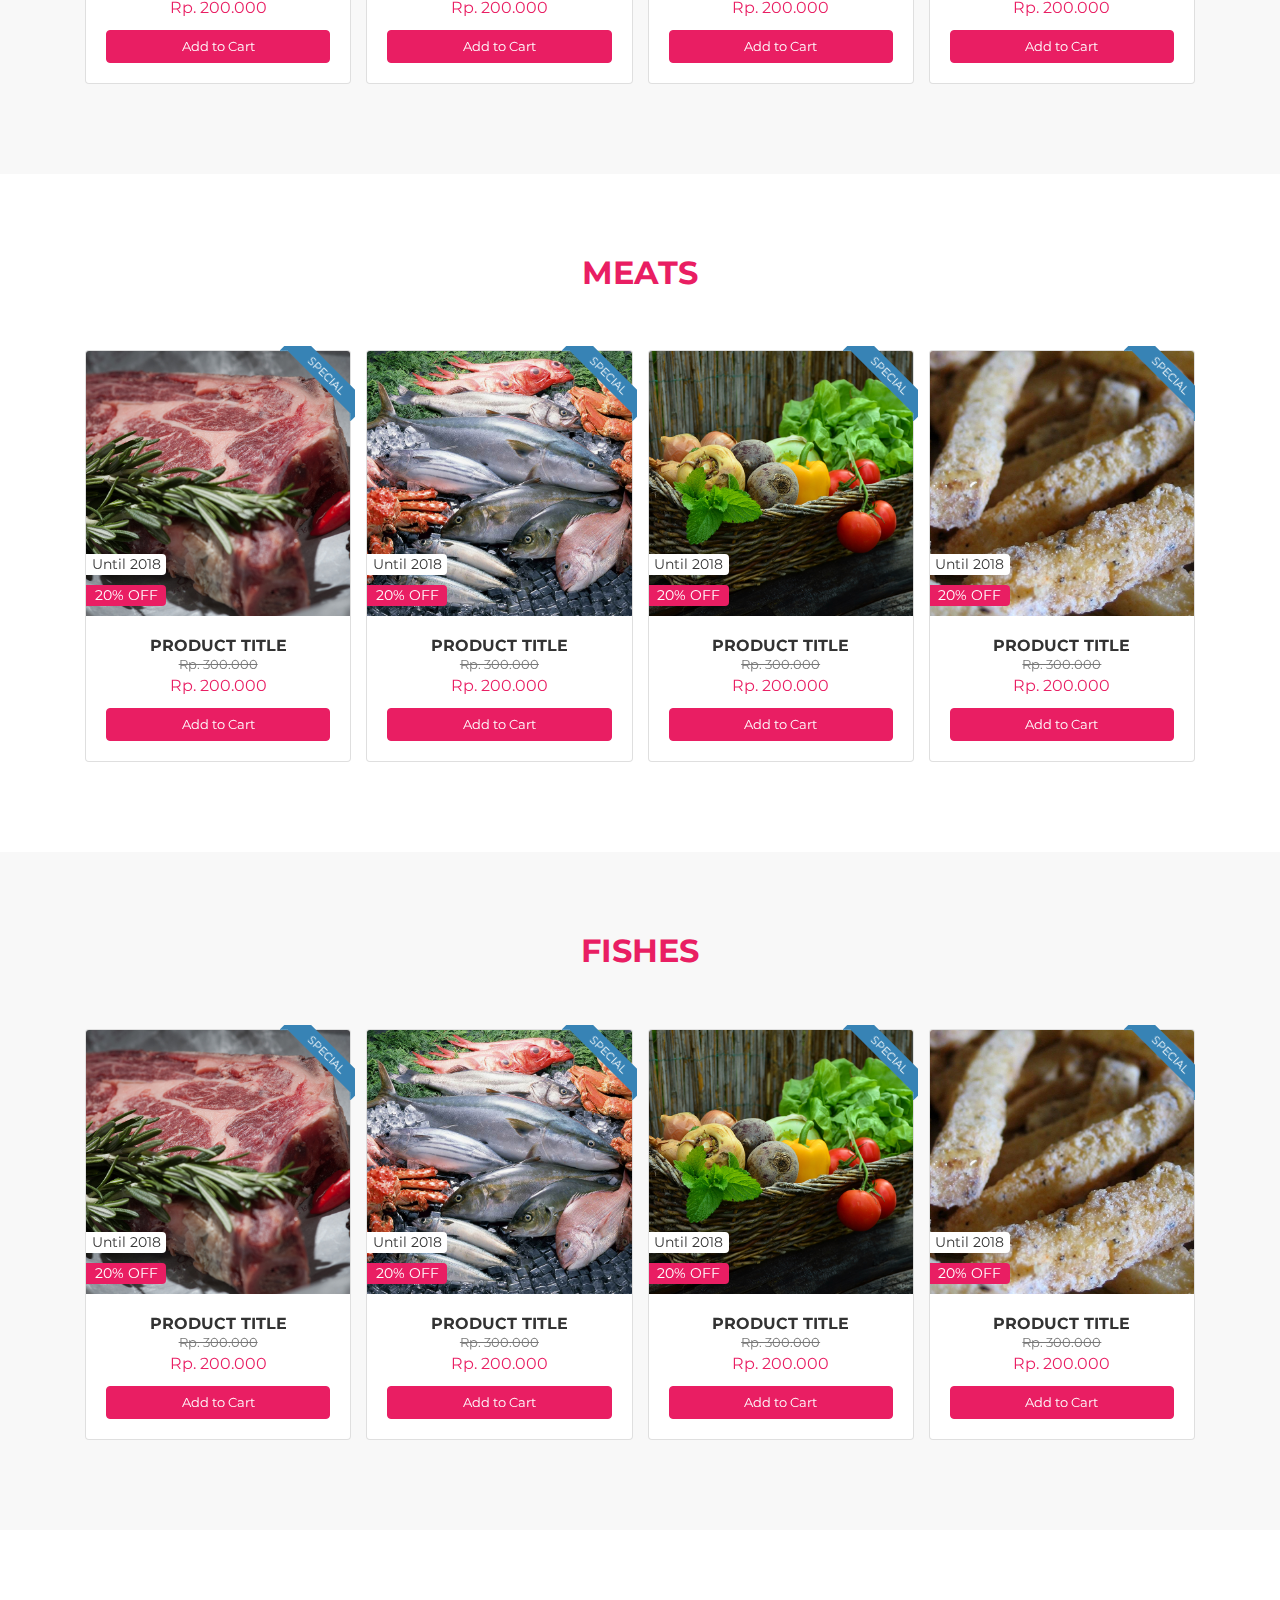
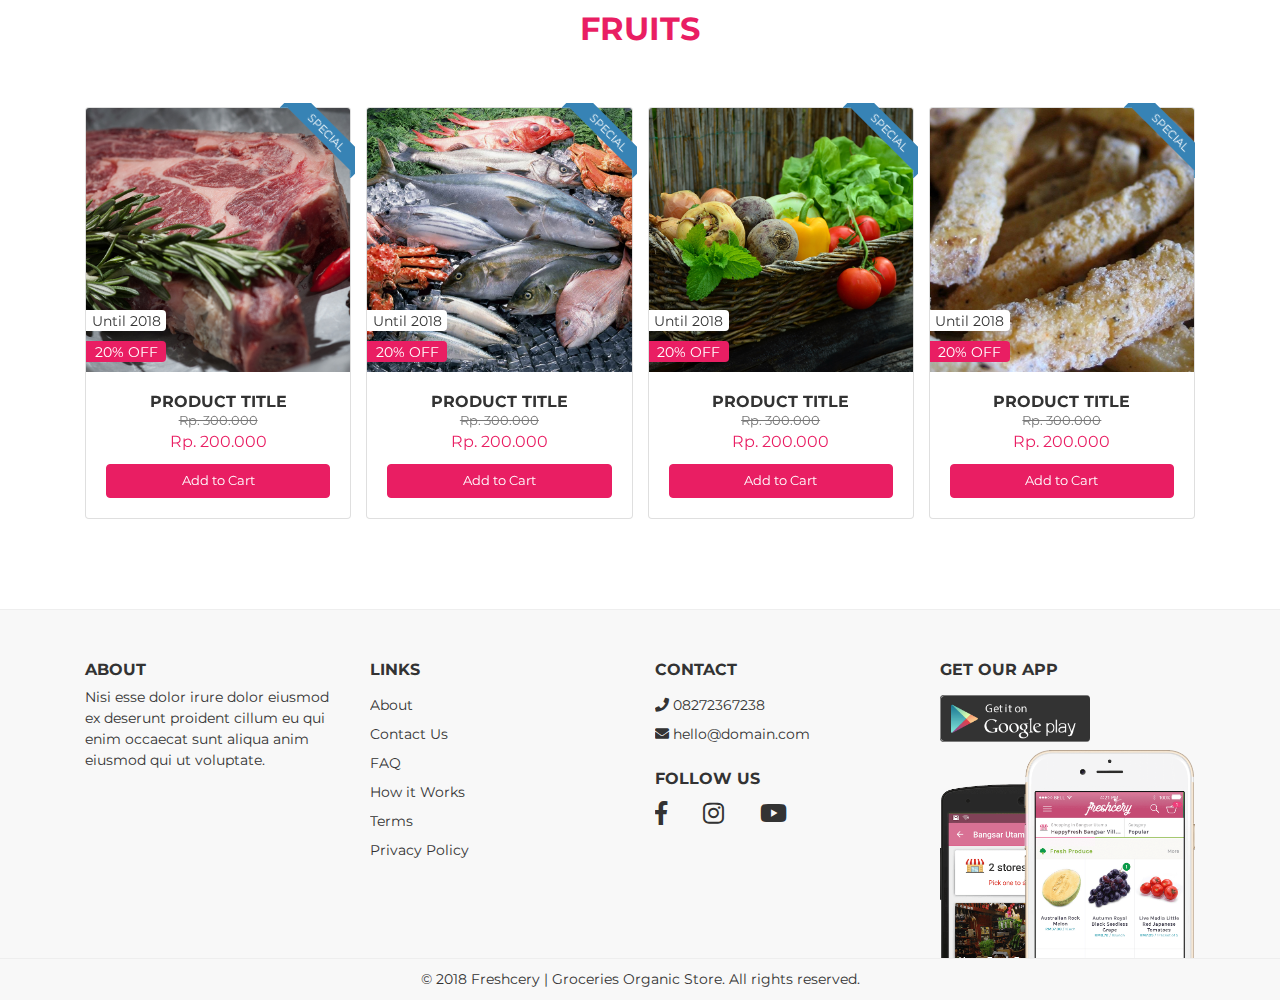
<file: shop.html>
<!DOCTYPE html>
<html>
<head>
    <title>Freshcery | Groceries Organic Store</title>
    <meta charset="utf-8">
    <meta name="viewport" content="width=device-width, initial-scale=1.0">
    <link href="https://fonts.googleapis.com/css?family=Montserrat:400,700" rel="stylesheet" type="text/css">
    <link href="https://fonts.googleapis.com/css?family=Lato:400,700,400italic,700italic" rel="stylesheet" type="text/css">
    <link href="assets/fonts/sb-bistro/sb-bistro.css" rel="stylesheet" type="text/css">
    <link href="assets/fonts/font-awesome/font-awesome.css" rel="stylesheet" type="text/css">

    <link rel="stylesheet" type="text/css" media="all" href="assets/packages/bootstrap/bootstrap.css">
    <link rel="stylesheet" type="text/css" media="all" href="assets/packages/o2system-ui/o2system-ui.css">
    <link rel="stylesheet" type="text/css" media="all" href="assets/packages/owl-carousel/owl-carousel.css">
    <link rel="stylesheet" type="text/css" media="all" href="assets/packages/cloudzoom/cloudzoom.css">
    <link rel="stylesheet" type="text/css" media="all" href="assets/packages/thumbelina/thumbelina.css">
    <link rel="stylesheet" type="text/css" media="all" href="assets/packages/bootstrap-touchspin/bootstrap-touchspin.css">
    <link rel="stylesheet" type="text/css" media="all" href="assets/css/theme.css">

</head>
<body>
    <div class="page-header">
        <!--=============== Navbar ===============-->
        <nav class="navbar fixed-top navbar-expand-md navbar-dark bg-transparent" id="page-navigation">
            <div class="container">
                <!-- Navbar Brand -->
                <a href="index.html" class="navbar-brand">
                    <img src="assets/img/logo/logo.png" alt="">
                </a>

                <!-- Toggle Button -->
                <button class="navbar-toggler" type="button" data-toggle="collapse" data-target="#navbarcollapse" aria-controls="navbarCollapse" aria-expanded="false" aria-label="Toggle navigation">
                    <span class="navbar-toggler-icon"></span>
                </button>

                <div class="collapse navbar-collapse" id="navbarcollapse">
                    <!-- Navbar Menu -->
                    <ul class="navbar-nav ml-auto">
                        <li class="nav-item">
                            <a href="shop.html" class="nav-link active">Shop</a>
                        </li>
                        <li class="nav-item">
                            <a href="register.html" class="nav-link">Register</a>
                        </li>
                        <li class="nav-item">
                            <a href="login.html" class="nav-link">Login</a>
                        </li>
                        <li class="nav-item dropdown">
                            <a class="nav-link dropdown-toggle" href="javascript:void(0)" id="navbarDropdown" role="button" data-toggle="dropdown" aria-haspopup="true" aria-expanded="false">
                                <div class="avatar-header"><img src="assets/img/logo/avatar.jpg"></div> John Doe
                            </a>
                            <div class="dropdown-menu" aria-labelledby="navbarDropdown">
                                <a class="dropdown-item" href="transaction.html">Transactions History</a>
                                <a class="dropdown-item" href="setting.html">Settings</a>
                            </div>
                          </li>
                        <li class="nav-item dropdown">
                            <a href="javascript:void(0)" class="nav-link dropdown-toggle" data-toggle="dropdown" aria-haspopup="true" aria-expanded="false">
                                <i class="fa fa-shopping-basket"></i> <span class="badge badge-primary">5</span>
                            </a>
                            <div class="dropdown-menu shopping-cart">
                                <ul>
                                    <li>
                                        <div class="drop-title">Your Cart</div>
                                    </li>
                                    <li>
                                        <div class="shopping-cart-list">
                                            <div class="media">
                                                <img class="d-flex mr-3" src="assets/img/logo/avatar.jpg" width="60">
                                                <div class="media-body">
                                                    <h5><a href="javascript:void(0)">Carrot</a></h5>
                                                    <p class="price">
                                                        <span class="discount text-muted">Rp. 700.000</span>
                                                        <span>Rp. 100.000</span>
                                                    </p>
                                                    <p class="text-muted">Qty: 1</p>
                                                </div>
                                            </div>
                                            <div class="media">
                                                <img class="d-flex mr-3" src="assets/img/logo/avatar.jpg" width="60">
                                                <div class="media-body">
                                                    <h5><a href="javascript:void(0)">Carrot</a></h5>
                                                    <p class="price">
                                                        <span class="discount text-muted">Rp. 700.000</span>
                                                        <span>Rp. 100.000</span>
                                                    </p>
                                                    <p class="text-muted">Qty: 1</p>
                                                </div>
                                            </div>
                                            <div class="media">
                                                <img class="d-flex mr-3" src="assets/img/logo/avatar.jpg" width="60">
                                                <div class="media-body">
                                                    <h5><a href="javascript:void(0)">Carrot</a></h5>
                                                    <p class="price">
                                                        <span class="discount text-muted">Rp. 700.000</span>
                                                        <span>Rp. 100.000</span>
                                                    </p>
                                                    <p class="text-muted">Qty: 1</p>
                                                </div>
                                            </div>
                                            <div class="media">
                                                <img class="d-flex mr-3" src="assets/img/logo/avatar.jpg" width="60">
                                                <div class="media-body">
                                                    <h5><a href="javascript:void(0)">Carrot</a></h5>
                                                    <p class="price">
                                                        <span class="discount text-muted">Rp. 700.000</span>
                                                        <span>Rp. 100.000</span>
                                                    </p>
                                                    <p class="text-muted">Qty: 1</p>
                                                </div>
                                            </div>
                                        </div>
                                    </li>
                                    <li>
                                        <div class="drop-title d-flex justify-content-between">
                                            <span>Total:</span>
                                            <span class="text-primary"><strong>Rp. 2000.000</strong></span>
                                        </div>
                                    </li>
                                    <li class="d-flex justify-content-between pl-3 pr-3 pt-3">
                                        <a href="cart.html" class="btn btn-default">View Cart</a>
                                        <a href="checkout.html" class="btn btn-primary">Checkout</a>
                                    </li>
                                </ul>
                            </div>
                        </li>
                    </ul>
                </div>

            </div>
        </nav>
    </div>
    <div id="page-content" class="page-content">
        <div class="banner">
            <div class="jumbotron jumbotron-bg text-center rounded-0" style="background-image: url('assets/img/bg-header.jpg');">
                <div class="container">
                    <h1 class="pt-5">
                        Shopping Page
                    </h1>
                    <p class="lead">
                        Save time and leave the groceries to us.
                    </p>
                </div>
            </div>
        </div>

        <div class="container">
            <div class="row">
                <div class="col-md-12">
                    <div class="shop-categories owl-carousel mt-5">
                        <div class="item">
                            <a href="shop.html">
                                <div class="media d-flex align-items-center justify-content-center">
                                    <span class="d-flex mr-2"><i class="sb-bistro-carrot"></i></span>
                                    <div class="media-body">
                                        <h5>Vegetables</h5>
                                        <p>Freshly Harvested Veggies From Local Growers</p>
                                    </div>
                                </div>
                            </a>
                        </div>
                        <div class="item">
                            <a href="shop.html">
                                <div class="media d-flex align-items-center justify-content-center">
                                    <span class="d-flex mr-2"><i class="sb-bistro-apple"></i></span>
                                    <div class="media-body">
                                        <h5>Fruits</h5>
                                        <p>Variety of Fruits From Local Growers</p>
                                    </div>
                                </div>
                            </a>
                        </div>
                        <div class="item">
                            <a href="shop.html">
                                <div class="media d-flex align-items-center justify-content-center">
                                    <span class="d-flex mr-2"><i class="sb-bistro-roast-leg"></i></span>
                                    <div class="media-body">
                                        <h5>Meats</h5>
                                        <p>Protein Rich Ingridients From Local Farmers</p>
                                    </div>
                                </div>
                            </a>
                        </div>
                        <div class="item">
                            <a href="shop.html">
                                <div class="media d-flex align-items-center justify-content-center">
                                    <span class="d-flex mr-2"><i class="sb-bistro-fish-1"></i></span>
                                    <div class="media-body">
                                        <h5>Fishes</h5>
                                        <p>Protein Rich Ingridients From Local Farmers</p>
                                    </div>
                                </div>
                            </a>
                        </div>
                        <div class="item">
                            <a href="shop.html">
                                <div class="media d-flex align-items-center justify-content-center">
                                    <span class="d-flex mr-2"><i class="sb-bistro-french-fries"></i></span>
                                    <div class="media-body">
                                        <h5>Frozen Foods</h5>
                                        <p>Protein Rich Ingridients From Local Farmers</p>
                                    </div>
                                </div>
                            </a>
                        </div>
                        <div class="item">
                            <a href="shop.html">
                                <div class="media d-flex align-items-center justify-content-center">
                                    <span class="d-flex mr-2"><i class="sb-bistro-appetizer"></i></span>
                                    <div class="media-body">
                                        <h5>Packages</h5>
                                        <p>Protein Rich Ingridients From Local Farmers</p>
                                    </div>
                                </div>
                            </a>
                        </div>
                    </div>
                </div>
            </div>
        </div>

        <section id="most-wanted">
            <div class="container">
                <div class="row">
                    <div class="col-md-12">
                        <h2 class="title">Most Wanted</h2>
                        <div class="product-carousel owl-carousel">
                            <div class="item">
                                <div class="card card-product">
                                    <div class="card-ribbon">
                                        <div class="card-ribbon-container right">
                                            <span class="ribbon ribbon-primary">SPECIAL</span>
                                        </div>
                                    </div>
                                    <div class="card-badge">
                                        <div class="card-badge-container left">
                                            <span class="badge badge-default">
                                                Until 2018
                                            </span>
                                            <span class="badge badge-primary">
                                                20% OFF
                                            </span>
                                        </div>
                                        <img src="assets/img/meats.jpg" alt="Card image 2" class="card-img-top">
                                    </div>
                                    <div class="card-body">
                                        <h4 class="card-title">
                                            <a href="detail-product.html">Product Title</a>
                                        </h4>
                                        <div class="card-price">
                                            <span class="discount">Rp. 300.000</span>
                                            <span class="reguler">Rp. 200.000</span>
                                        </div>
                                        <a href="detail-product.html" class="btn btn-block btn-primary">
                                            Add to Cart
                                        </a>

                                    </div>
                                </div>
                            </div>
                            <div class="item">
                                <div class="card card-product">
                                    <div class="card-ribbon">
                                        <div class="card-ribbon-container right">
                                            <span class="ribbon ribbon-primary">SPECIAL</span>
                                        </div>
                                    </div>
                                    <div class="card-badge">
                                        <div class="card-badge-container left">
                                            <span class="badge badge-default">
                                                Until 2018
                                            </span>
                                            <span class="badge badge-primary">
                                                20% OFF
                                            </span>
                                        </div>
                                        <img src="assets/img/fish.jpg" alt="Card image 2" class="card-img-top">
                                    </div>
                                    <div class="card-body">
                                        <h4 class="card-title">
                                            <a href="detail-product.html">Product Title</a>
                                        </h4>
                                        <div class="card-price">
                                            <span class="discount">Rp. 300.000</span>
                                            <span class="reguler">Rp. 200.000</span>
                                        </div>
                                        <a href="detail-product.html" class="btn btn-block btn-primary">
                                            Add to Cart
                                        </a>

                                    </div>
                                </div>
                            </div>
                            <div class="item">
                                <div class="card card-product">
                                    <div class="card-ribbon">
                                        <div class="card-ribbon-container right">
                                            <span class="ribbon ribbon-primary">SPECIAL</span>
                                        </div>
                                    </div>
                                    <div class="card-badge">
                                        <div class="card-badge-container left">
                                            <span class="badge badge-default">
                                                Until 2018
                                            </span>
                                            <span class="badge badge-primary">
                                                20% OFF
                                            </span>
                                        </div>
                                        <img src="assets/img/vegetables.jpg" alt="Card image 2" class="card-img-top">
                                    </div>
                                    <div class="card-body">
                                        <h4 class="card-title">
                                            <a href="detail-product.html">Product Title</a>
                                        </h4>
                                        <div class="card-price">
                                            <span class="discount">Rp. 300.000</span>
                                            <span class="reguler">Rp. 200.000</span>
                                        </div>
                                        <a href="detail-product.html" class="btn btn-block btn-primary">
                                            Add to Cart
                                        </a>

                                    </div>
                                </div>
                            </div>
                            <div class="item">
                                <div class="card card-product">
                                    <div class="card-ribbon">
                                        <div class="card-ribbon-container right">
                                            <span class="ribbon ribbon-primary">SPECIAL</span>
                                        </div>
                                    </div>
                                    <div class="card-badge">
                                        <div class="card-badge-container left">
                                            <span class="badge badge-default">
                                                Until 2018
                                            </span>
                                            <span class="badge badge-primary">
                                                20% OFF
                                            </span>
                                        </div>
                                        <img src="assets/img/frozen.jpg" alt="Card image 2" class="card-img-top">
                                    </div>
                                    <div class="card-body">
                                        <h4 class="card-title">
                                            <a href="detail-product.html">Product Title</a>
                                        </h4>
                                        <div class="card-price">
                                            <span class="discount">Rp. 300.000</span>
                                            <span class="reguler">Rp. 200.000</span>
                                        </div>
                                        <a href="detail-product.html" class="btn btn-block btn-primary">
                                            Add to Cart
                                        </a>

                                    </div>
                                </div>
                            </div>
                            <div class="item">
                                <div class="card card-product">
                                    <div class="card-ribbon">
                                        <div class="card-ribbon-container right">
                                            <span class="ribbon ribbon-primary">SPECIAL</span>
                                        </div>
                                    </div>
                                    <div class="card-badge">
                                        <div class="card-badge-container left">
                                            <span class="badge badge-default">
                                                Until 2018
                                            </span>
                                            <span class="badge badge-primary">
                                                20% OFF
                                            </span>
                                        </div>
                                        <img src="assets/img/fruits.jpg" alt="Card image 2" class="card-img-top">
                                    </div>
                                    <div class="card-body">
                                        <h4 class="card-title">
                                            <a href="detail-product.html">Product Title</a>
                                        </h4>
                                        <div class="card-price">
                                            <span class="discount">Rp. 300.000</span>
                                            <span class="reguler">Rp. 200.000</span>
                                        </div>
                                        <a href="detail-product.html" class="btn btn-block btn-primary">
                                            Add to Cart
                                        </a>

                                    </div>
                                </div>
                            </div>
                        </div>
                    </div>
                </div>
            </div>
        </section>

        <section id="vegetables" class="gray-bg">
            <div class="container">
                <div class="row">
                    <div class="col-md-12">
                        <h2 class="title">Vegetables</h2>
                        <div class="product-carousel owl-carousel">
                            <div class="item">
                                <div class="card card-product">
                                    <div class="card-ribbon">
                                        <div class="card-ribbon-container right">
                                            <span class="ribbon ribbon-primary">SPECIAL</span>
                                        </div>
                                    </div>
                                    <div class="card-badge">
                                        <div class="card-badge-container left">
                                            <span class="badge badge-default">
                                                Until 2018
                                            </span>
                                            <span class="badge badge-primary">
                                                20% OFF
                                            </span>
                                        </div>
                                        <img src="assets/img/meats.jpg" alt="Card image 2" class="card-img-top">
                                    </div>
                                    <div class="card-body">
                                        <h4 class="card-title">
                                            <a href="detail-product.html">Product Title</a>
                                        </h4>
                                        <div class="card-price">
                                            <span class="discount">Rp. 300.000</span>
                                            <span class="reguler">Rp. 200.000</span>
                                        </div>
                                        <a href="detail-product.html" class="btn btn-block btn-primary">
                                            Add to Cart
                                        </a>

                                    </div>
                                </div>
                            </div>
                            <div class="item">
                                <div class="card card-product">
                                    <div class="card-ribbon">
                                        <div class="card-ribbon-container right">
                                            <span class="ribbon ribbon-primary">SPECIAL</span>
                                        </div>
                                    </div>
                                    <div class="card-badge">
                                        <div class="card-badge-container left">
                                            <span class="badge badge-default">
                                                Until 2018
                                            </span>
                                            <span class="badge badge-primary">
                                                20% OFF
                                            </span>
                                        </div>
                                        <img src="assets/img/fish.jpg" alt="Card image 2" class="card-img-top">
                                    </div>
                                    <div class="card-body">
                                        <h4 class="card-title">
                                            <a href="detail-product.html">Product Title</a>
                                        </h4>
                                        <div class="card-price">
                                            <span class="discount">Rp. 300.000</span>
                                            <span class="reguler">Rp. 200.000</span>
                                        </div>
                                        <a href="detail-product.html" class="btn btn-block btn-primary">
                                            Add to Cart
                                        </a>

                                    </div>
                                </div>
                            </div>
                            <div class="item">
                                <div class="card card-product">
                                    <div class="card-ribbon">
                                        <div class="card-ribbon-container right">
                                            <span class="ribbon ribbon-primary">SPECIAL</span>
                                        </div>
                                    </div>
                                    <div class="card-badge">
                                        <div class="card-badge-container left">
                                            <span class="badge badge-default">
                                                Until 2018
                                            </span>
                                            <span class="badge badge-primary">
                                                20% OFF
                                            </span>
                                        </div>
                                        <img src="assets/img/vegetables.jpg" alt="Card image 2" class="card-img-top">
                                    </div>
                                    <div class="card-body">
                                        <h4 class="card-title">
                                            <a href="detail-product.html">Product Title</a>
                                        </h4>
                                        <div class="card-price">
                                            <span class="discount">Rp. 300.000</span>
                                            <span class="reguler">Rp. 200.000</span>
                                        </div>
                                        <a href="detail-product.html" class="btn btn-block btn-primary">
                                            Add to Cart
                                        </a>

                                    </div>
                                </div>
                            </div>
                            <div class="item">
                                <div class="card card-product">
                                    <div class="card-ribbon">
                                        <div class="card-ribbon-container right">
                                            <span class="ribbon ribbon-primary">SPECIAL</span>
                                        </div>
                                    </div>
                                    <div class="card-badge">
                                        <div class="card-badge-container left">
                                            <span class="badge badge-default">
                                                Until 2018
                                            </span>
                                            <span class="badge badge-primary">
                                                20% OFF
                                            </span>
                                        </div>
                                        <img src="assets/img/frozen.jpg" alt="Card image 2" class="card-img-top">
                                    </div>
                                    <div class="card-body">
                                        <h4 class="card-title">
                                            <a href="detail-product.html">Product Title</a>
                                        </h4>
                                        <div class="card-price">
                                            <span class="discount">Rp. 300.000</span>
                                            <span class="reguler">Rp. 200.000</span>
                                        </div>
                                        <a href="detail-product.html" class="btn btn-block btn-primary">
                                            Add to Cart
                                        </a>

                                    </div>
                                </div>
                            </div>
                            <div class="item">
                                <div class="card card-product">
                                    <div class="card-ribbon">
                                        <div class="card-ribbon-container right">
                                            <span class="ribbon ribbon-primary">SPECIAL</span>
                                        </div>
                                    </div>
                                    <div class="card-badge">
                                        <div class="card-badge-container left">
                                            <span class="badge badge-default">
                                                Until 2018
                                            </span>
                                            <span class="badge badge-primary">
                                                20% OFF
                                            </span>
                                        </div>
                                        <img src="assets/img/fruits.jpg" alt="Card image 2" class="card-img-top">
                                    </div>
                                    <div class="card-body">
                                        <h4 class="card-title">
                                            <a href="detail-product.html">Product Title</a>
                                        </h4>
                                        <div class="card-price">
                                            <span class="discount">Rp. 300.000</span>
                                            <span class="reguler">Rp. 200.000</span>
                                        </div>
                                        <a href="detail-product.html" class="btn btn-block btn-primary">
                                            Add to Cart
                                        </a>

                                    </div>
                                </div>
                            </div>
                        </div>
                    </div>
                </div>
            </div>
        </section>

        <section id="meats">
            <div class="container">
                <div class="row">
                    <div class="col-md-12">
                        <h2 class="title">Meats</h2>
                        <div class="product-carousel owl-carousel">
                            <div class="item">
                                <div class="card card-product">
                                    <div class="card-ribbon">
                                        <div class="card-ribbon-container right">
                                            <span class="ribbon ribbon-primary">SPECIAL</span>
                                        </div>
                                    </div>
                                    <div class="card-badge">
                                        <div class="card-badge-container left">
                                            <span class="badge badge-default">
                                                Until 2018
                                            </span>
                                            <span class="badge badge-primary">
                                                20% OFF
                                            </span>
                                        </div>
                                        <img src="assets/img/meats.jpg" alt="Card image 2" class="card-img-top">
                                    </div>
                                    <div class="card-body">
                                        <h4 class="card-title">
                                            <a href="detail-product.html">Product Title</a>
                                        </h4>
                                        <div class="card-price">
                                            <span class="discount">Rp. 300.000</span>
                                            <span class="reguler">Rp. 200.000</span>
                                        </div>
                                        <a href="detail-product.html" class="btn btn-block btn-primary">
                                            Add to Cart
                                        </a>

                                    </div>
                                </div>
                            </div>
                            <div class="item">
                                <div class="card card-product">
                                    <div class="card-ribbon">
                                        <div class="card-ribbon-container right">
                                            <span class="ribbon ribbon-primary">SPECIAL</span>
                                        </div>
                                    </div>
                                    <div class="card-badge">
                                        <div class="card-badge-container left">
                                            <span class="badge badge-default">
                                                Until 2018
                                            </span>
                                            <span class="badge badge-primary">
                                                20% OFF
                                            </span>
                                        </div>
                                        <img src="assets/img/fish.jpg" alt="Card image 2" class="card-img-top">
                                    </div>
                                    <div class="card-body">
                                        <h4 class="card-title">
                                            <a href="detail-product.html">Product Title</a>
                                        </h4>
                                        <div class="card-price">
                                            <span class="discount">Rp. 300.000</span>
                                            <span class="reguler">Rp. 200.000</span>
                                        </div>
                                        <a href="detail-product.html" class="btn btn-block btn-primary">
                                            Add to Cart
                                        </a>

                                    </div>
                                </div>
                            </div>
                            <div class="item">
                                <div class="card card-product">
                                    <div class="card-ribbon">
                                        <div class="card-ribbon-container right">
                                            <span class="ribbon ribbon-primary">SPECIAL</span>
                                        </div>
                                    </div>
                                    <div class="card-badge">
                                        <div class="card-badge-container left">
                                            <span class="badge badge-default">
                                                Until 2018
                                            </span>
                                            <span class="badge badge-primary">
                                                20% OFF
                                            </span>
                                        </div>
                                        <img src="assets/img/vegetables.jpg" alt="Card image 2" class="card-img-top">
                                    </div>
                                    <div class="card-body">
                                        <h4 class="card-title">
                                            <a href="detail-product.html">Product Title</a>
                                        </h4>
                                        <div class="card-price">
                                            <span class="discount">Rp. 300.000</span>
                                            <span class="reguler">Rp. 200.000</span>
                                        </div>
                                        <a href="detail-product.html" class="btn btn-block btn-primary">
                                            Add to Cart
                                        </a>

                                    </div>
                                </div>
                            </div>
                            <div class="item">
                                <div class="card card-product">
                                    <div class="card-ribbon">
                                        <div class="card-ribbon-container right">
                                            <span class="ribbon ribbon-primary">SPECIAL</span>
                                        </div>
                                    </div>
                                    <div class="card-badge">
                                        <div class="card-badge-container left">
                                            <span class="badge badge-default">
                                                Until 2018
                                            </span>
                                            <span class="badge badge-primary">
                                                20% OFF
                                            </span>
                                        </div>
                                        <img src="assets/img/frozen.jpg" alt="Card image 2" class="card-img-top">
                                    </div>
                                    <div class="card-body">
                                        <h4 class="card-title">
                                            <a href="detail-product.html">Product Title</a>
                                        </h4>
                                        <div class="card-price">
                                            <span class="discount">Rp. 300.000</span>
                                            <span class="reguler">Rp. 200.000</span>
                                        </div>
                                        <a href="detail-product.html" class="btn btn-block btn-primary">
                                            Add to Cart
                                        </a>

                                    </div>
                                </div>
                            </div>
                            <div class="item">
                                <div class="card card-product">
                                    <div class="card-ribbon">
                                        <div class="card-ribbon-container right">
                                            <span class="ribbon ribbon-primary">SPECIAL</span>
                                        </div>
                                    </div>
                                    <div class="card-badge">
                                        <div class="card-badge-container left">
                                            <span class="badge badge-default">
                                                Until 2018
                                            </span>
                                            <span class="badge badge-primary">
                                                20% OFF
                                            </span>
                                        </div>
                                        <img src="assets/img/fruits.jpg" alt="Card image 2" class="card-img-top">
                                    </div>
                                    <div class="card-body">
                                        <h4 class="card-title">
                                            <a href="detail-product.html">Product Title</a>
                                        </h4>
                                        <div class="card-price">
                                            <span class="discount">Rp. 300.000</span>
                                            <span class="reguler">Rp. 200.000</span>
                                        </div>
                                        <a href="detail-product.html" class="btn btn-block btn-primary">
                                            Add to Cart
                                        </a>

                                    </div>
                                </div>
                            </div>
                        </div>
                    </div>
                </div>
            </div>
        </section>

        <section id="fishes" class="gray-bg">
            <div class="container">
                <div class="row">
                    <div class="col-md-12">
                        <h2 class="title">Fishes</h2>
                        <div class="product-carousel owl-carousel">
                            <div class="item">
                                <div class="card card-product">
                                    <div class="card-ribbon">
                                        <div class="card-ribbon-container right">
                                            <span class="ribbon ribbon-primary">SPECIAL</span>
                                        </div>
                                    </div>
                                    <div class="card-badge">
                                        <div class="card-badge-container left">
                                            <span class="badge badge-default">
                                                Until 2018
                                            </span>
                                            <span class="badge badge-primary">
                                                20% OFF
                                            </span>
                                        </div>
                                        <img src="assets/img/meats.jpg" alt="Card image 2" class="card-img-top">
                                    </div>
                                    <div class="card-body">
                                        <h4 class="card-title">
                                            <a href="detail-product.html">Product Title</a>
                                        </h4>
                                        <div class="card-price">
                                            <span class="discount">Rp. 300.000</span>
                                            <span class="reguler">Rp. 200.000</span>
                                        </div>
                                        <a href="detail-product.html" class="btn btn-block btn-primary">
                                            Add to Cart
                                        </a>

                                    </div>
                                </div>
                            </div>
                            <div class="item">
                                <div class="card card-product">
                                    <div class="card-ribbon">
                                        <div class="card-ribbon-container right">
                                            <span class="ribbon ribbon-primary">SPECIAL</span>
                                        </div>
                                    </div>
                                    <div class="card-badge">
                                        <div class="card-badge-container left">
                                            <span class="badge badge-default">
                                                Until 2018
                                            </span>
                                            <span class="badge badge-primary">
                                                20% OFF
                                            </span>
                                        </div>
                                        <img src="assets/img/fish.jpg" alt="Card image 2" class="card-img-top">
                                    </div>
                                    <div class="card-body">
                                        <h4 class="card-title">
                                            <a href="detail-product.html">Product Title</a>
                                        </h4>
                                        <div class="card-price">
                                            <span class="discount">Rp. 300.000</span>
                                            <span class="reguler">Rp. 200.000</span>
                                        </div>
                                        <a href="detail-product.html" class="btn btn-block btn-primary">
                                            Add to Cart
                                        </a>

                                    </div>
                                </div>
                            </div>
                            <div class="item">
                                <div class="card card-product">
                                    <div class="card-ribbon">
                                        <div class="card-ribbon-container right">
                                            <span class="ribbon ribbon-primary">SPECIAL</span>
                                        </div>
                                    </div>
                                    <div class="card-badge">
                                        <div class="card-badge-container left">
                                            <span class="badge badge-default">
                                                Until 2018
                                            </span>
                                            <span class="badge badge-primary">
                                                20% OFF
                                            </span>
                                        </div>
                                        <img src="assets/img/vegetables.jpg" alt="Card image 2" class="card-img-top">
                                    </div>
                                    <div class="card-body">
                                        <h4 class="card-title">
                                            <a href="detail-product.html">Product Title</a>
                                        </h4>
                                        <div class="card-price">
                                            <span class="discount">Rp. 300.000</span>
                                            <span class="reguler">Rp. 200.000</span>
                                        </div>
                                        <a href="detail-product.html" class="btn btn-block btn-primary">
                                            Add to Cart
                                        </a>

                                    </div>
                                </div>
                            </div>
                            <div class="item">
                                <div class="card card-product">
                                    <div class="card-ribbon">
                                        <div class="card-ribbon-container right">
                                            <span class="ribbon ribbon-primary">SPECIAL</span>
                                        </div>
                                    </div>
                                    <div class="card-badge">
                                        <div class="card-badge-container left">
                                            <span class="badge badge-default">
                                                Until 2018
                                            </span>
                                            <span class="badge badge-primary">
                                                20% OFF
                                            </span>
                                        </div>
                                        <img src="assets/img/frozen.jpg" alt="Card image 2" class="card-img-top">
                                    </div>
                                    <div class="card-body">
                                        <h4 class="card-title">
                                            <a href="detail-product.html">Product Title</a>
                                        </h4>
                                        <div class="card-price">
                                            <span class="discount">Rp. 300.000</span>
                                            <span class="reguler">Rp. 200.000</span>
                                        </div>
                                        <a href="detail-product.html" class="btn btn-block btn-primary">
                                            Add to Cart
                                        </a>

                                    </div>
                                </div>
                            </div>
                            <div class="item">
                                <div class="card card-product">
                                    <div class="card-ribbon">
                                        <div class="card-ribbon-container right">
                                            <span class="ribbon ribbon-primary">SPECIAL</span>
                                        </div>
                                    </div>
                                    <div class="card-badge">
                                        <div class="card-badge-container left">
                                            <span class="badge badge-default">
                                                Until 2018
                                            </span>
                                            <span class="badge badge-primary">
                                                20% OFF
                                            </span>
                                        </div>
                                        <img src="assets/img/fruits.jpg" alt="Card image 2" class="card-img-top">
                                    </div>
                                    <div class="card-body">
                                        <h4 class="card-title">
                                            <a href="detail-product.html">Product Title</a>
                                        </h4>
                                        <div class="card-price">
                                            <span class="discount">Rp. 300.000</span>
                                            <span class="reguler">Rp. 200.000</span>
                                        </div>
                                        <a href="detail-product.html" class="btn btn-block btn-primary">
                                            Add to Cart
                                        </a>

                                    </div>
                                </div>
                            </div>
                        </div>
                    </div>
                </div>
            </div>
        </section>

        <section id="fruits">
            <div class="container">
                <div class="row">
                    <div class="col-md-12">
                        <h2 class="title">Fruits</h2>
                        <div class="product-carousel owl-carousel">
                            <div class="item">
                                <div class="card card-product">
                                    <div class="card-ribbon">
                                        <div class="card-ribbon-container right">
                                            <span class="ribbon ribbon-primary">SPECIAL</span>
                                        </div>
                                    </div>
                                    <div class="card-badge">
                                        <div class="card-badge-container left">
                                            <span class="badge badge-default">
                                                Until 2018
                                            </span>
                                            <span class="badge badge-primary">
                                                20% OFF
                                            </span>
                                        </div>
                                        <img src="assets/img/meats.jpg" alt="Card image 2" class="card-img-top">
                                    </div>
                                    <div class="card-body">
                                        <h4 class="card-title">
                                            <a href="detail-product.html">Product Title</a>
                                        </h4>
                                        <div class="card-price">
                                            <span class="discount">Rp. 300.000</span>
                                            <span class="reguler">Rp. 200.000</span>
                                        </div>
                                        <a href="detail-product.html" class="btn btn-block btn-primary">
                                            Add to Cart
                                        </a>

                                    </div>
                                </div>
                            </div>
                            <div class="item">
                                <div class="card card-product">
                                    <div class="card-ribbon">
                                        <div class="card-ribbon-container right">
                                            <span class="ribbon ribbon-primary">SPECIAL</span>
                                        </div>
                                    </div>
                                    <div class="card-badge">
                                        <div class="card-badge-container left">
                                            <span class="badge badge-default">
                                                Until 2018
                                            </span>
                                            <span class="badge badge-primary">
                                                20% OFF
                                            </span>
                                        </div>
                                        <img src="assets/img/fish.jpg" alt="Card image 2" class="card-img-top">
                                    </div>
                                    <div class="card-body">
                                        <h4 class="card-title">
                                            <a href="detail-product.html">Product Title</a>
                                        </h4>
                                        <div class="card-price">
                                            <span class="discount">Rp. 300.000</span>
                                            <span class="reguler">Rp. 200.000</span>
                                        </div>
                                        <a href="detail-product.html" class="btn btn-block btn-primary">
                                            Add to Cart
                                        </a>

                                    </div>
                                </div>
                            </div>
                            <div class="item">
                                <div class="card card-product">
                                    <div class="card-ribbon">
                                        <div class="card-ribbon-container right">
                                            <span class="ribbon ribbon-primary">SPECIAL</span>
                                        </div>
                                    </div>
                                    <div class="card-badge">
                                        <div class="card-badge-container left">
                                            <span class="badge badge-default">
                                                Until 2018
                                            </span>
                                            <span class="badge badge-primary">
                                                20% OFF
                                            </span>
                                        </div>
                                        <img src="assets/img/vegetables.jpg" alt="Card image 2" class="card-img-top">
                                    </div>
                                    <div class="card-body">
                                        <h4 class="card-title">
                                            <a href="detail-product.html">Product Title</a>
                                        </h4>
                                        <div class="card-price">
                                            <span class="discount">Rp. 300.000</span>
                                            <span class="reguler">Rp. 200.000</span>
                                        </div>
                                        <a href="detail-product.html" class="btn btn-block btn-primary">
                                            Add to Cart
                                        </a>

                                    </div>
                                </div>
                            </div>
                            <div class="item">
                                <div class="card card-product">
                                    <div class="card-ribbon">
                                        <div class="card-ribbon-container right">
                                            <span class="ribbon ribbon-primary">SPECIAL</span>
                                        </div>
                                    </div>
                                    <div class="card-badge">
                                        <div class="card-badge-container left">
                                            <span class="badge badge-default">
                                                Until 2018
                                            </span>
                                            <span class="badge badge-primary">
                                                20% OFF
                                            </span>
                                        </div>
                                        <img src="assets/img/frozen.jpg" alt="Card image 2" class="card-img-top">
                                    </div>
                                    <div class="card-body">
                                        <h4 class="card-title">
                                            <a href="detail-product.html">Product Title</a>
                                        </h4>
                                        <div class="card-price">
                                            <span class="discount">Rp. 300.000</span>
                                            <span class="reguler">Rp. 200.000</span>
                                        </div>
                                        <a href="detail-product.html" class="btn btn-block btn-primary">
                                            Add to Cart
                                        </a>

                                    </div>
                                </div>
                            </div>
                            <div class="item">
                                <div class="card card-product">
                                    <div class="card-ribbon">
                                        <div class="card-ribbon-container right">
                                            <span class="ribbon ribbon-primary">SPECIAL</span>
                                        </div>
                                    </div>
                                    <div class="card-badge">
                                        <div class="card-badge-container left">
                                            <span class="badge badge-default">
                                                Until 2018
                                            </span>
                                            <span class="badge badge-primary">
                                                20% OFF
                                            </span>
                                        </div>
                                        <img src="assets/img/fruits.jpg" alt="Card image 2" class="card-img-top">
                                    </div>
                                    <div class="card-body">
                                        <h4 class="card-title">
                                            <a href="detail-product.html">Product Title</a>
                                        </h4>
                                        <div class="card-price">
                                            <span class="discount">Rp. 300.000</span>
                                            <span class="reguler">Rp. 200.000</span>
                                        </div>
                                        <a href="detail-product.html" class="btn btn-block btn-primary">
                                            Add to Cart
                                        </a>

                                    </div>
                                </div>
                            </div>
                        </div>
                    </div>
                </div>
            </div>
        </section>
    </div>
    <footer>
        <div class="container">
            <div class="row">
                <div class="col-md-3">
                    <h5>About</h5>
                    <p>Nisi esse dolor irure dolor eiusmod ex deserunt proident cillum eu qui enim occaecat sunt aliqua anim eiusmod qui ut voluptate.</p>
                </div>
                <div class="col-md-3">
                    <h5>Links</h5>
                    <ul>
                        <li>
                            <a href="about.html">About</a>
                        </li>
                        <li>
                            <a href="contact.html">Contact Us</a>
                        </li>
                        <li>
                            <a href="faq.html">FAQ</a>
                        </li>
                        <li>
                            <a href="javascript:void(0)">How it Works</a>
                        </li>
                        <li>
                            <a href="terms.html">Terms</a>
                        </li>
                        <li>
                            <a href="privacy.html">Privacy Policy</a>
                        </li>
                    </ul>
                </div>
                <div class="col-md-3">
                     <h5>Contact</h5>
                     <ul>
                         <li>
                            <a href="tel:+620892738334"><i class="fa fa-phone"></i> 08272367238</a>
                        </li>
                        <li>
                            <a href="mailto:hello@domain.com"><i class="fa fa-envelope"></i> hello@domain.com</a>
                         </li>
                     </ul>

                     <h5>Follow Us</h5>
                     <ul class="social">
                         <li>
                            <a href="javascript:void(0)" target="_blank"><i class="fab fa-facebook-f"></i></a>
                         </li>
                         <li>
                            <a href="javascript:void(0)" target="_blank"><i class="fab fa-instagram"></i></a>
                         </li>
                         <li>
                            <a href="javascript:void(0)" target="_blank"><i class="fab fa-youtube"></i></a>
                         </li>
                     </ul>
                </div>
                <div class="col-md-3">
                     <h5>Get Our App</h5>
                     <ul class="mb-0">
                         <li class="download-app">
                             <a href="#"><img src="assets/img/playstore.png"></a>
                         </li>
                         <li style="height: 200px">
                             <div class="mockup">
                                 <img src="assets/img/mockup.png">
                             </div>
                         </li>
                     </ul>
                </div>
            </div>
        </div>
        <p class="copyright">&copy; 2018 Freshcery | Groceries Organic Store. All rights reserved.</p>
    </footer>

    <script type="text/javascript" src="assets/js/jquery.js"></script>
    <script type="text/javascript" src="assets/js/jquery-migrate.js"></script>
    <script type="text/javascript" src="assets/packages/bootstrap/libraries/popper.js"></script>
    <script type="text/javascript" src="assets/packages/bootstrap/bootstrap.js"></script>
    <script type="text/javascript" src="assets/packages/o2system-ui/o2system-ui.js"></script>
    <script type="text/javascript" src="assets/packages/owl-carousel/owl-carousel.js"></script>
    <script type="text/javascript" src="assets/packages/cloudzoom/cloudzoom.js"></script>
    <script type="text/javascript" src="assets/packages/thumbelina/thumbelina.js"></script>
    <script type="text/javascript" src="assets/packages/bootstrap-touchspin/bootstrap-touchspin.js"></script>
    <script type="text/javascript" src="assets/js/theme.js"></script>
</body>
</html>
</file>
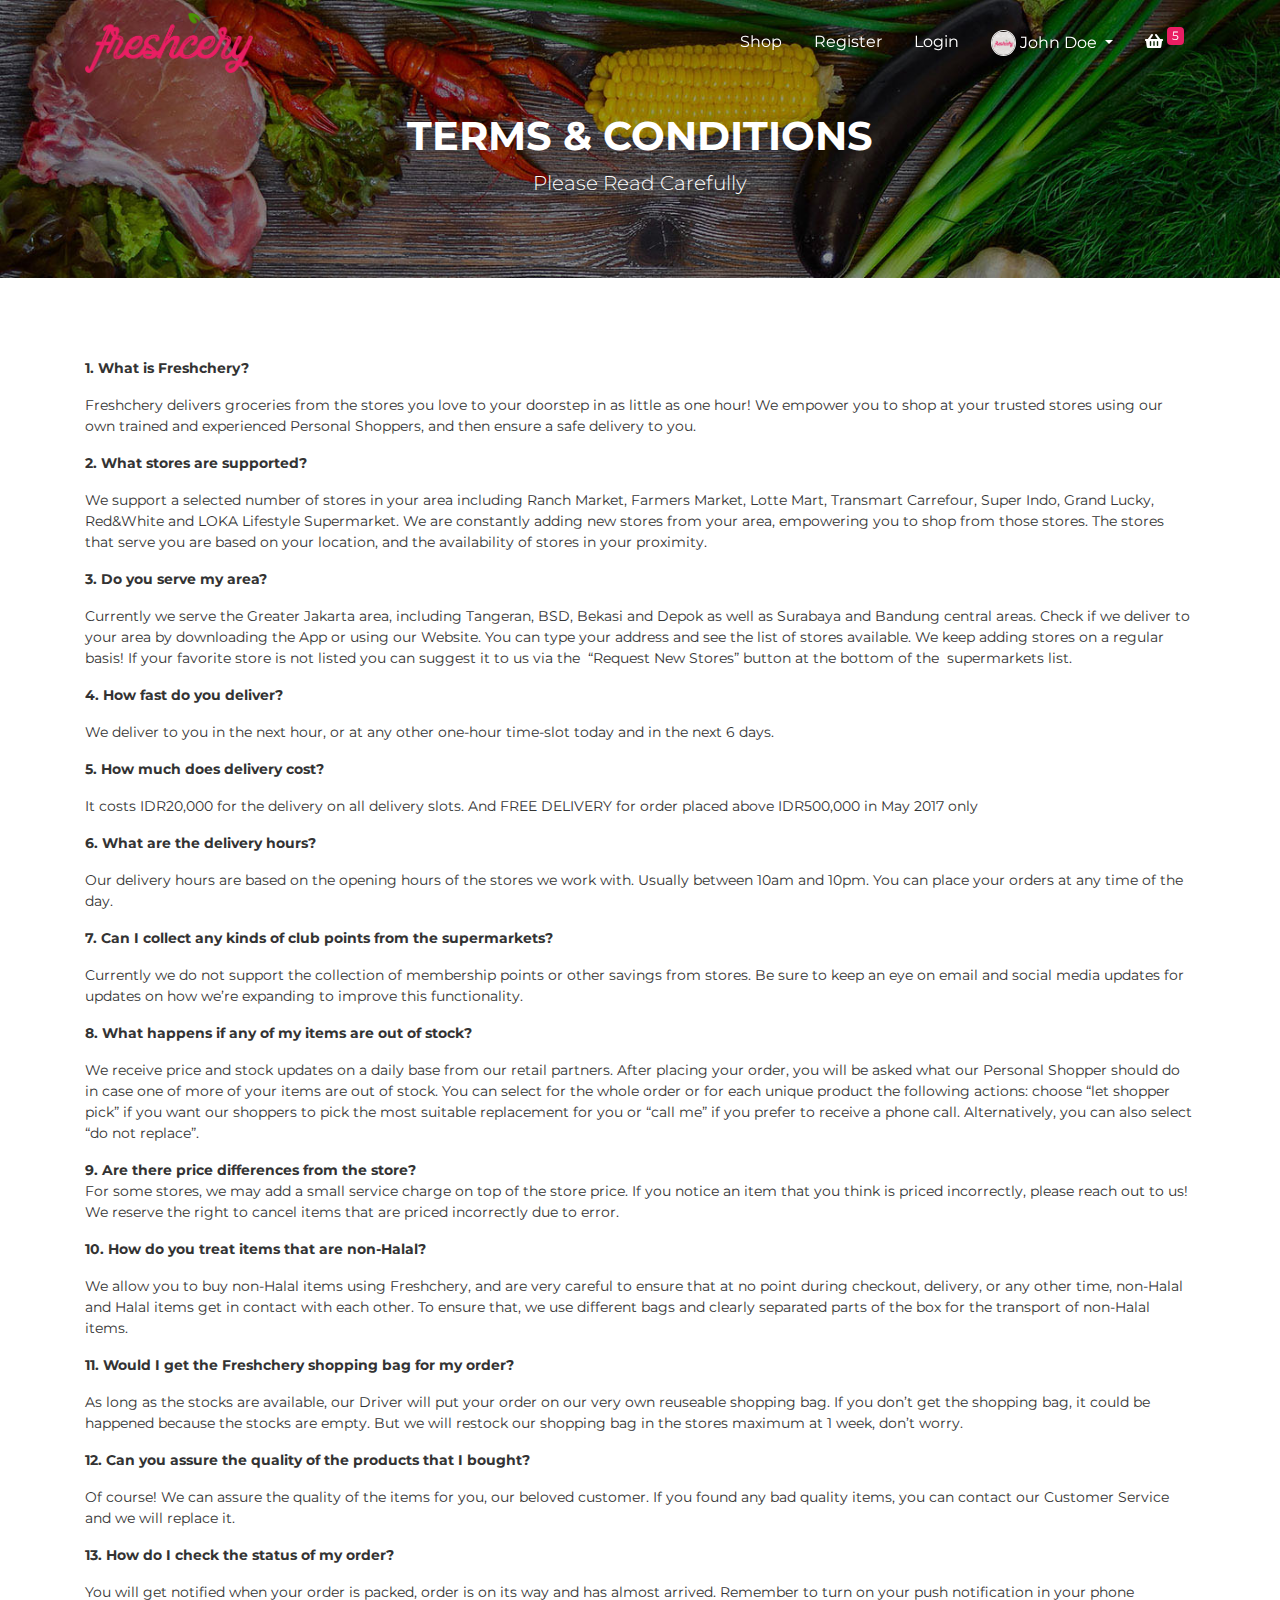
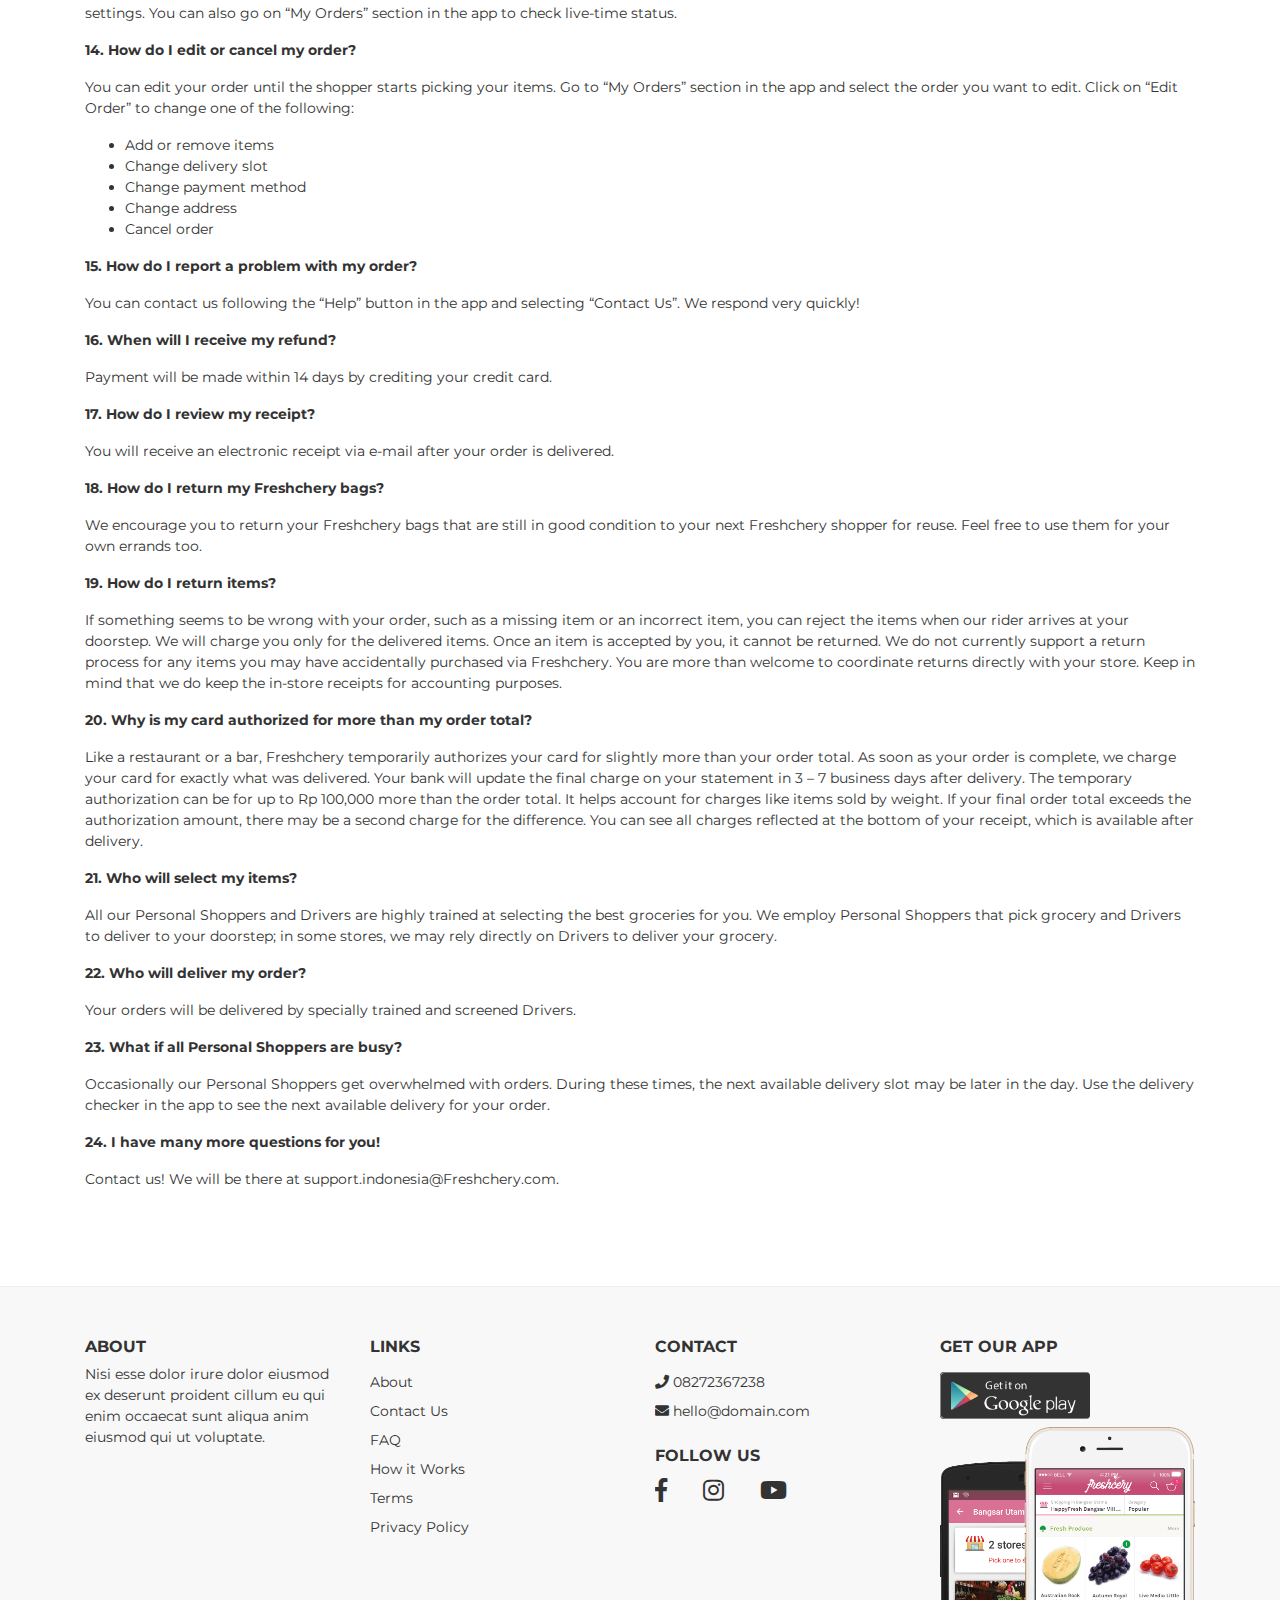
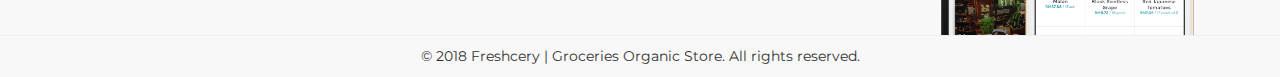
<file: terms.html>
<!DOCTYPE html>
<html>
<head>
    <title>Freshcery | Groceries Organic Store</title>
    <meta charset="utf-8">
    <meta name="viewport" content="width=device-width, initial-scale=1.0">
    <link href="https://fonts.googleapis.com/css?family=Montserrat:400,700" rel="stylesheet" type="text/css">
    <link href="https://fonts.googleapis.com/css?family=Lato:400,700,400italic,700italic" rel="stylesheet" type="text/css">
    <link href="assets/fonts/sb-bistro/sb-bistro.css" rel="stylesheet" type="text/css">
    <link href="assets/fonts/font-awesome/font-awesome.css" rel="stylesheet" type="text/css">

    <link rel="stylesheet" type="text/css" media="all" href="assets/packages/bootstrap/bootstrap.css">
    <link rel="stylesheet" type="text/css" media="all" href="assets/packages/o2system-ui/o2system-ui.css">
    <link rel="stylesheet" type="text/css" media="all" href="assets/packages/owl-carousel/owl-carousel.css">
    <link rel="stylesheet" type="text/css" media="all" href="assets/packages/cloudzoom/cloudzoom.css">
    <link rel="stylesheet" type="text/css" media="all" href="assets/packages/thumbelina/thumbelina.css">
    <link rel="stylesheet" type="text/css" media="all" href="assets/packages/bootstrap-touchspin/bootstrap-touchspin.css">
    <link rel="stylesheet" type="text/css" media="all" href="assets/css/theme.css">

</head>
<body>
    <div class="page-header">
        <!--=============== Navbar ===============-->
        <nav class="navbar fixed-top navbar-expand-md navbar-dark bg-transparent" id="page-navigation">
            <div class="container">
                <!-- Navbar Brand -->
                <a href="index.html" class="navbar-brand">
                    <img src="assets/img/logo/logo.png" alt="">
                </a>

                <!-- Toggle Button -->
                <button class="navbar-toggler" type="button" data-toggle="collapse" data-target="#navbarcollapse" aria-controls="navbarCollapse" aria-expanded="false" aria-label="Toggle navigation">
                    <span class="navbar-toggler-icon"></span>
                </button>

                <div class="collapse navbar-collapse" id="navbarcollapse">
                    <!-- Navbar Menu -->
                    <ul class="navbar-nav ml-auto">
                        <li class="nav-item">
                            <a href="shop.html" class="nav-link">Shop</a>
                        </li>
                        <li class="nav-item">
                            <a href="register.html" class="nav-link">Register</a>
                        </li>
                        <li class="nav-item">
                            <a href="login.html" class="nav-link">Login</a>
                        </li>
                        <li class="nav-item dropdown">
                            <a class="nav-link dropdown-toggle" href="javascript:void(0)" id="navbarDropdown" role="button" data-toggle="dropdown" aria-haspopup="true" aria-expanded="false">
                                <div class="avatar-header"><img src="assets/img/logo/avatar.jpg"></div> John Doe
                            </a>
                            <div class="dropdown-menu" aria-labelledby="navbarDropdown">
                                <a class="dropdown-item" href="transaction.html">Transactions History</a>
                                <a class="dropdown-item" href="setting.html">Settings</a>
                            </div>
                          </li>
                        <li class="nav-item dropdown">
                            <a href="javascript:void(0)" class="nav-link dropdown-toggle" data-toggle="dropdown" aria-haspopup="true" aria-expanded="false">
                                <i class="fa fa-shopping-basket"></i> <span class="badge badge-primary">5</span>
                            </a>
                            <div class="dropdown-menu shopping-cart">
                                <ul>
                                    <li>
                                        <div class="drop-title">Your Cart</div>
                                    </li>
                                    <li>
                                        <div class="shopping-cart-list">
                                            <div class="media">
                                                <img class="d-flex mr-3" src="assets/img/logo/avatar.jpg" width="60">
                                                <div class="media-body">
                                                    <h5><a href="javascript:void(0)">Carrot</a></h5>
                                                    <p class="price">
                                                        <span class="discount text-muted">Rp. 700.000</span>
                                                        <span>Rp. 100.000</span>
                                                    </p>
                                                    <p class="text-muted">Qty: 1</p>
                                                </div>
                                            </div>
                                            <div class="media">
                                                <img class="d-flex mr-3" src="assets/img/logo/avatar.jpg" width="60">
                                                <div class="media-body">
                                                    <h5><a href="javascript:void(0)">Carrot</a></h5>
                                                    <p class="price">
                                                        <span class="discount text-muted">Rp. 700.000</span>
                                                        <span>Rp. 100.000</span>
                                                    </p>
                                                    <p class="text-muted">Qty: 1</p>
                                                </div>
                                            </div>
                                            <div class="media">
                                                <img class="d-flex mr-3" src="assets/img/logo/avatar.jpg" width="60">
                                                <div class="media-body">
                                                    <h5><a href="javascript:void(0)">Carrot</a></h5>
                                                    <p class="price">
                                                        <span class="discount text-muted">Rp. 700.000</span>
                                                        <span>Rp. 100.000</span>
                                                    </p>
                                                    <p class="text-muted">Qty: 1</p>
                                                </div>
                                            </div>
                                            <div class="media">
                                                <img class="d-flex mr-3" src="assets/img/logo/avatar.jpg" width="60">
                                                <div class="media-body">
                                                    <h5><a href="javascript:void(0)">Carrot</a></h5>
                                                    <p class="price">
                                                        <span class="discount text-muted">Rp. 700.000</span>
                                                        <span>Rp. 100.000</span>
                                                    </p>
                                                    <p class="text-muted">Qty: 1</p>
                                                </div>
                                            </div>
                                        </div>
                                    </li>
                                    <li>
                                        <div class="drop-title d-flex justify-content-between">
                                            <span>Total:</span>
                                            <span class="text-primary"><strong>Rp. 2000.000</strong></span>
                                        </div>
                                    </li>
                                    <li class="d-flex justify-content-between pl-3 pr-3 pt-3">
                                        <a href="cart.html" class="btn btn-default">View Cart</a>
                                        <a href="checkout.html" class="btn btn-primary">Checkout</a>
                                    </li>
                                </ul>
                            </div>
                        </li>
                    </ul>
                </div>

            </div>
        </nav>
    </div>
    <div id="page-content" class="page-content">
        <div class="banner">
            <div class="jumbotron jumbotron-bg text-center rounded-0" style="background-image: url('assets/img/bg-header.jpg');">
                <div class="container">
                    <h1 class="pt-5">
                        Terms &amp; Conditions
                    </h1>
                    <p class="lead">
                        Please Read Carefully
                    </p>
                </div>
            </div>
        </div>

        <section id="faq">
            <div class="container">
                <div class="row">
                    <div class="col-md-12">
                        <p><strong>1. What is Freshchery?</strong></p>
                        <p>Freshchery delivers groceries from the stores you love to your doorstep in as little as one hour! We empower you to shop at your trusted stores using our own trained and experienced Personal Shoppers, and then ensure a safe delivery to you.</p>
                        <p><strong>2. What stores are supported?</strong></p>
                        <p>We support a selected number of stores in your area including Ranch Market, Farmers Market, Lotte Mart, Transmart Carrefour, Super Indo, Grand Lucky, Red&amp;White and LOKA Lifestyle Supermarket. We are constantly adding new stores from your area, empowering you to shop from those stores. The stores that serve you are based on your location, and the availability of stores in your proximity.</p>
                        <p><strong>3. Do you serve my area?</strong></p>
                        <p>Currently we serve the Greater Jakarta area, including Tangeran, BSD, Bekasi and Depok as well as Surabaya and Bandung central areas. Check if we deliver to your area by downloading the App or using our Website. You can type your address and see the list of stores available. We keep adding stores on a regular basis! If your favorite store is not listed you can suggest it to us via the &nbsp;“Request New Stores” button at the bottom of the&nbsp; supermarkets list.</p>
                        <p><strong>4. How fast do you deliver?</strong></p>
                        <p>We deliver to you in the next hour, or at any other one-hour time-slot today and in the next 6 days.</p>
                        <p><strong>5. How much does delivery cost?</strong></p>
                        <p>It costs IDR20,000 for the&nbsp;delivery on all delivery slots. And FREE DELIVERY for order placed above IDR500,000 in May 2017 only</p>
                        <p><strong>6. What are the delivery hours?</strong></p>
                        <p>Our delivery hours are based on the opening hours of the stores we work with. Usually between 10am and 10pm. You can place your orders at any time of the day.</p>
                        <p><strong>7. Can I collect any kinds of club points from the supermarkets?</strong></p>
                        <p>Currently we do not support the collection of membership points or other savings from stores. Be sure to keep an eye on email and social media updates for updates on how we’re expanding to improve this functionality.</p>
                        <p><strong>8. What happens if any of my items are out of stock?</strong></p>
                        <p>We receive price and stock updates on a daily base from our retail partners. After placing your order, you will be asked what our Personal Shopper should do in case one of more of your items are out of stock. You can select for the whole order or for each unique product the following actions: choose “let shopper pick” if you want our shoppers to pick the most suitable replacement for you or “call me” if you prefer to receive a phone call. Alternatively, you can also select “do not replace”.</p>
                        <p><strong>9. Are there price differences from the store?</strong><br>
                        For some stores, we may add a small service charge on top of the store price. If you notice an item that you think is priced incorrectly, please reach out to us! We reserve the right to cancel items that are priced incorrectly due to error.</p>
                        <p><strong>10. How do you treat items that are non-Halal?</strong></p>
                        <p>We allow you to buy non-Halal items using Freshchery, and are very careful to ensure that at no point during checkout, delivery, or any other time, non-Halal and Halal items get in contact with each other. To ensure that, we use different bags and clearly separated parts of the box for the transport of non-Halal items.</p>
                        <p><strong>11. Would I get the Freshchery shopping bag for my order?</strong></p>
                        <p>As long as the stocks are available, our Driver will put your order on our very own reuseable shopping bag. If you don’t get the shopping bag, it could be happened because the stocks are empty. But we will restock our shopping bag in the stores maximum at 1 week, don’t worry.</p>
                        <p><strong>12.&nbsp;Can you assure the quality of the products that I bought?</strong></p>
                        <p>Of course! We can assure the quality of the items for you, our beloved customer. If you found any bad quality items, you can contact our Customer Service and we will replace it.</p>
                        <p><strong>13. How do I check the status of my order?</strong></p>
                        <p>You will get notified when your order is packed, order is on its way and has almost arrived. Remember to turn on your push notification in your phone settings. You can also go on “My Orders” section in the app to check live-time status.</p>
                        <p><strong>14. How do I edit or cancel my order?</strong></p>
                        <p>You can edit your order until the shopper starts picking your items. Go to “My Orders” section in the app and select the order you want to edit. Click on “Edit Order” to change one of the following:</p>
                        <ul>
                        <li>Add or remove items</li>
                        <li>Change delivery slot</li>
                        <li>Change payment method</li>
                        <li>Change address</li>
                        <li>Cancel order</li>
                        </ul>
                        <p><strong>15. How do I report a problem with my order?</strong></p>
                        <p>You can contact us following the “Help” button in the app and selecting “Contact Us”. We respond very quickly!</p>
                        <p><strong>16. When will I receive my refund?</strong></p>
                        <p>Payment will be made within 14 days by crediting your credit card.</p>
                        <p><strong>17. How do I review my receipt?</strong></p>
                        <p>You will receive an electronic receipt via e-mail after your order is delivered.</p>
                        <p><strong>18. How do I return my Freshchery bags?</strong></p>
                        <p>We encourage you to return your Freshchery bags that are still in good condition to your next Freshchery shopper for reuse. Feel free to use them for your own errands too.</p>
                        <p><strong>19. How do I return items?</strong></p>
                        <p>If something seems to be wrong with your order, such as a missing item or an incorrect item, you can reject the items when our rider arrives at your doorstep. We will charge you only for the delivered items. Once an item is accepted by you, it cannot be returned. We do not currently support a return process for any items you may have accidentally purchased via Freshchery. You are more than welcome to coordinate returns directly with your store. Keep in mind that we do keep the in-store receipts for accounting purposes.</p>
                        <p><strong>20. Why is my card authorized for more than my order total?</strong></p>
                        <p>Like a restaurant or a bar, Freshchery temporarily authorizes your card for slightly more than your order total. As soon as your order is complete, we charge your card for exactly what was delivered. Your bank will update the final charge on your statement in 3 – 7 business days after delivery. The temporary authorization can be for up to Rp 100,000 more than the order total. It helps account for charges like items sold by weight. If your final order total exceeds the authorization amount, there may be a second charge for the difference. You can see all charges reflected at the bottom of your receipt, which is available after delivery.</p>
                        <p><strong>21. Who will select my items?</strong></p>
                        <p>All our Personal Shoppers and Drivers are highly trained at selecting the best groceries for you. We employ Personal Shoppers that pick grocery and Drivers to deliver to your doorstep; in some stores, we may rely directly on Drivers to deliver your grocery.</p>
                        <p><strong>22. Who will deliver my order?</strong></p>
                        <p>Your orders will be delivered by specially trained and screened Drivers.</p>
                        <p><strong>23. What if all Personal Shoppers are busy?</strong></p>
                        <p>Occasionally our Personal Shoppers get overwhelmed with orders. During these times, the next available delivery slot may be later in the day. Use the delivery checker in the app to see the next available delivery for your order.</p>
                        <p><strong>24. I have many more questions for you!</strong></p>
                        <p>Contact us! We will be there at support.indonesia@Freshchery.com.</p>


                    </div>
                </div>
            </div>
        </section>
    </div>
    <footer>
        <div class="container">
            <div class="row">
                <div class="col-md-3">
                    <h5>About</h5>
                    <p>Nisi esse dolor irure dolor eiusmod ex deserunt proident cillum eu qui enim occaecat sunt aliqua anim eiusmod qui ut voluptate.</p>
                </div>
                <div class="col-md-3">
                    <h5>Links</h5>
                    <ul>
                        <li>
                            <a href="about.html">About</a>
                        </li>
                        <li>
                            <a href="contact.html">Contact Us</a>
                        </li>
                        <li>
                            <a href="faq.html">FAQ</a>
                        </li>
                        <li>
                            <a href="javascript:void(0)">How it Works</a>
                        </li>
                        <li>
                            <a href="terms.html">Terms</a>
                        </li>
                        <li>
                            <a href="privacy.html">Privacy Policy</a>
                        </li>
                    </ul>
                </div>
                <div class="col-md-3">
                     <h5>Contact</h5>
                     <ul>
                         <li>
                            <a href="tel:+620892738334"><i class="fa fa-phone"></i> 08272367238</a>
                        </li>
                        <li>
                            <a href="mailto:hello@domain.com"><i class="fa fa-envelope"></i> hello@domain.com</a>
                         </li>
                     </ul>

                     <h5>Follow Us</h5>
                     <ul class="social">
                         <li>
                            <a href="javascript:void(0)" target="_blank"><i class="fab fa-facebook-f"></i></a>
                         </li>
                         <li>
                            <a href="javascript:void(0)" target="_blank"><i class="fab fa-instagram"></i></a>
                         </li>
                         <li>
                            <a href="javascript:void(0)" target="_blank"><i class="fab fa-youtube"></i></a>
                         </li>
                     </ul>
                </div>
                <div class="col-md-3">
                     <h5>Get Our App</h5>
                     <ul class="mb-0">
                         <li class="download-app">
                             <a href="#"><img src="assets/img/playstore.png"></a>
                         </li>
                         <li style="height: 200px">
                             <div class="mockup">
                                 <img src="assets/img/mockup.png">
                             </div>
                         </li>
                     </ul>
                </div>
            </div>
        </div>
        <p class="copyright">&copy; 2018 Freshcery | Groceries Organic Store. All rights reserved.</p>
    </footer>

    <script type="text/javascript" src="assets/js/jquery.js"></script>
    <script type="text/javascript" src="assets/js/jquery-migrate.js"></script>
    <script type="text/javascript" src="assets/packages/bootstrap/libraries/popper.js"></script>
    <script type="text/javascript" src="assets/packages/bootstrap/bootstrap.js"></script>
    <script type="text/javascript" src="assets/packages/o2system-ui/o2system-ui.js"></script>
    <script type="text/javascript" src="assets/packages/owl-carousel/owl-carousel.js"></script>
    <script type="text/javascript" src="assets/packages/cloudzoom/cloudzoom.js"></script>
    <script type="text/javascript" src="assets/packages/thumbelina/thumbelina.js"></script>
    <script type="text/javascript" src="assets/packages/bootstrap-touchspin/bootstrap-touchspin.js"></script>
    <script type="text/javascript" src="assets/js/theme.js"></script>
</body>
</html>
</file>
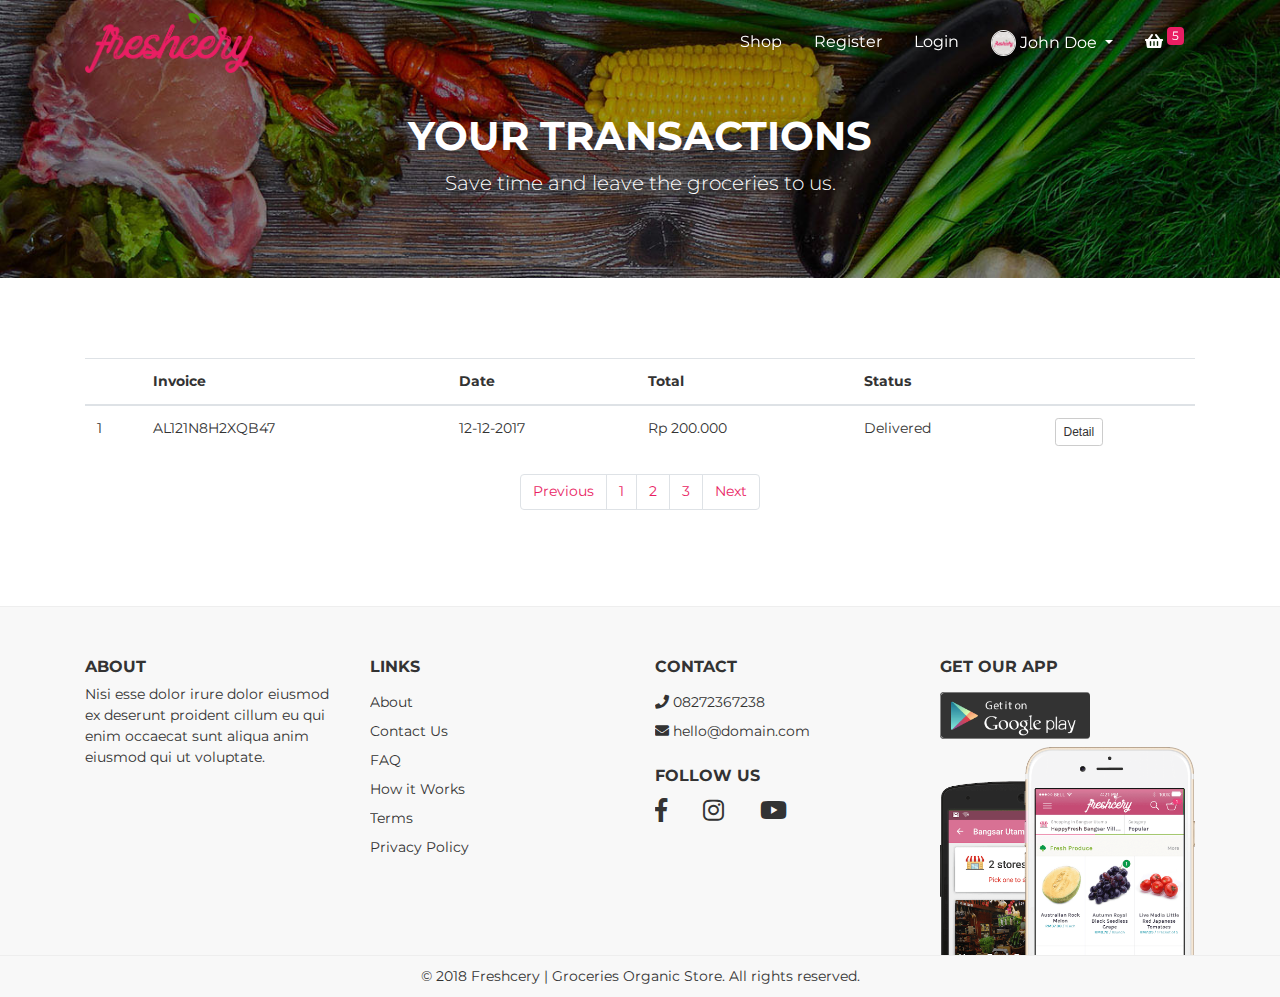
<file: transaction.html>
<!DOCTYPE html>
<html>
<head>
    <title>Freshcery | Groceries Organic Store</title>
    <meta charset="utf-8">
    <meta name="viewport" content="width=device-width, initial-scale=1.0">
    <link href="https://fonts.googleapis.com/css?family=Montserrat:400,700" rel="stylesheet" type="text/css">
    <link href="https://fonts.googleapis.com/css?family=Lato:400,700,400italic,700italic" rel="stylesheet" type="text/css">
    <link href="assets/fonts/sb-bistro/sb-bistro.css" rel="stylesheet" type="text/css">
    <link href="assets/fonts/font-awesome/font-awesome.css" rel="stylesheet" type="text/css">

    <link rel="stylesheet" type="text/css" media="all" href="assets/packages/bootstrap/bootstrap.css">
    <link rel="stylesheet" type="text/css" media="all" href="assets/packages/o2system-ui/o2system-ui.css">
    <link rel="stylesheet" type="text/css" media="all" href="assets/packages/owl-carousel/owl-carousel.css">
    <link rel="stylesheet" type="text/css" media="all" href="assets/packages/cloudzoom/cloudzoom.css">
    <link rel="stylesheet" type="text/css" media="all" href="assets/packages/thumbelina/thumbelina.css">
    <link rel="stylesheet" type="text/css" media="all" href="assets/packages/bootstrap-touchspin/bootstrap-touchspin.css">
    <link rel="stylesheet" type="text/css" media="all" href="assets/css/theme.css">

</head>
<body>
    <div class="page-header">
        <!--=============== Navbar ===============-->
        <nav class="navbar fixed-top navbar-expand-md navbar-dark bg-transparent" id="page-navigation">
            <div class="container">
                <!-- Navbar Brand -->
                <a href="index.html" class="navbar-brand">
                    <img src="assets/img/logo/logo.png" alt="">
                </a>

                <!-- Toggle Button -->
                <button class="navbar-toggler" type="button" data-toggle="collapse" data-target="#navbarcollapse" aria-controls="navbarCollapse" aria-expanded="false" aria-label="Toggle navigation">
                    <span class="navbar-toggler-icon"></span>
                </button>

                <div class="collapse navbar-collapse" id="navbarcollapse">
                    <!-- Navbar Menu -->
                    <ul class="navbar-nav ml-auto">
                        <li class="nav-item">
                            <a href="shop.html" class="nav-link">Shop</a>
                        </li>
                        <li class="nav-item">
                            <a href="register.html" class="nav-link">Register</a>
                        </li>
                        <li class="nav-item">
                            <a href="login.html" class="nav-link">Login</a>
                        </li>
                        <li class="nav-item dropdown">
                            <a class="nav-link dropdown-toggle" href="javascript:void(0)" id="navbarDropdown" role="button" data-toggle="dropdown" aria-haspopup="true" aria-expanded="false">
                                <div class="avatar-header"><img src="assets/img/logo/avatar.jpg"></div> John Doe
                            </a>
                            <div class="dropdown-menu" aria-labelledby="navbarDropdown">
                                <a class="dropdown-item" href="transaction.html">Transactions History</a>
                                <a class="dropdown-item" href="setting.html">Settings</a>
                            </div>
                          </li>
                        <li class="nav-item dropdown">
                            <a href="javascript:void(0)" class="nav-link dropdown-toggle" data-toggle="dropdown" aria-haspopup="true" aria-expanded="false">
                                <i class="fa fa-shopping-basket"></i> <span class="badge badge-primary">5</span>
                            </a>
                            <div class="dropdown-menu shopping-cart">
                                <ul>
                                    <li>
                                        <div class="drop-title">Your Cart</div>
                                    </li>
                                    <li>
                                        <div class="shopping-cart-list">
                                            <div class="media">
                                                <img class="d-flex mr-3" src="assets/img/logo/avatar.jpg" width="60">
                                                <div class="media-body">
                                                    <h5><a href="javascript:void(0)">Carrot</a></h5>
                                                    <p class="price">
                                                        <span class="discount text-muted">Rp. 700.000</span>
                                                        <span>Rp. 100.000</span>
                                                    </p>
                                                    <p class="text-muted">Qty: 1</p>
                                                </div>
                                            </div>
                                            <div class="media">
                                                <img class="d-flex mr-3" src="assets/img/logo/avatar.jpg" width="60">
                                                <div class="media-body">
                                                    <h5><a href="javascript:void(0)">Carrot</a></h5>
                                                    <p class="price">
                                                        <span class="discount text-muted">Rp. 700.000</span>
                                                        <span>Rp. 100.000</span>
                                                    </p>
                                                    <p class="text-muted">Qty: 1</p>
                                                </div>
                                            </div>
                                            <div class="media">
                                                <img class="d-flex mr-3" src="assets/img/logo/avatar.jpg" width="60">
                                                <div class="media-body">
                                                    <h5><a href="javascript:void(0)">Carrot</a></h5>
                                                    <p class="price">
                                                        <span class="discount text-muted">Rp. 700.000</span>
                                                        <span>Rp. 100.000</span>
                                                    </p>
                                                    <p class="text-muted">Qty: 1</p>
                                                </div>
                                            </div>
                                            <div class="media">
                                                <img class="d-flex mr-3" src="assets/img/logo/avatar.jpg" width="60">
                                                <div class="media-body">
                                                    <h5><a href="javascript:void(0)">Carrot</a></h5>
                                                    <p class="price">
                                                        <span class="discount text-muted">Rp. 700.000</span>
                                                        <span>Rp. 100.000</span>
                                                    </p>
                                                    <p class="text-muted">Qty: 1</p>
                                                </div>
                                            </div>
                                        </div>
                                    </li>
                                    <li>
                                        <div class="drop-title d-flex justify-content-between">
                                            <span>Total:</span>
                                            <span class="text-primary"><strong>Rp. 2000.000</strong></span>
                                        </div>
                                    </li>
                                    <li class="d-flex justify-content-between pl-3 pr-3 pt-3">
                                        <a href="cart.html" class="btn btn-default">View Cart</a>
                                        <a href="checkout.html" class="btn btn-primary">Checkout</a>
                                    </li>
                                </ul>
                            </div>
                        </li>
                    </ul>
                </div>

            </div>
        </nav>
    </div>
    <div id="page-content" class="page-content">
        <div class="banner">
            <div class="jumbotron jumbotron-bg text-center rounded-0" style="background-image: url('assets/img/bg-header.jpg');">
                <div class="container">
                    <h1 class="pt-5">
                        Your Transactions
                    </h1>
                    <p class="lead">
                        Save time and leave the groceries to us.
                    </p>
                </div>
            </div>
        </div>

        <section id="cart">
            <div class="container">
                <div class="row">
                    <div class="col-md-12">
                        <div class="table-responsive">
                            <table class="table">
                                <thead>
                                    <tr>
                                        <th width="5%"></th>
                                        <th>Invoice</th>
                                        <th>Date</th>
                                        <th>Total</th>
                                        <th>Status</th>
                                        <th></th>
                                    </tr>
                                </thead>
                                <tbody>
                                    <tr>
                                        <td>1</td>
                                        <td>
                                            AL121N8H2XQB47
                                        </td>
                                        <td>
                                            12-12-2017
                                        </td>
                                        <td>
                                            Rp 200.000
                                        </td>
                                        <td>
                                            Delivered
                                        </td>
                                        <td>
                                            <button type="button" class="btn btn-default btn-sm" data-toggle="modal" data-target="#detailModal">
                                                Detail
                                            </button>
                                        </td>
                                    </tr>
                                </tbody>
                            </table>
                        </div>

                        <nav aria-label="Page navigation">
                            <ul class="pagination justify-content-center">
                                <li class="page-item"><a class="page-link" href="#">Previous</a></li>
                                <li class="page-item"><a class="page-link" href="#">1</a></li>
                                <li class="page-item"><a class="page-link" href="#">2</a></li>
                                <li class="page-item"><a class="page-link" href="#">3</a></li>
                                <li class="page-item"><a class="page-link" href="#">Next</a></li>
                            </ul>
                        </nav>
                    </div>
                </div>
            </div>
        </section>

        <!-- Modal -->
        <div class="modal fade" id="detailModal" tabindex="-1" role="dialog" aria-labelledby="exampleModalLabel" aria-hidden="true">
            <div class="modal-dialog modal-lg" role="document">
                <div class="modal-content">
                    <div class="modal-header">
                        <h5 class="modal-title" id="exampleModalLabel">No. Pesanan : AL121N8H2XQB47</h5>
                        <button type="button" class="close" data-dismiss="modal" aria-label="Close">
                            <span aria-hidden="true">&times;</span>
                        </button>
                    </div>
                    <div class="modal-body">
                        <div class="row">
                            <div class="col-md-6">
                                <p>
                                    <strong>Billing Detail:</strong><br>
                                    Teguh Rianto<br>
                                    Jl. Petani No. 159, Cibabat<br>
                                    Cimahi Utara<br>
                                    Kota Cimahi<br>
                                    Jawa Barat 40513
                                </p>
                            </div>
                            <div class="col-md-6">
                                <p>
                                    <strong>Payment Method:</strong><br>
                                    Direct Transfer to<br>
                                    Bank: BCA<br>
                                    No Rek.: 72133236179
                                </p>
                                <p>
                                    <strong>Batas Pembayaran</strong><br>
                                    14-12-2017 17:55 GMT+7
                                </p>
                            </div>
                        </div>
                        <div class="row">
                            <div class="col-md-12">
                                <p>
                                    <strong>Your Order:</strong>
                                </p>
                                <div class="table-responsive">
                                    <table class="table">
                                        <thead>
                                            <tr>
                                                <th>Products</th>
                                                <th class="text-right">Subtotal</th>
                                            </tr>
                                        </thead>
                                        <tbody>
                                            <tr>
                                                <td>
                                                    Ikan Segar x1
                                                </td>
                                                <td class="text-right">
                                                    Rp 30.000
                                                </td>
                                            </tr>
                                            <tr>
                                                <td>
                                                    Sirloin x1
                                                </td>
                                                <td class="text-right">
                                                    Rp 120.000
                                                </td>
                                            </tr>
                                            <tr>
                                                <td>
                                                    Mix Vegetables x1
                                                </td>
                                                <td class="text-right">
                                                    Rp 30.000
                                                </td>
                                            </tr>
                                        </tbody>
                                        <tfooter>
                                            <tr>
                                                <td>
                                                    <strong>Cart Subtotal</strong>
                                                </td>
                                                <td class="text-right">
                                                    Rp 180.000
                                                </td>
                                            </tr>
                                            <tr>
                                                <td>
                                                    <strong>Shipping</strong>
                                                </td>
                                                <td class="text-right">
                                                    Rp 20.000
                                                </td>
                                            </tr>
                                            <tr>
                                                <td>
                                                    <strong>ORDER TOTAL</strong>
                                                </td>
                                                <td class="text-right">
                                                    <strong>Rp 200.000</strong>
                                                </td>
                                            </tr>
                                        </tfooter>
                                    </table>
                                </div>
                            </div>
                        </div>
                    </div>
                    <div class="modal-footer">
                        <button type="button" class="btn btn-default" data-dismiss="modal">Close</button>
                    </div>
                </div>
            </div>
        </div>
    </div>
    <footer>
        <div class="container">
            <div class="row">
                <div class="col-md-3">
                    <h5>About</h5>
                    <p>Nisi esse dolor irure dolor eiusmod ex deserunt proident cillum eu qui enim occaecat sunt aliqua anim eiusmod qui ut voluptate.</p>
                </div>
                <div class="col-md-3">
                    <h5>Links</h5>
                    <ul>
                        <li>
                            <a href="about.html">About</a>
                        </li>
                        <li>
                            <a href="contact.html">Contact Us</a>
                        </li>
                        <li>
                            <a href="faq.html">FAQ</a>
                        </li>
                        <li>
                            <a href="javascript:void(0)">How it Works</a>
                        </li>
                        <li>
                            <a href="terms.html">Terms</a>
                        </li>
                        <li>
                            <a href="privacy.html">Privacy Policy</a>
                        </li>
                    </ul>
                </div>
                <div class="col-md-3">
                     <h5>Contact</h5>
                     <ul>
                         <li>
                            <a href="tel:+620892738334"><i class="fa fa-phone"></i> 08272367238</a>
                        </li>
                        <li>
                            <a href="mailto:hello@domain.com"><i class="fa fa-envelope"></i> hello@domain.com</a>
                         </li>
                     </ul>

                     <h5>Follow Us</h5>
                     <ul class="social">
                         <li>
                            <a href="javascript:void(0)" target="_blank"><i class="fab fa-facebook-f"></i></a>
                         </li>
                         <li>
                            <a href="javascript:void(0)" target="_blank"><i class="fab fa-instagram"></i></a>
                         </li>
                         <li>
                            <a href="javascript:void(0)" target="_blank"><i class="fab fa-youtube"></i></a>
                         </li>
                     </ul>
                </div>
                <div class="col-md-3">
                     <h5>Get Our App</h5>
                     <ul class="mb-0">
                         <li class="download-app">
                             <a href="#"><img src="assets/img/playstore.png"></a>
                         </li>
                         <li style="height: 200px">
                             <div class="mockup">
                                 <img src="assets/img/mockup.png">
                             </div>
                         </li>
                     </ul>
                </div>
            </div>
        </div>
        <p class="copyright">&copy; 2018 Freshcery | Groceries Organic Store. All rights reserved.</p>
    </footer>

    <script type="text/javascript" src="assets/js/jquery.js"></script>
    <script type="text/javascript" src="assets/js/jquery-migrate.js"></script>
    <script type="text/javascript" src="assets/packages/bootstrap/libraries/popper.js"></script>
    <script type="text/javascript" src="assets/packages/bootstrap/bootstrap.js"></script>
    <script type="text/javascript" src="assets/packages/o2system-ui/o2system-ui.js"></script>
    <script type="text/javascript" src="assets/packages/owl-carousel/owl-carousel.js"></script>
    <script type="text/javascript" src="assets/packages/cloudzoom/cloudzoom.js"></script>
    <script type="text/javascript" src="assets/packages/thumbelina/thumbelina.js"></script>
    <script type="text/javascript" src="assets/packages/bootstrap-touchspin/bootstrap-touchspin.js"></script>
    <script type="text/javascript" src="assets/js/theme.js"></script>
</body>
</html>
</file>
<file: assets/packages/o2system-ui/o2system-ui.css>
/*!

 =========================================================
 * o2system-ui-kit - v1.0.0
 =========================================================

 */@-webkit-keyframes "offline-fadein"{0%{opacity:0}100%{opacity:1}}@-moz-keyframes "offline-fadein"{0%{opacity:0}100%{opacity:1}}@-ms-keyframes "offline-fadein"{0%{opacity:0}100%{opacity:1}}@-o-keyframes "offline-fadein"{0%{opacity:0}100%{opacity:1}}@keyframes "offline-fadein"{0%{opacity:0}100%{opacity:1}}@-webkit-keyframes "offline-fadeout-and-hide"{0%{opacity:1;display:block}99%{opacity:0;display:block}100%{opacity:0;display:none}}@-moz-keyframes "offline-fadeout-and-hide"{0%{opacity:1;display:block}99%{opacity:0;display:block}100%{opacity:0;display:none}}@-ms-keyframes "offline-fadeout-and-hide"{0%{opacity:1;display:block}99%{opacity:0;display:block}100%{opacity:0;display:none}}@-o-keyframes "offline-fadeout-and-hide"{0%{opacity:1;display:block}99%{opacity:0;display:block}100%{opacity:0;display:none}}@keyframes "offline-fadeout-and-hide"{0%{opacity:1;display:block}99%{opacity:0;display:block}100%{opacity:0;display:none}}@-webkit-keyframes "offline-rotation"{0%{transform:rotate(0deg);-webkit-transform:rotate(0deg);-moz-transform:rotate(0deg);-ms-transform:rotate(0deg);-o-transform:rotate(0deg)}100%{transform:rotate(359deg);-webkit-transform:rotate(359deg);-moz-transform:rotate(359deg);-ms-transform:rotate(359deg);-o-transform:rotate(359deg)}}@-moz-keyframes "offline-rotation"{0%{transform:rotate(0deg);-webkit-transform:rotate(0deg);-moz-transform:rotate(0deg);-ms-transform:rotate(0deg);-o-transform:rotate(0deg)}100%{transform:rotate(359deg);-webkit-transform:rotate(359deg);-moz-transform:rotate(359deg);-ms-transform:rotate(359deg);-o-transform:rotate(359deg)}}@-ms-keyframes "offline-rotation"{0%{transform:rotate(0deg);-webkit-transform:rotate(0deg);-moz-transform:rotate(0deg);-ms-transform:rotate(0deg);-o-transform:rotate(0deg)}100%{transform:rotate(359deg);-webkit-transform:rotate(359deg);-moz-transform:rotate(359deg);-ms-transform:rotate(359deg);-o-transform:rotate(359deg)}}@-o-keyframes "offline-rotation"{0%{transform:rotate(0deg);-webkit-transform:rotate(0deg);-moz-transform:rotate(0deg);-ms-transform:rotate(0deg);-o-transform:rotate(0deg)}100%{transform:rotate(359deg);-webkit-transform:rotate(359deg);-moz-transform:rotate(359deg);-ms-transform:rotate(359deg);-o-transform:rotate(359deg)}}@keyframes "offline-rotation"{0%{transform:rotate(0deg);-webkit-transform:rotate(0deg);-moz-transform:rotate(0deg);-ms-transform:rotate(0deg);-o-transform:rotate(0deg)}100%{transform:rotate(359deg);-webkit-transform:rotate(359deg);-moz-transform:rotate(359deg);-ms-transform:rotate(359deg);-o-transform:rotate(359deg)}}.offline-ui{-webkit-box-sizing:border-box;-moz-box-sizing:border-box;box-sizing:border-box;display:none;position:fixed;background:white;z-index:2000;margin:auto;top:0;left:0;right:0;-webkit-border-radius:4px;-moz-border-radius:4px;-ms-border-radius:4px;-o-border-radius:4px;border-radius:4px;font-family:"Helvetica Neue", sans-serif;padding:1em;top:1em;width:38em;max-width:100%;overflow:hidden}.offline-ui *{-webkit-box-sizing:border-box;-moz-box-sizing:border-box;box-sizing:border-box}.offline-ui *:before{-webkit-box-sizing:border-box;-moz-box-sizing:border-box;box-sizing:border-box}.offline-ui *:after{-webkit-box-sizing:border-box;-moz-box-sizing:border-box;box-sizing:border-box}.offline-ui:before{-webkit-box-sizing:border-box;-moz-box-sizing:border-box;box-sizing:border-box}.offline-ui:after{-webkit-box-sizing:border-box;-moz-box-sizing:border-box;box-sizing:border-box}.offline-ui .offline-ui-content:before{display:inline;line-height:1.25em}.offline-ui .offline-ui-retry{-webkit-user-select:none;-moz-user-select:none;user-select:none;display:none;position:absolute;right:3em;top:0;bottom:0;background:rgba(0,0,0,0.1);text-decoration:none;color:inherit;line-height:3.5em;height:3.5em;margin:auto;padding:0 1em}.offline-ui .offline-ui-retry:before{display:inline;content:"Reconnect"}.offline-ui.offline-ui-up.offline-ui-up-5s{display:block}.offline-ui.offline-ui-down{display:block;-webkit-animation:offline-fadein 0.5s;-moz-animation:offline-fadein 0.5s;-ms-animation:offline-fadein 0.5s;-o-animation:offline-fadein 0.5s;animation:offline-fadein 0.5s;-webkit-backface-visibility:hidden;background:#ec8787;color:#551313}.offline-ui.offline-ui-down .offline-ui-content:before{content:"Offline";content:"Your computer lost its internet connection."}.offline-ui.offline-ui-down.offline-ui-waiting{background:#f8ecad;color:#7c6d1f;padding-right:3em;padding-right:11em}.offline-ui.offline-ui-down.offline-ui-waiting .offline-ui-retry{display:block}.offline-ui.offline-ui-down.offline-ui-waiting:after{-webkit-animation:offline-rotation 0.7s linear infinite;-moz-animation:offline-rotation 0.7s linear infinite;-ms-animation:offline-rotation 0.7s linear infinite;-o-animation:offline-rotation 0.7s linear infinite;animation:offline-rotation 0.7s linear infinite;-webkit-backface-visibility:hidden;-webkit-border-radius:50%;-moz-border-radius:50%;-ms-border-radius:50%;-o-border-radius:50%;border-radius:50%;content:" ";display:block;position:absolute;right:1em;top:0;bottom:0;margin:auto;height:1em;width:1em;border:2px solid transparent;border-top-color:#7c6d1f;border-left-color:#7c6d1f;opacity:0.7}.offline-ui.offline-ui-down.offline-ui-waiting .offline-ui-content[data-retry-in-unit="second"]:before{content:"Connection lost. Reconnecting in " attr(data-retry-in-value) " seconds..."}.offline-ui.offline-ui-down.offline-ui-waiting .offline-ui-content[data-retry-in-unit="second"][data-retry-in-value="1"]:before{content:"Connection lost. Reconnecting in " attr(data-retry-in-value) " second..."}.offline-ui.offline-ui-down.offline-ui-waiting .offline-ui-content[data-retry-in-unit="minute"]:before{content:"Connection lost. Reconnecting in " attr(data-retry-in-value) " minutes..."}.offline-ui.offline-ui-down.offline-ui-waiting .offline-ui-content[data-retry-in-unit="minute"][data-retry-in-value="1"]:before{content:"Connection lost. Reconnecting in " attr(data-retry-in-value) " minute..."}.offline-ui.offline-ui-down.offline-ui-waiting .offline-ui-content[data-retry-in-unit="hour"]:before{content:"Connection lost. Reconnecting in " attr(data-retry-in-value) " hours..."}.offline-ui.offline-ui-down.offline-ui-waiting .offline-ui-content[data-retry-in-unit="hour"][data-retry-in-value="1"]:before{content:"Connection lost. Reconnecting in " attr(data-retry-in-value) " hour..."}.offline-ui.offline-ui-down.offline-ui-reconnect-failed-2s.offline-ui-waiting .offline-ui-retry{display:none;display:none}.offline-ui.offline-ui-up{-webkit-animation:offline-fadeout-and-hide forwards 0.5s 2s;-moz-animation:offline-fadeout-and-hide forwards 0.5s 2s;-ms-animation:offline-fadeout-and-hide forwards 0.5s 2s;-o-animation:offline-fadeout-and-hide forwards 0.5s 2s;animation:offline-fadeout-and-hide forwards 0.5s 2s;-webkit-backface-visibility:hidden;background:#d6e9c6;color:#468847}.offline-ui.offline-ui-up .offline-ui-content:before{content:"Online";content:"Your computer is connected to the internet."}.offline-ui.offline-ui-down.offline-ui-connecting{background:#f8ecad;color:#7c6d1f;padding-right:3em}.offline-ui.offline-ui-down.offline-ui-connecting:after{-webkit-animation:offline-rotation 0.7s linear infinite;-moz-animation:offline-rotation 0.7s linear infinite;-ms-animation:offline-rotation 0.7s linear infinite;-o-animation:offline-rotation 0.7s linear infinite;animation:offline-rotation 0.7s linear infinite;-webkit-backface-visibility:hidden;-webkit-border-radius:50%;-moz-border-radius:50%;-ms-border-radius:50%;-o-border-radius:50%;border-radius:50%;content:" ";display:block;position:absolute;right:1em;top:0;bottom:0;margin:auto;height:1em;width:1em;border:2px solid transparent;border-top-color:#7c6d1f;border-left-color:#7c6d1f;opacity:0.7}.offline-ui.offline-ui-down.offline-ui-connecting .offline-ui-content:before{content:"Attempting to reconnect..."}.offline-ui.offline-ui-down.offline-ui-waiting.offline-ui-reconnect-failed-2s{padding-right:0}.offline-ui.offline-ui-down.offline-ui-connecting-2s .offline-ui-content:before{content:"Attempting to reconnect..."}.offline-ui.offline-ui-down.offline-ui-reconnect-failed-2s .offline-ui-content:before{content:"Connection attempt failed."}@media (max-width: 38em){.offline-ui{-webkit-border-radius:0;-moz-border-radius:0;-ms-border-radius:0;-o-border-radius:0;border-radius:0;top:0}}@media (max-width: 1024px){.offline-ui.offline-ui-up .offline-ui-content:before{content:"Your device is connected to the internet."}.offline-ui.offline-ui-down .offline-ui-content:before{content:"Your device lost its internet connection."}}@media (max-width: 568px){.offline-ui.offline-ui-up .offline-ui-content:before{content:"Your device is connected."}.offline-ui.offline-ui-down .offline-ui-content:before{content:"Your device isn't connected."}.offline-ui.offline-ui-down.offline-ui-waiting .offline-ui-content[data-retry-in-unit="second"]:before{content:"Reconnecting in " attr(data-retry-in-value) "s..."}.offline-ui.offline-ui-down.offline-ui-waiting .offline-ui-content[data-retry-in-unit="second"][data-retry-in-value="1"]:before{content:"Reconnecting in " attr(data-retry-in-value) "s..."}.offline-ui.offline-ui-down.offline-ui-waiting .offline-ui-content[data-retry-in-unit="minute"]:before{content:"Reconnecting in " attr(data-retry-in-value) "m..."}.offline-ui.offline-ui-down.offline-ui-waiting .offline-ui-content[data-retry-in-unit="minute"][data-retry-in-value="1"]:before{content:"Reconnecting in " attr(data-retry-in-value) "m..."}.offline-ui.offline-ui-down.offline-ui-waiting .offline-ui-content[data-retry-in-unit="hour"]:before{content:"Reconnecting in " attr(data-retry-in-value) "h..."}.offline-ui.offline-ui-down.offline-ui-waiting .offline-ui-content[data-retry-in-unit="hour"][data-retry-in-value="1"]:before{content:"Reconnecting in " attr(data-retry-in-value) "h..."}}@-webkit-keyframes "pace-spinner"{0%{-webkit-transform:rotate(0deg);transform:rotate(0deg)}100%{-webkit-transform:rotate(360deg);transform:rotate(360deg)}}@-moz-keyframes "pace-spinner"{0%{-moz-transform:rotate(0deg);transform:rotate(0deg)}100%{-moz-transform:rotate(360deg);transform:rotate(360deg)}}@-o-keyframes "pace-spinner"{0%{-o-transform:rotate(0deg);transform:rotate(0deg)}100%{-o-transform:rotate(360deg);transform:rotate(360deg)}}@-ms-keyframes "pace-spinner"{0%{-ms-transform:rotate(0deg);transform:rotate(0deg)}100%{-ms-transform:rotate(360deg);transform:rotate(360deg)}}@keyframes "pace-spinner"{0%{transform:rotate(0deg);transform:rotate(0deg)}100%{transform:rotate(360deg);transform:rotate(360deg)}}.pace{-webkit-pointer-events:none;pointer-events:none;-webkit-user-select:none;-moz-user-select:none;user-select:none}.pace .pace-progress{background:#3783b5;position:fixed;z-index:2000;top:0;right:100%;width:100%;height:2px}.pace .pace-progress-inner{display:block;position:absolute;right:0px;width:100px;height:100%;box-shadow:0 0 10px #3783b5,0 0 5px #3783b5;opacity:1.0;-webkit-transform:rotate(3deg) translate(0px, -4px);-moz-transform:rotate(3deg) translate(0px, -4px);-ms-transform:rotate(3deg) translate(0px, -4px);-o-transform:rotate(3deg) translate(0px, -4px);transform:rotate(3deg) translate(0px, -4px)}.pace .pace-activity{display:none;position:fixed;z-index:2000;top:15px;right:15px;width:14px;height:14px;border:solid 2px transparent;border-top-color:#3783b5;border-left-color:#3783b5;border-radius:10px;-webkit-animation:pace-spinner 400ms linear infinite;-moz-animation:pace-spinner 400ms linear infinite;-ms-animation:pace-spinner 400ms linear infinite;-o-animation:pace-spinner 400ms linear infinite;animation:pace-spinner 400ms linear infinite}.pace-inactive{display:none}.bg-transparent{background:transparent !important;box-shadow:none}.bg-inverse{color:#fff !important}.bg-primary{background:#3783b5 !important}.bg-secondary{background:#3b5998 !important}.bg-success{background:#46be8a !important}.bg-info{background:#57c7d4 !important}.bg-warning{background:#f2a654 !important}.bg-danger{background:#f96868 !important}.bg-dark{background:#132e40 !important}.bg-black{background:#000 !important}body{color:#333;font-size:14px;font-family:"Oxygen", "Helvetica Neue", Arial, sans-serif}button,input,optgroup,select,textarea{font-family:"Oxygen", "Helvetica Neue", Arial, sans-serif}a{text-decoration:none !important;outline:0 !important}a:hover,a:active,a:visited,a:focus{text-decoration:none !important;outline:0 !important}input,select,.btn,.form-control,.dropdown-menu,.input-group-text{font-size:0.8rem}.btn-lg,.btn-group-lg>.btn,.form-control-lg{font-size:1.25rem}.btn-sm,.btn-group-sm>.btn,.form-control-sm{font-size:0.75rem}.btn-xs,.btn-group-xs>.btn,.form-control-xs{font-size:0.675rem}.b-r{border-right:1px solid #ddd}.b-l{border-left:1px solid #ddd}.media .media-img{display:-ms-flexbox;display:flex;margin-right:1rem}.media .media-heading{margin-top:0}.list-group-item .badge{float:right}.img-logo{width:25px !important;height:auto}blockquote.alert{display:-ms-flexbox;display:flex;-ms-flex-align:start;align-items:flex-start;-ms-flex-align:center !important;align-items:center !important;-ms-flex-pack:center !important;justify-content:center !important}blockquote.alert i{display:flex;font-size:2.5rem;margin-right:1rem}blockquote.alert p:last-child{margin-bottom:0}.alert p:last-child{margin-bottom:0}#scrollUp,.scroll-to-top{height:40px;position:fixed;bottom:20%;right:-60px;background:#3783b5;color:#fff;text-align:center;line-height:40px;box-shadow:0 3px 10px rgba(0,0,0,0.2);font-size:0.8rem;cursor:pointer;z-index:9998;padding:0 15px;transition:all .3s;border-top-left-radius:3px;border-bottom-left-radius:3px}#scrollUp i,.scroll-to-top i{font-size:1rem;margin-right:15px}#scrollUp:hover,.scroll-to-top:hover{right:0}#scrollUp:hover i,.scroll-to-top:hover i{margin-right:10px}.pagination .page-item .page-link{color:#3783b5}.pagination .page-item.active .page-link{background-color:#3783b5;border-color:#3783b5;color:#FFF}.accordion>.card:not(:first-child){border-top-left-radius:0rem;border-top-right-radius:0rem}.accordion>.card:not(:last-child){border-bottom:0px;border-bottom-left-radius:0rem;border-bottom-right-radius:0rem}.badge{padding:.5em .6em .6em .6em}.badge-default{background-color:#FFF;color:#333}.badge-primary{background-color:#3783b5}.badge-secondary{background-color:#3b5998}.badge-success{background-color:#46be8a}.badge-info{background-color:#57c7d4}.badge-warning{background-color:#f2a654;color:#FFF}.badge-danger{background-color:#f96868}.badge-dark{background-color:#132e40}.breadcrumb-dot .breadcrumb-item+.breadcrumb-item::before{content:"\2022"}.breadcrumb-bar .breadcrumb-item+.breadcrumb-item::before{content:"|"}.breadcrumb-right-pointer .breadcrumb-item+.breadcrumb-item::before{content:"\232a"}.breadcrumb-hypen .breadcrumb-item+.breadcrumb-item::before{content:"\002d"}.breadcrumb-right-tag{padding:0;background:none}.breadcrumb-right-tag .breadcrumb-item{background:rgba(2,117,216,0.8);padding:.5em 1em;color:#fff}.breadcrumb-right-tag .breadcrumb-item a{color:#fff}.breadcrumb-right-tag .breadcrumb-item:nth-child(2){background:rgba(2,117,216,0.6)}.breadcrumb-right-tag .breadcrumb-item:nth-child(3){background:rgba(2,117,216,0.5)}.breadcrumb-right-tag .breadcrumb-item+.breadcrumb-item::before{content:"";padding:0}.btn.btn-icon{position:relative;padding-left:45px}.btn.btn-icon i{position:absolute;left:0;top:0;height:100%;padding:9px;text-align:center}.btn.btn-xs.btn-icon{padding-left:30px}.btn.btn-xs.btn-icon i{padding:4px 7px}.btn.btn-sm.btn-icon{padding-left:35px}.btn.btn-sm.btn-icon i{padding:8px}.btn.btn-lg.btn-icon{padding-left:55px}.btn.btn-lg.btn-icon i{padding:11px}.btn.btn-xl.btn-icon{padding-left:95px}.btn.btn-xl.btn-icon i{padding:20px}.btn-light.btn-icon i{background:#e2e6ea}.btn-dark{color:#FFF;background-color:#132e40;border-color:#132e40}.btn-dark:focus,.btn-dark.focus{color:#FFF;background-color:#071219;border-color:#000}.btn-dark:hover{color:#FFF;background-color:#071219;border-color:#050c11}.btn-dark:active,.btn-dark.active,.open>.btn-dark.dropdown-toggle{color:#FFF;background-color:#071219;border-color:#050c11}.btn-dark:active:hover,.btn-dark:active:focus,.btn-dark:active.focus,.btn-dark.active:hover,.btn-dark.active:focus,.btn-dark.active.focus,.open>.btn-dark.dropdown-toggle:hover,.open>.btn-dark.dropdown-toggle:focus,.open>.btn-dark.dropdown-toggle.focus{color:#FFF;background-color:#000;border-color:#000}.btn-dark:active,.btn-dark.active,.open>.btn-dark.dropdown-toggle{background-image:none}.btn-dark.disabled:hover,.btn-dark.disabled:focus,.btn-dark.disabled.focus,.btn-dark[disabled]:hover,.btn-dark[disabled]:focus,.btn-dark[disabled].focus,fieldset[disabled] .btn-dark:hover,fieldset[disabled] .btn-dark:focus,fieldset[disabled] .btn-dark.focus{background-color:#132e40;border-color:#132e40}.btn-dark .badge{color:#132e40;background-color:#FFF}.btn-dark.btn-icon i{background:#23272b}.btn-default{color:#333;background-color:#FFF;border-color:#ccc}.btn-default:focus,.btn-default.focus{color:#333;background-color:#e6e6e6;border-color:#8c8c8c}.btn-default:hover{color:#333;background-color:#e6e6e6;border-color:#adadad}.btn-default:active,.btn-default.active,.open>.btn-default.dropdown-toggle{color:#333;background-color:#e6e6e6;border-color:#adadad}.btn-default:active:hover,.btn-default:active:focus,.btn-default:active.focus,.btn-default.active:hover,.btn-default.active:focus,.btn-default.active.focus,.open>.btn-default.dropdown-toggle:hover,.open>.btn-default.dropdown-toggle:focus,.open>.btn-default.dropdown-toggle.focus{color:#333;background-color:#d4d4d4;border-color:#8c8c8c}.btn-default:active,.btn-default.active,.open>.btn-default.dropdown-toggle{background-image:none}.btn-default.disabled:hover,.btn-default.disabled:focus,.btn-default.disabled.focus,.btn-default[disabled]:hover,.btn-default[disabled]:focus,.btn-default[disabled].focus,fieldset[disabled] .btn-default:hover,fieldset[disabled] .btn-default:focus,fieldset[disabled] .btn-default.focus{background-color:#FFF;border-color:#ccc}.btn-default .badge{color:#FFF;background-color:#333}.btn-default.btn-icon i{background:#ddd}.btn-primary{color:#FFF;background-color:#3783b5;border-color:#3783b5}.btn-primary:focus,.btn-primary.focus{color:#FFF;background-color:#2b678e;border-color:#193c53}.btn-primary:hover{color:#FFF;background-color:#2b678e;border-color:#296186}.btn-primary:active,.btn-primary.active,.open>.btn-primary.dropdown-toggle{color:#FFF;background-color:#2b678e;border-color:#296186}.btn-primary:active:hover,.btn-primary:active:focus,.btn-primary:active.focus,.btn-primary.active:hover,.btn-primary.active:focus,.btn-primary.active.focus,.open>.btn-primary.dropdown-toggle:hover,.open>.btn-primary.dropdown-toggle:focus,.open>.btn-primary.dropdown-toggle.focus{color:#FFF;background-color:#235373;border-color:#193c53}.btn-primary:active,.btn-primary.active,.open>.btn-primary.dropdown-toggle{background-image:none}.btn-primary.disabled:hover,.btn-primary.disabled:focus,.btn-primary.disabled.focus,.btn-primary[disabled]:hover,.btn-primary[disabled]:focus,.btn-primary[disabled].focus,fieldset[disabled] .btn-primary:hover,fieldset[disabled] .btn-primary:focus,fieldset[disabled] .btn-primary.focus{background-color:#3783b5;border-color:#3783b5}.btn-primary .badge{color:#3783b5;background-color:#FFF}.btn-primary.btn-icon i{background:#3175a1}.btn-secondary{color:#FFF;background-color:#3b5998;border-color:#3b5998}.btn-secondary:focus,.btn-secondary.focus{color:#FFF;background-color:#2d4373;border-color:#17233c}.btn-secondary:hover{color:#FFF;background-color:#2d4373;border-color:#2a3f6c}.btn-secondary:active,.btn-secondary.active,.open>.btn-secondary.dropdown-toggle{color:#FFF;background-color:#2d4373;border-color:#2a3f6c}.btn-secondary:active:hover,.btn-secondary:active:focus,.btn-secondary:active.focus,.btn-secondary.active:hover,.btn-secondary.active:focus,.btn-secondary.active.focus,.open>.btn-secondary.dropdown-toggle:hover,.open>.btn-secondary.dropdown-toggle:focus,.open>.btn-secondary.dropdown-toggle.focus{color:#FFF;background-color:#23345a;border-color:#17233c}.btn-secondary:active,.btn-secondary.active,.open>.btn-secondary.dropdown-toggle{background-image:none}.btn-secondary.disabled:hover,.btn-secondary.disabled:focus,.btn-secondary.disabled.focus,.btn-secondary[disabled]:hover,.btn-secondary[disabled]:focus,.btn-secondary[disabled].focus,fieldset[disabled] .btn-secondary:hover,fieldset[disabled] .btn-secondary:focus,fieldset[disabled] .btn-secondary.focus{background-color:#3b5998;border-color:#3b5998}.btn-secondary .badge{color:#3b5998;background-color:#FFF}.btn-secondary.btn-icon i{background:#344e86}.btn-success{color:#FFF;background-color:#46be8a;border-color:#46be8a}.btn-success:focus,.btn-success.focus{color:#FFF;background-color:#369b6f;border-color:#226246}.btn-success:hover{color:#FFF;background-color:#369b6f;border-color:#34936a}.btn-success:active,.btn-success.active,.open>.btn-success.dropdown-toggle{color:#FFF;background-color:#369b6f;border-color:#34936a}.btn-success:active:hover,.btn-success:active:focus,.btn-success:active.focus,.btn-success.active:hover,.btn-success.active:focus,.btn-success.active.focus,.open>.btn-success.dropdown-toggle:hover,.open>.btn-success.dropdown-toggle:focus,.open>.btn-success.dropdown-toggle.focus{color:#FFF;background-color:#2d805c;border-color:#226246}.btn-success:active,.btn-success.active,.open>.btn-success.dropdown-toggle{background-image:none}.btn-success.disabled:hover,.btn-success.disabled:focus,.btn-success.disabled.focus,.btn-success[disabled]:hover,.btn-success[disabled]:focus,.btn-success[disabled].focus,fieldset[disabled] .btn-success:hover,fieldset[disabled] .btn-success:focus,fieldset[disabled] .btn-success.focus{background-color:#46be8a;border-color:#46be8a}.btn-success .badge{color:#46be8a;background-color:#FFF}.btn-success.btn-icon i{background:#3dae7d}.btn-info{color:#FFF;background-color:#57c7d4;border-color:#57c7d4}.btn-info:focus,.btn-info.focus{color:#FFF;background-color:#33b6c5;border-color:#237e89}.btn-info:hover{color:#FFF;background-color:#33b6c5;border-color:#30afbd}.btn-info:active,.btn-info.active,.open>.btn-info.dropdown-toggle{color:#FFF;background-color:#33b6c5;border-color:#30afbd}.btn-info:active:hover,.btn-info:active:focus,.btn-info:active.focus,.btn-info.active:hover,.btn-info.active:focus,.btn-info.active.focus,.open>.btn-info.dropdown-toggle:hover,.open>.btn-info.dropdown-toggle:focus,.open>.btn-info.dropdown-toggle.focus{color:#FFF;background-color:#2b9ca9;border-color:#237e89}.btn-info:active,.btn-info.active,.open>.btn-info.dropdown-toggle{background-image:none}.btn-info.disabled:hover,.btn-info.disabled:focus,.btn-info.disabled.focus,.btn-info[disabled]:hover,.btn-info[disabled]:focus,.btn-info[disabled].focus,fieldset[disabled] .btn-info:hover,fieldset[disabled] .btn-info:focus,fieldset[disabled] .btn-info.focus{background-color:#57c7d4;border-color:#57c7d4}.btn-info .badge{color:#57c7d4;background-color:#FFF}.btn-info.btn-icon i{background:#43c0cf}.btn-warning{color:#FFF;background-color:#f2a654;border-color:#f2a654}.btn-warning:focus,.btn-warning.focus{color:#FFF;background-color:#ee8d25;border-color:#b8660e}.btn-warning:hover{color:#FFF;background-color:#ee8d25;border-color:#ee881b}.btn-warning:active,.btn-warning.active,.open>.btn-warning.dropdown-toggle{color:#FFF;background-color:#ee8d25;border-color:#ee881b}.btn-warning:active:hover,.btn-warning:active:focus,.btn-warning:active.focus,.btn-warning.active:hover,.btn-warning.active:focus,.btn-warning.active.focus,.open>.btn-warning.dropdown-toggle:hover,.open>.btn-warning.dropdown-toggle:focus,.open>.btn-warning.dropdown-toggle.focus{color:#FFF;background-color:#de7c11;border-color:#b8660e}.btn-warning:active,.btn-warning.active,.open>.btn-warning.dropdown-toggle{background-image:none}.btn-warning.disabled:hover,.btn-warning.disabled:focus,.btn-warning.disabled.focus,.btn-warning[disabled]:hover,.btn-warning[disabled]:focus,.btn-warning[disabled].focus,fieldset[disabled] .btn-warning:hover,fieldset[disabled] .btn-warning:focus,fieldset[disabled] .btn-warning.focus{background-color:#f2a654;border-color:#f2a654}.btn-warning .badge{color:#f2a654;background-color:#FFF}.btn-warning.btn-icon i{background:#f09a3c}.btn-danger{color:#FFF;background-color:#f96868;border-color:#f96868}.btn-danger:focus,.btn-danger.focus{color:#FFF;background-color:#f73737;border-color:#d90909}.btn-danger:hover{color:#FFF;background-color:#f73737;border-color:#f72d2d}.btn-danger:active,.btn-danger.active,.open>.btn-danger.dropdown-toggle{color:#FFF;background-color:#f73737;border-color:#f72d2d}.btn-danger:active:hover,.btn-danger:active:focus,.btn-danger:active.focus,.btn-danger.active:hover,.btn-danger.active:focus,.btn-danger.active.focus,.open>.btn-danger.dropdown-toggle:hover,.open>.btn-danger.dropdown-toggle:focus,.open>.btn-danger.dropdown-toggle.focus{color:#FFF;background-color:#f61515;border-color:#d90909}.btn-danger:active,.btn-danger.active,.open>.btn-danger.dropdown-toggle{background-image:none}.btn-danger.disabled:hover,.btn-danger.disabled:focus,.btn-danger.disabled.focus,.btn-danger[disabled]:hover,.btn-danger[disabled]:focus,.btn-danger[disabled].focus,fieldset[disabled] .btn-danger:hover,fieldset[disabled] .btn-danger:focus,fieldset[disabled] .btn-danger.focus{background-color:#f96868;border-color:#f96868}.btn-danger .badge{color:#f96868;background-color:#FFF}.btn-danger.btn-icon i{background:#f84f4f}.btn-xs{padding:0.125rem 0.45rem;font-size:0.675rem;border-radius:0.2rem}.btn-group-xs>.btn{padding:0.125rem 0.45rem;font-size:0.675rem;border-radius:0.2rem}.btn-xl{padding:1rem 1.25rem;font-size:2rem;border-radius:0.3rem}.btn-group-xl>.btn{padding:1rem 1.25rem;font-size:2rem;border-radius:0.3rem}.btn-outline-default{background:none;border-color:#ddd}.btn.btn-link.btn-default{color:#b8b8b8}.btn-link{border:0;padding:0.5rem 0.7rem;background:none;color:#3783b5}.btn-link:hover,.btn-link:focus{background:none;color:#014c8c}.btn-link.btn-primary{color:#3783b5}.btn-link.btn-primary:hover,.btn-link.btn-primary:focus{color:#4090c5}.btn-link.btn-secondary{color:#3b5998}.btn-link.btn-secondary:hover,.btn-link.btn-secondary:focus{color:#4264aa}.btn-link.btn-success{color:#46be8a}.btn-link.btn-success:hover,.btn-link.btn-success:focus{color:#59c596}.btn-link.btn-info{color:#57c7d4}.btn-link.btn-info:hover,.btn-link.btn-info:focus{color:#6bced9}.btn-link.btn-warning{color:#f2a654}.btn-link.btn-warning:hover,.btn-link.btn-warning:focus{color:#f4b26c}.btn-link.btn-danger{color:#f96868}.btn-link.btn-danger:hover,.btn-link.btn-danger:focus{color:#fa8181}.btn-link.btn-light{color:#f8f8f8}.btn-link.btn-light:hover,.btn-link.btn-light:focus{color:#fff}.btn-link.btn-dark{color:#333}.btn-link.btn-dark:hover,.btn-link.btn-dark:focus{color:#404040}.card .card-header .card-options{float:right}.card .card-header .card-options a{display:inline-block;color:rgba(55,62,74,0.7);text-align:center;line-height:1;padding:4px 2px;-webkit-border-radius:3px;-webkit-background-clip:padding-box;-moz-border-radius:3px;-moz-background-clip:padding;border-radius:3px;background-clip:padding-box;-moz-transition:all 300ms ease-in-out;-o-transition:all 300ms ease-in-out;-webkit-transition:all 300ms ease-in-out;transition:all 300ms ease-in-out}.card .card-header .card-options a i{margin:0;padding:0;display:inline-block}.card .card-img-overlay{color:#fff;background:rgba(0,0,0,0.3)}.card .card-badge{position:relative}.card .card-badge .card-badge-container{position:absolute;bottom:0px}.card .card-badge .card-badge-container .badge{display:block;margin-bottom:10px;font-size:14px;font-weight:normal}.card .card-badge .card-badge-container.left{left:0px}.card .card-badge .card-badge-container.left .badge{border-top-left-radius:0;border-bottom-left-radius:0}.card .card-badge .card-badge-container.right{right:0px}.card .card-badge .card-badge-container.right .badge{border-top-right-radius:0;border-bottom-right-radius:0}.card .card-badge .card-badge-container.inline{padding:10px}.card .card-badge .card-badge-container.inline .badge{display:inline-block;margin-bottom:0;margin-top:10px;margin-right:5px}.card .card-ribbon{position:relative}.card .card-ribbon .card-ribbon-container{position:absolute;top:-5px;z-index:1;overflow:hidden;width:75px;height:75px;text-align:right}.card .card-ribbon .card-ribbon-container span.ribbon{font-size:11px;color:#FFF;text-transform:uppercase;text-align:center;line-height:20px;width:100px;display:block;background:#777;background:linear-gradient(#777 0%, #777 100%);position:absolute;top:19px}.card .card-ribbon .card-ribbon-container span.ribbon::before{content:"";position:absolute;left:0px;top:100%;z-index:-1;border-left:3px solid #777;border-right:3px solid transparent;border-bottom:3px solid transparent;border-top:3px solid #777}.card .card-ribbon .card-ribbon-container span.ribbon::after{content:"";position:absolute;right:0px;top:100%;z-index:-1;border-left:3px solid transparent;border-right:3px solid #777;border-bottom:3px solid transparent;border-top:3px solid #777}.card .card-ribbon .card-ribbon-container span.ribbon.ribbon-primary{background:#3783b5;background:linear-gradient(#3783b5 0%, #3783b5 100%)}.card .card-ribbon .card-ribbon-container span.ribbon.ribbon-primary::before{border-left:3px solid #3783b5;border-right:3px solid transparent;border-bottom:3px solid transparent;border-top:3px solid #3783b5}.card .card-ribbon .card-ribbon-container span.ribbon.ribbon-primary::after{border-right:3px solid #3783b5;border-bottom:3px solid transparent;border-top:3px solid #3783b5}.card .card-ribbon .card-ribbon-container span.ribbon.ribbon-info{background:#57c7d4;background:linear-gradient(#57c7d4 0%, #57c7d4 100%)}.card .card-ribbon .card-ribbon-container span.ribbon.ribbon-info::before{border-left:3px solid #57c7d4;border-right:3px solid transparent;border-bottom:3px solid transparent;border-top:3px solid #57c7d4}.card .card-ribbon .card-ribbon-container span.ribbon.ribbon-info::after{border-right:3px solid #57c7d4;border-bottom:3px solid transparent;border-top:3px solid #57c7d4}.card .card-ribbon .card-ribbon-container span.ribbon.ribbon-secondary{background:#3b5998;background:linear-gradient(#3b5998 0%, #3b5998 100%)}.card .card-ribbon .card-ribbon-container span.ribbon.ribbon-secondary::before{border-left:3px solid #3b5998;border-right:3px solid transparent;border-bottom:3px solid transparent;border-top:3px solid #3b5998}.card .card-ribbon .card-ribbon-container span.ribbon.ribbon-secondary::after{border-right:3px solid #3b5998;border-bottom:3px solid transparent;border-top:3px solid #3b5998}.card .card-ribbon .card-ribbon-container span.ribbon.ribbon-success{background:#46be8a;background:linear-gradient(#46be8a 0%, #46be8a 100%)}.card .card-ribbon .card-ribbon-container span.ribbon.ribbon-success::before{border-left:3px solid #46be8a;border-right:3px solid transparent;border-bottom:3px solid transparent;border-top:3px solid #46be8a}.card .card-ribbon .card-ribbon-container span.ribbon.ribbon-success::after{border-right:3px solid #46be8a;border-bottom:3px solid transparent;border-top:3px solid #46be8a}.card .card-ribbon .card-ribbon-container span.ribbon.ribbon-warning{background:#f2a654;background:linear-gradient(#f2a654 0%, #f2a654 100%)}.card .card-ribbon .card-ribbon-container span.ribbon.ribbon-warning::before{border-left:3px solid #f2a654;border-top:3px solid #f2a654}.card .card-ribbon .card-ribbon-container span.ribbon.ribbon-warning::after{border-right:3px solid #f2a654;border-top:3px solid #f2a654}.card .card-ribbon .card-ribbon-container span.ribbon.ribbon-danger{background:#f96868;background:linear-gradient(#f96868 0%, #f96868 100%)}.card .card-ribbon .card-ribbon-container span.ribbon.ribbon-danger::before{border-left:3px solid #f96868;border-top:3px solid #f96868}.card .card-ribbon .card-ribbon-container span.ribbon.ribbon-danger::after{border-right:3px solid #f96868;border-top:3px solid #f96868}.card .card-ribbon .card-ribbon-container.right{right:-5px}.card .card-ribbon .card-ribbon-container.right span{transform:rotate(45deg);-webkit-transform:rotate(45deg);right:-21px}.card .card-ribbon .card-ribbon-container.left{left:-5px}.card .card-ribbon .card-ribbon-container.left span{transform:rotate(-45deg);-webkit-transform:rotate(-45deg);left:-21px}.card .card-price{margin-bottom:10px}.card .card-price span{display:block}.card .card-price span.reguler{font-size:16px}.card .card-price span.discount{font-size:14px;text-decoration:line-through}.card .card-icon{text-align:center;padding:20px 0}.card .card-icon .card-icon-image{margin:0 auto;width:100px;height:100px;overflow:hidden;border-radius:50%;text-align:center;border:1px solid rgba(0,0,0,0.125)}.card .card-icon .card-icon-image img{width:100%;height:auto}.card .card-icon .card-icon-i{margin:0 auto;width:100px;height:100px;overflow:hidden;border-radius:50%;text-align:center;border:1px solid rgba(0,0,0,0.125)}.card .card-icon .card-icon-i i,.card .card-icon .card-icon-i span{font-size:45px;line-height:100px}.card .card-author,.card .card-store{padding:0.75rem 0;border-top:1px solid rgba(0,0,0,0.125)}.card .card-author .card-avatar,.card .card-author .card-logo,.card .card-store .card-avatar,.card .card-store .card-logo{float:left;width:60px;height:60px;overflow:hidden;border-radius:50%;margin-right:10px;border:1px solid rgba(0,0,0,0.125)}.card .card-author .card-avatar img,.card .card-author .card-logo img,.card .card-store .card-avatar img,.card .card-store .card-logo img{width:100%}.card .card-author .card-profile,.card .card-store .card-profile{float:left}.card .card-author .card-profile h4,.card .card-store .card-profile h4{margin-top:0;margin-bottom:0}.card .card-author .card-profile h4 a,.card .card-store .card-profile h4 a{font-size:14px;font-weight:bold}.card .card-author .card-profile span a,.card .card-store .card-profile span a{font-weight:normal}.card .card-footer .card-footer-options a{display:inline-block;color:rgba(55,62,74,0.7);text-align:center;line-height:1;padding:4px 2px;-webkit-border-radius:3px;-webkit-background-clip:padding-box;-moz-border-radius:3px;-moz-background-clip:padding;border-radius:3px;background-clip:padding-box;-moz-transition:all 300ms ease-in-out;-o-transition:all 300ms ease-in-out;-webkit-transition:all 300ms ease-in-out;transition:all 300ms ease-in-out}.card .card-footer .card-footer-options a i{margin:0;padding:0;display:inline-block}.jumbotron{padding:4rem}.jumbotron.jumbotron-bg{background-size:cover;color:#FFF}.jumbotron.jumbotron-video{position:relative;z-index:2;overflow:hidden}.jumbotron.jumbotron-video video{position:absolute;top:0;right:0;bottom:0;left:0;overflow:hidden;z-index:1;width:100%}.jumbotron.jumbotron-video h1,.jumbotron.jumbotron-video p{z-index:5;position:relative;color:#FFF}.nav.nav-bullets .nav-item .nav-link{padding:20px 15.5px;text-align:center;height:60px;width:60px;font-weight:400;color:#9A9A9A;margin-right:19px;background-color:rgba(222,222,222,0.3);border-radius:30px}.nav.nav-bullets .nav-item .nav-link i{display:block;font-size:20px}.nav.nav-bullets .nav-item .nav-link img{width:100%}.nav.nav-bullets .nav-item .nav-link.active{background-color:#3783b5;color:#FFF}.pricing-box{position:relative;text-align:center;margin-top:30px}.featured-plan{margin-top:0px}.featured-plan .pricing-body{padding:60px 0;background:#ebf3f5;border:1px solid #ddd}.featured-plan .price-table-content .price-row{border-top:1px solid #ddd}.pricing-body{border-radius:0px;border-top:1px solid #ddd;border-bottom:1px solid #ddd;vertical-align:middle;padding:30px 0;position:relative}.pricing-body h2{position:relative;font-size:56px;margin:20px 0 10px;font-weight:500}.pricing-body h2 span{position:absolute;font-size:15px;top:-10px;margin-left:-10px}.price-table-content .price-row{padding:20px 0;border-top:1px  solid #ddd}.pricing-plan{padding:0 15px}.pricing-plan .no-padding{padding:0px}.price-lable{position:absolute;top:-10px;padding:5px 10px;margin:0 auto;display:inline-block;width:200px;left:0px;right:0px}.tab-content{border:1px solid #ddd;border-top-width:1px;border-top-style:solid;border-top-color:#ebebeb;border-top:0;-webkit-border-radius:0 0 3px 3px;-webkit-background-clip:padding-box;-moz-border-radius:0 0 3px 3px;-moz-background-clip:padding;border-radius:0 0 3px 3px;background-clip:padding-box;padding:10px 15px;margin-bottom:20px}.tab-below{border-top:1px solid #ddd;border-bottom:none}.tab-below .nav-item{margin-top:-2px}.tab-below .nav-link:hover{border-top-color:transparent}.tab-below .nav-link.active{border-color:transparent #ddd #ddd #ddd}.tab-below .nav-link{border-bottom-right-radius:.25rem;border-bottom-left-radius:.25rem}.tab-content-below{border:1px solid #ddd;border-bottom-width:1px;border-bottom-style:solid;border-bottom-color:#ebebeb;border-bottom:0;-webkit-border-radius:0 0 3px 3px;-webkit-background-clip:padding-box;-moz-border-radius:0 0 3px 3px;-moz-background-clip:padding;border-radius:0 0 3px 3px;background-clip:padding-box;padding:10px 15px;margin-bottom:0}.tabs-vertical-wrap{margin-bottom:20px}.tabs-vertical-wrap:before{content:" ";display:table}.tabs-vertical-wrap:after{content:" ";display:table;clear:both}.tabs-vertical-wrap .tabs-vertical{margin-bottom:0}.tabs-vertical-wrap .tabs-vertical+.tab-content{margin-bottom:0;border:1px solid #ddd}.tabs-vertical{float:left;background:#f5f5f6;width:20%;border:1px solid #ddd;border-right:0;margin-bottom:20px;-webkit-border-radius:3px 0px 0px 3px;-webkit-background-clip:padding-box;-moz-border-radius:3px 0px 0px 3px;-moz-background-clip:padding;border-radius:3px 0px 0px 3px;background-clip:padding-box;display:block}.tabs-vertical>li{border-bottom:1px solid #ddd}.tabs-vertical>li a.nav-link{position:relative;display:block;border-radius:0}.tabs-vertical>li a.nav-link.active{display:block;position:relative;background-color:#ffffff;border-color:#ddd #ddd #fff;border-left:transparent}.tabs-vertical>li a.nav-link.active:before{content:'';display:block;position:absolute;width:0px;height:0px;border-style:solid;border-width:20px 0 20px 13px;border-color:transparent transparent transparent #ddd;top:0;right:-1px;margin-right:-12px;margin-top:-1px}.tabs-vertical>li a.nav-link.active:after{content:'';display:block;position:absolute;width:0px;height:0px;border-style:solid;border-width:18px 0 18px 12px;border-color:transparent transparent transparent #fff;top:2px;right:0;margin-right:-12px;margin-top:-1px}.tabs-vertical>li:first-child>a.nav-link{-webkit-border-radius:3px 3px 0 0;-moz-border-radius:3px 3px 0 0;border-radius:3px 3px 0 0}.tabs-vertical>li:first-child>a.nav-link.active,.tabs-vertical>li:first-child>a.nav-link:hover{border-top-color:transparent}.tabs-vertical>li:last-child{border-bottom:0}.tabs-vertical>li:last-child>a.nav-link{-webkit-border-radius:0 0 3px 3px;-webkit-background-clip:padding-box;-moz-border-radius:0 0 3px 3px;border-radius:0 0 3px 3px}.tabs-vertical>li:last-child>a.nav-link.active{border-bottom-color:#ddd}.tabs-vertical>li:last-child>a.nav-link:hover{border-bottom-color:#ddd}.tabs-vertical>li:hover>a{background-color:rgba(255,255,255,0.3);color:#586376}.tabs-vertical>li:hover>a:hover{border-color:#ddd #ddd transparent;border-left-color:transparent;border-right-color:transparent}.tabs-vertical+.tab-content{float:right;width:80%;padding-left:25px;-webkit-box-sizing:border-box;-moz-box-sizing:border-box;box-sizing:border-box;margin-bottom:20px}.tabs-vertical.right{float:right;border-radius:0px 3px 3px 0px;border:1px solid #ddd;border-left:0}.tabs-vertical.right>li>a.nav-link.active{border-right:transparent}.tabs-vertical.right>li>a.nav-link.active:before{-webkit-transform:rotate(180deg);-moz-transform:rotate(180deg);-o-transform:rotate(180deg);-ms-transform:rotate(180deg);transform:rotate(180deg);right:auto;left:-13px}.tabs-vertical.right>li>a.nav-link.active:after{-webkit-transform:rotate(180deg);-moz-transform:rotate(180deg);-o-transform:rotate(180deg);-ms-transform:rotate(180deg);transform:rotate(180deg);right:auto;left:-12px}.tabs-vertical.right+.tab-content{padding-right:25px}.timeline{list-style:none;padding:20px;position:relative;margin-bottom:20px}.timeline:before{top:40px;bottom:0;position:absolute;content:" ";width:3px;background-color:#ddd;margin-left:-1.5px}.timeline .timeline-item{margin-bottom:20px;position:relative}.timeline .timeline-item:before{content:"";display:table}.timeline .timeline-item:after{content:"";display:table;clear:both}.timeline .timeline-item .timeline-badge{color:#fff;width:54px;height:54px;line-height:52px;font-size:22px;text-align:center;position:absolute;top:18px;left:0;margin-left:-25px;background-color:#7c7c7c;border:3px solid #ffffff;z-index:3;border-top-right-radius:50%;border-top-left-radius:50%;border-bottom-right-radius:50%;border-bottom-left-radius:50%}.timeline .timeline-item .timeline-badge i{top:2px;left:0px}.timeline .timeline-item .timeline-badge .fa{top:2px;left:0px}.timeline .timeline-item .timeline-badge .glyphicon{top:2px;left:0px}.timeline .timeline-item .timeline-badge.primary{background-color:#3783b5}.timeline .timeline-item .timeline-badge.info{background-color:#57c7d4}.timeline .timeline-item .timeline-badge.success{background-color:#46be8a}.timeline .timeline-item .timeline-badge.warning{background-color:#f2a654}.timeline .timeline-item .timeline-badge.danger{background-color:#f96868}.timeline .timeline-item .timeline-card{position:relative;width:auto;float:left;left:50px;padding:0;top:20px}.timeline .timeline-item .timeline-card:before{position:absolute;top:10px;right:-16px;display:inline-block;border-top:16px solid transparent;border-left:16px solid rgba(0,0,0,0.125);border-right:0 solid rgba(0,0,0,0.125);border-bottom:16px solid transparent;content:" ";border-left-width:0;border-right-width:14px;left:-14px;right:auto}.timeline .timeline-item .timeline-card:after{position:absolute;top:10px;right:-16px;display:inline-block;border-top:16px solid transparent;border-left:16px solid #f7f7f7;border-right:0 solid #f7f7f7;border-bottom:16px solid transparent;content:" ";border-left-width:0;border-right-width:14px;left:-12px;right:auto}.timeline .timeline-item .timeline-card .timeline-title{margin-top:0;color:inherit}.timeline .timeline-item .timeline-card .timeline-body>p{margin-bottom:0}.timeline .timeline-item .timeline-card .timeline-body>p+p{margin-top:5px}.timeline .timeline-item .timeline-card .timeline-body>ul{margin-bottom:0}.timeline .timeline-item:last-child:nth-child(even){float:right}.timeline-horizontal{list-style:none;padding:20px;position:relative;list-style:none;position:relative;padding:20px 0px 20px 0px;display:inline-block}.timeline-horizontal:before{height:3px;top:30px;bottom:auto;left:56px;right:0;width:100%;margin-bottom:20px}.timeline-horizontal .timeline-item{display:table-cell;height:auto;width:20%;min-width:320px;float:none !important;padding-left:0px;padding-right:20px;margin:0 auto;vertical-align:top}.timeline-horizontal .timeline-item .timeline-card{top:60px;bottom:auto;display:inline-block;float:none !important;left:0 !important;right:0 !important;width:100%;margin-bottom:20px}.timeline-horizontal .timeline-item .timeline-card:before{bottom:auto;top:-16px;left:28px !important;right:auto;border-right:16px solid transparent !important;border-bottom:16px solid rgba(0,0,0,0.125) !important;border-top:0 solid rgba(0,0,0,0.125) !important;border-left:16px solid transparent !important}.timeline-horizontal .timeline-item .timeline-card:after{bottom:auto;top:-14px;left:28px !important;right:auto;border-right:16px solid transparent !important;border-bottom:16px solid #F7F7F7 !important;border-top:0 solid #F7F7F7 !important;border-left:16px solid transparent !important}.timeline-horizontal .timeline-item:before{display:none}.timeline-horizontal .timeline-item:after{display:none}.timeline-horizontal .timeline-item .timeline-badge{top:-15px;bottom:auto;left:43px}
/*# sourceMappingURL=o2system-ui.css.map */
</file>
<file: assets/packages/owl-carousel/owl-carousel.css>
/**
 * Owl Carousel v2.2.1
 * Copyright 2013-2017 David Deutsch
 * Licensed under  ()
 */
/*
 *  Owl Carousel - Core
 */
.owl-carousel {
  display: none;
  width: 100%;
  -webkit-tap-highlight-color: transparent;
  /* position relative and z-index fix webkit rendering fonts issue */
  position: relative;
  z-index: 1; }
  .owl-carousel .owl-stage {
    position: relative;
    -ms-touch-action: pan-Y;
    -moz-backface-visibility: hidden;
    /* fix firefox animation glitch */ }
  .owl-carousel .owl-stage:after {
    content: ".";
    display: block;
    clear: both;
    visibility: hidden;
    line-height: 0;
    height: 0; }
  .owl-carousel .owl-stage-outer {
    position: relative;
    overflow: hidden;
    /* fix for flashing background */
    -webkit-transform: translate3d(0px, 0px, 0px); }
  .owl-carousel .owl-wrapper,
  .owl-carousel .owl-item {
    -webkit-backface-visibility: hidden;
    -moz-backface-visibility: hidden;
    -ms-backface-visibility: hidden;
    -webkit-transform: translate3d(0, 0, 0);
    -moz-transform: translate3d(0, 0, 0);
    -ms-transform: translate3d(0, 0, 0); }
  .owl-carousel .owl-item {
    position: relative;
    min-height: 1px;
    float: left;
    -webkit-backface-visibility: hidden;
    -webkit-tap-highlight-color: transparent;
    -webkit-touch-callout: none; }
  .owl-carousel .owl-item img {
    display: block;
    width: 100%; }
  .owl-carousel .owl-nav.disabled,
  .owl-carousel .owl-dots.disabled {
    display: none; }
  .owl-carousel .owl-nav .owl-prev,
  .owl-carousel .owl-nav .owl-next,
  .owl-carousel .owl-dot {
    cursor: pointer;
    cursor: hand;
    -webkit-user-select: none;
    -khtml-user-select: none;
    -moz-user-select: none;
    -ms-user-select: none;
    user-select: none; }
  .owl-carousel.owl-loaded {
    display: block; }
  .owl-carousel.owl-loading {
    opacity: 0;
    display: block; }
  .owl-carousel.owl-hidden {
    opacity: 0; }
  .owl-carousel.owl-refresh .owl-item {
    visibility: hidden; }
  .owl-carousel.owl-drag .owl-item {
    -webkit-user-select: none;
    -moz-user-select: none;
    -ms-user-select: none;
    user-select: none; }
  .owl-carousel.owl-grab {
    cursor: move;
    cursor: grab; }
  .owl-carousel.owl-rtl {
    direction: rtl; }
  .owl-carousel.owl-rtl .owl-item {
    float: right; }

/* No Js */
.no-js .owl-carousel {
  display: block; }

/*
 *  Owl Carousel - Animate Plugin
 */
.owl-carousel .animated {
  animation-duration: 1000ms;
  animation-fill-mode: both; }

.owl-carousel .owl-animated-in {
  z-index: 0; }

.owl-carousel .owl-animated-out {
  z-index: 1; }

.owl-carousel .fadeOut {
  animation-name: fadeOut; }

@keyframes fadeOut {
  0% {
    opacity: 1; }
  100% {
    opacity: 0; } }

/*
 * 	Owl Carousel - Auto Height Plugin
 */
.owl-height {
  transition: height 500ms ease-in-out; }

/*
 * 	Owl Carousel - Lazy Load Plugin
 */
.owl-carousel .owl-item .owl-lazy {
  opacity: 0;
  transition: opacity 400ms ease; }

.owl-carousel .owl-item img.owl-lazy {
  transform-style: preserve-3d; }

/*
 * 	Owl Carousel - Video Plugin
 */
.owl-carousel .owl-video-wrapper {
  position: relative;
  height: 100%;
  background: #000; }

.owl-carousel .owl-video-play-icon {
  position: absolute;
  height: 80px;
  width: 80px;
  left: 50%;
  top: 50%;
  margin-left: -40px;
  margin-top: -40px;
  background: url("img/owl-video-play.png") no-repeat;
  cursor: pointer;
  z-index: 1;
  -webkit-backface-visibility: hidden;
  transition: transform 100ms ease; }

.owl-carousel .owl-video-play-icon:hover {
  -ms-transform: scale(1.3, 1.3);
      transform: scale(1.3, 1.3); }

.owl-carousel .owl-video-playing .owl-video-tn,
.owl-carousel .owl-video-playing .owl-video-play-icon {
  display: none; }

.owl-carousel .owl-video-tn {
  opacity: 0;
  height: 100%;
  background-position: center center;
  background-repeat: no-repeat;
  background-size: contain;
  transition: opacity 400ms ease; }

.owl-carousel .owl-video-frame {
  position: relative;
  z-index: 1;
  height: 100%;
  width: 100%; }

/**
 * Owl Carousel v2.2.1
 * Copyright 2013-2017 David Deutsch
 * Licensed under  ()
 */
/*
 *  Default theme - Owl Carousel CSS File
 */
.owl-theme .owl-nav {
  margin-top: 10px;
  text-align: center;
  -webkit-tap-highlight-color: transparent; }
  .owl-theme .owl-nav [class*='owl-'] {
    color: #FFF;
    font-size: 14px;
    margin: 5px;
    padding: 4px 7px;
    background: #D6D6D6;
    display: inline-block;
    cursor: pointer;
    border-radius: 3px; }
    .owl-theme .owl-nav [class*='owl-']:hover {
      background: #869791;
      color: #FFF;
      text-decoration: none; }
  .owl-theme .owl-nav .disabled {
    opacity: 0.5;
    cursor: default; }

.owl-theme .owl-nav.disabled + .owl-dots {
  margin-top: 10px; }

.owl-theme .owl-dots {
  text-align: center;
  -webkit-tap-highlight-color: transparent; }
  .owl-theme .owl-dots .owl-dot {
    display: inline-block;
    zoom: 1;
    *display: inline; }
    .owl-theme .owl-dots .owl-dot span {
      width: 10px;
      height: 10px;
      margin: 5px 7px;
      background: #D6D6D6;
      display: block;
      -webkit-backface-visibility: visible;
      transition: opacity 200ms ease;
      border-radius: 30px; }
    .owl-theme .owl-dots .owl-dot.active span, .owl-theme .owl-dots .owl-dot:hover span {
      background: #869791; }
</file>
<file: assets/packages/cloudzoom/cloudzoom.css>
/* This is the moving lens square underneath the mouse pointer. */
.cloud-zoom-lens {
    border: 4px solid #888;
    margin:-4px;    /* Set this to minus the border thickness. */
    background-color:#fff;
    cursor:move;
}

/* This is for the title text. */
.cloud-zoom-title {
    font-family:Arial, Helvetica, sans-serif;
    position:absolute !important;
    background-color:#000;
    color:#fff;
    padding:3px;
    width:100%;
    text-align:center;
    font-weight:bold;
    font-size:10px;
    top:0px;
}

/* cloud zoom wrapper styles */
.cloud-zoom-wrap {
    top:0;
    z-index:9999;
    position:relative;
}

/* This is the zoom window. */
.cloud-zoom-big {
    border:4px solid #ccc;
    overflow:hidden;
}

/* This is the loading message. */
.cloud-zoom-loading {
    color:white;
    background:#222;
    padding:3px;
    border:1px solid #000;
}
</file>
<file: assets/packages/thumbelina/thumbelina.css>
/*
    Thumbelina Content Slider
    V1.0 Rev 1302190900

    A lightweight horizontal and vertical content slider designed for image thumbnails.
    http://www.starplugins.com/thumbelina

    Developed by Star Plugins
    http://www.starplugins.com

    Copyright 2013, Star Plugins
    License: GNU General Public License, version 3 (GPL-3.0)
    http://www.opensource.org/licenses/gpl-3.0.html
*/


/*
    This style will be applied to the first list element (UL tag)
    inside the container.
    ### This should not require changing ###
*/
.thumbelina {
    list-style:none;
    padding:0px;
    margin:0px;
    position:absolute;
    white-space:nowrap;
    /* font-size:0 stop gaps between display-inline li elemets */
    /* Either do this, or remove all white space in HTML beween li elements */
    font-size:0;    
    
    /* prevent annoying iPad cut/paste actions */
    -webkit-touch-callout: none; 
    -webkit-user-select: none;     
}

/* Style for the list items that surround the thumbnails */
.thumbelina li {
   padding:5px;
   line-height: 0px;
   margin:0px;
}

/* Add a border to the thumbnails. */
.thumbelina li img {
     border:1px solid #ccc;
}

/* Hover effect for the images */
.thumbelina li img:hover {
     border:1px solid #aaa;
}

    
/*
    Following is the CSS for the navigation buttons.
    They are designed to fit flush on the ends of the slider
    using absolute positioning, with the container as the parent element.
    The sizes are set to match the demo slider.
    You can change any of this as you wish - you don't even need to use these classes.
    Position the buttons where you like on the page, change sizes, use images etc.
    They don't have to be children of the container.
*/

/* Common style for the buttons */
.thumbelina-but {
    position:absolute;
    background-color: #ccc;
    border:1px solid #aaa;
    box-shadow: 0px 0px 8px rgba(0,0,0,0.25);
    z-index: 1;
    cursor:pointer;   
    
    /* Font related items for the symbols used on buttons */
    /* Obviously not needed if you're just using images */
    color:#888;
    text-align:center;
    vertical-align:middle;
    font-size:14px;
    font-weight: bold;
    font-family:monospace;
}

/* Hover style for active button */    
.thumbelina-but:hover {
    color:#fff;
    box-shadow: 0px 0px 8px rgba(0,0,0,0.5);
}

/* Disabled style when button is not active due to extents being reached. */
/* You could do other things e.g. make buttons dissapear completely. */
.thumbelina-but.disabled,
.thumbelina-but.disabled:hover {
    background-color: #efefef;
    color: #ccc;
    cursor:default;
    box-shadow:none;
}

/* Horizontal buttons. */
.thumbelina-but.horiz {
    width: 20px;
    height: 119px;
    line-height: 119px;
    top:-1px;

}
/* Left edge button. */
.thumbelina-but.horiz.left {
    left:-22px;
}
/* Right edge button */
.thumbelina-but.horiz.right {
    right:-22px;
}

/* Vertical buttons. */  
.thumbelina-but.vert {
    left:-1px;
    height: 20px;
    line-height: 20px;
    width:93px
}

/* Top edge button. */
.thumbelina-but.vert.top {
    top:-22px;
}

/* Bottom edge button. */
.thumbelina-but.vert.bottom {
    bottom:-22px;
}
</file>
<file: assets/css/theme.css>
/*!

 =========================================================
 * o2system-ui-kit - v1.0.0
 =========================================================

 */
body {
  color: #333333;
  font-size: 14px;
  font-family: "Montserrat", "Helvetica Neue", Arial, sans-serif;
  background: #fff;
}

h1, h2, h3, h4, h5, h6 {
  text-transform: uppercase !important;
  font-weight: 700 !important;
}

.badge {
  padding: 0.25em 0.4em;
}

.btn-primary {
  background: #E91E63;
  border-color: #E91E63;
}
.btn-primary:hover, .btn-primary:focus {
  background: #E91E63;
  border-color: #E91E63;
}

.btn.focus, .btn:focus {
  box-shadow: none;
}

.pace .pace-progress {
  background: #E91E63;
}
.pace .pace-progress-inner {
  box-shadow: 0 0 10px #E91E63, 0 0 5px #E91E63;
}
.pace .pace-activity {
  border-top-color: #E91E63;
  border-left-color: #E91E63;
}

.pagination .page-item .page-link {
  color: #E91E63;
}
.pagination .page-item .page-link:focus {
  box-shadow: none;
}
.pagination .page-item.active .page-link {
  background-color: #E91E63;
  border-color: #E91E63;
  color: #FFF;
}

.dropdown-item:hover, .dropdown-item.active, .dropdown-item:active {
  background-color: #E91E63;
  color: #fff;
}

.gray-bg {
  background: #f8f8f8;
}

.bg-primary {
  background-color: #E91E63 !important;
}

.vertical-center {
  min-height: 100%;
  /* Fallback for browsers do NOT support vh unit */
  min-height: 100vh;
  /* These two lines are counted as one :-)       */
  display: flex;
  align-items: center;
}

.full-height {
  height: 100vh;
}

section {
  padding: 80px 0;
}
section .card-title {
  font-size: 1rem;
}

.title {
  text-align: center;
  color: #E91E63;
  margin-bottom: 3rem;
}

.subtitle {
  text-align: center;
  color: #E91E63;
  margin-bottom: 3rem;
  font-size: 2rem;
}

.text-success {
  color: #4A9304 !important;
}

.text-primary {
  color: #E91E63 !important;
}

.badge-primary {
  background: #E91E63 !important;
}

.owl-carousel .owl-nav {
  display: block !important;
  margin: 0;
}
.owl-carousel .owl-nav div {
  /* background: $primary-color; */
  border-radius: 0;
  color: #E91E63;
  font-size: 50px;
  height: 50px;
  line-height: 35px;
  margin: -20px 0 0;
  opacity: 0;
  padding: 0;
  position: absolute;
  right: 20px;
  text-align: center;
  top: 50%;
  width: 40px;
  z-index: 1;
  transition: all 0.3s linear 0s;
}
.owl-carousel .owl-nav div.owl-prev {
  left: 20px;
}
.owl-carousel .owl-nav div.owl-prev:hover {
  /* background: $primary-color; */
}
.owl-carousel .owl-nav div.owl-next:hover {
  /* background: $primary-color; */
}
.owl-carousel:hover .owl-nav div.owl-next {
  opacity: 1 !important;
  right: 0 !important;
}
.owl-carousel:hover .owl-nav div.owl-prev {
  opacity: 1 !important;
  left: 0 !important;
}

.contact1 .form-control {
  padding: .75rem;
  border: 2px solid rgba(120, 130, 140, 0.13);
  font-size: 1rem;
}

.page-header .navbar .navbar-brand img {
  height: 60px;
}
.page-header .navbar .navbar-nav .nav-link {
  color: #FFF;
  font-size: 1rem;
  padding-right: 1rem;
  padding-left: 1rem;
}
.page-header .navbar .navbar-nav .nav-link:focus, .page-header .navbar .navbar-nav .nav-link:hover, .page-header .navbar .navbar-nav .nav-link.active {
  color: #E91E63;
}
.page-header .navbar .navbar-nav .dropdown .badge {
  position: absolute;
  top: 5px;
  font-weight: 400;
  text-align: center;
}
.page-header .navbar.bg-white {
  box-shadow: 0 3px 7px rgba(0, 0, 0, 0.1);
}
.page-header .navbar.bg-white .navbar-nav .nav-link {
  color: #333333;
}
.page-header .navbar.bg-white .navbar-nav .nav-link:focus, .page-header .navbar.bg-white .navbar-nav .nav-link:hover, .page-header .navbar.bg-white .navbar-nav .nav-link.active {
  color: #E91E63;
}
.page-header .navbar .avatar-header {
  width: 25px;
  height: 25px;
  overflow: hidden;
  border: 1px solid #eee;
  border-radius: 50%;
  display: inline-table;
}
.page-header .navbar .avatar-header img {
  width: 100%;
  height: auto;
}
.page-header .navbar .shopping-cart {
  width: 300px;
  right: 0;
  left: auto;
}
.page-header .navbar .shopping-cart ul {
  padding: 0;
  margin: 0;
  list-style: none;
}
.page-header .navbar .shopping-cart .drop-title {
  padding: 11px 20px 15px;
  border-bottom: 1px solid rgba(120, 130, 140, 0.13);
}
.page-header .navbar .shopping-cart .drop-title.d-flex {
  border-top: 1px solid rgba(120, 130, 140, 0.13);
}
.page-header .navbar .shopping-cart .shopping-cart-list {
  height: 200px;
  position: relative;
  overflow-y: auto;
}
.page-header .navbar .shopping-cart .shopping-cart-list .media {
  border-bottom: 1px solid rgba(120, 130, 140, 0.13);
  padding: 10px 15px;
}
.page-header .navbar .shopping-cart .shopping-cart-list .media h5 {
  font-size: 0.8rem;
  margin-top: 0;
  margin-bottom: 0;
  color: #333333;
  font-weight: 400;
}
.page-header .navbar .shopping-cart .shopping-cart-list .media h5 a {
  color: #333333;
}
.page-header .navbar .shopping-cart .shopping-cart-list .media h5 a:focus, .page-header .navbar .shopping-cart .shopping-cart-list .media h5 a:hover, .page-header .navbar .shopping-cart .shopping-cart-list .media h5 a.active {
  color: #E91E63;
}
.page-header .navbar .shopping-cart .shopping-cart-list .media p {
  margin: 0;
}
.page-header .navbar .shopping-cart .shopping-cart-list .media .price span {
  display: inline-block;
  margin-right: 5px;
  color: #E91E63;
  font-size: 0.8rem;
}
.page-header .navbar .shopping-cart .shopping-cart-list .media .price span.discount {
  font-size: 0.7rem;
  text-decoration: line-through;
}

.banner .jumbotron {
  margin-bottom: 0;
}
.banner .jumbotron .container {
  position: relative;
  z-index: 5;
}
.banner .jumbotron .container .card {
  margin-top: 2.3rem;
  z-index: 5;
  background-color: transparent;
}
.banner .jumbotron .container .card .card-icon .card-icon-i {
  border-color: #FFF;
  color: #FFF;
}
.banner .jumbotron .container .card .card-icon .card-icon-i i {
  color: #FFF;
}
.banner .jumbotron .container .card .card-body .card-title {
  color: #FFF;
  text-transform: uppercase;
}

.card .card-icon-i.text-success {
  border-color: #4A9304;
}

.shop-categories a {
  color: #333333;
}
.shop-categories a .media {
  padding: 1rem;
  border: 1px solid #ddd;
}
.shop-categories a .media span {
  font-size: 1rem;
  text-align: center;
}
.shop-categories a .media span i {
  font-size: 3rem;
  color: #4A9304;
}
.shop-categories a .media h5 {
  font-size: 1rem;
  margin: 0;
  color: #E91E63;
}
.shop-categories a .media p {
  font-size: 0.8rem;
  margin: 0;
  min-height: 38px;
}

.product-carousel .owl-stage-outer {
  padding: 10px 0;
}

.card-product {
  text-align: center;
}
.card-product .card-title {
  margin-bottom: 0;
}
.card-product .card-title a {
  color: #333333;
}
.card-product .card-title a:hover, .card-product .card-title a:focus {
  color: #E91E63;
}
.card-product .card-price span.reguler {
  color: #E91E63;
  font-size: 1rem;
}
.card-product .card-price span.discount {
  color: #777777;
  font-size: 0.8rem;
}

.product-detail {
  padding-top: 5rem;
}
.product-detail h1.detail-title {
  font-size: 1rem;
}
.product-detail .stock {
  color: #fff;
  border-radius: 2px;
  padding: 3px 10px;
}
.product-detail .stock.available {
  background: #46be8a;
}
.product-detail .stock.empty {
  background: #f96868;
}
.product-detail .price {
  font-size: 1.5rem;
  color: #E91E63;
}
.product-detail .old-price {
  text-decoration: line-through;
}

.slider-zoom {
  position: relative;
}

.slider-thumbnail {
  position: relative;
  min-height: 119px;
  margin-top: 5px;
  margin-bottom: 15px;
  	/* .thumbelina-but.horiz.left{
  		left: 0;
  	}
  
  	.thumbelina-but.horiz.right{
  		right: 0;
  	} */
}
.slider-thumbnail li {
  cursor: pointer;
  padding: 0;
}

.card-login {
  margin: 0 auto;
  width: 400px;
  background: rgba(255, 255, 255, 0.5) !important;
  border-color: rgba(0, 0, 0, 0.125);
}

@media (max-width: 767px) {
  .card-login {
    width: 95%;
  }
}
footer {
  background-color: #f8f8f8;
  padding: 50px 0;
  padding-bottom: 0;
  border-top: 1px solid #eee;
}
footer h5 {
  font-size: 1rem;
  font-weight: 400;
}
footer ul {
  padding: 0;
  margin: 0;
  list-style: none;
  margin-bottom: 1rem;
  position: relative;
  overflow: hidden;
}
footer ul li {
  display: block;
  margin: 0.5rem 0;
}
footer ul li a {
  color: #333333;
}
footer ul li a:hover, footer ul li a:focus {
  color: #E91E63;
}
footer ul li.download-app {
  width: 150px;
  overflow: hidden;
  border-radius: 4px;
  background-color: #333;
}
footer ul li.download-app img {
  width: 152px;
  height: auto;
}
footer ul li.download-app:hover, footer ul li.download-app:focus {
  background-color: #E91E63;
}
footer ul li .mockup {
  position: absolute;
}
footer ul li .mockup img {
  width: 100%;
}
footer ul.social li {
  display: inline-block;
  margin: 0.5rem 1rem;
  margin-top: 0;
}
footer ul.social li a {
  font-size: 1.5rem;
}
footer ul.social li:first-child {
  margin-left: 0;
}
footer .copyright {
  margin: 0;
  /* margin-top: 40px; */
  padding: 10px;
  text-align: center;
  border-top: 1px solid #eee;
}

/*# sourceMappingURL=theme.css.map */
</file>
<file: assets/fonts/sb-bistro/sb-bistro.css>
/**
* @package Bistro 1.0
* @author ShapeBootstrap http://shapebootstrap.net
* @copyright (c) 2013 - 2015 ShapeBootstrap
* Generated by IcoMoon https://icomoon.io/app
* @license http://www.gnu.org/licenses/gpl-2.0.html GNU/GPLv2 or later
*/

@font-face {
	font-family: 'sb-bistro';
	src:url('sb-bistro.eot?-2sivhm');
	src:url('sb-bistro.eot?#iefix-2sivhm') format('embedded-opentype'),
		url('sb-bistro.ttf?-2sivhm') format('truetype'),
		url('sb-bistro.woff?-2sivhm') format('woff'),
		url('sb-bistro.svg?-2sivhm#sb-bistro-') format('svg');
	font-weight: normal;
	font-style: normal;
}

[class^="sb-bistro"], [class*="sb-bistro"] {
	font-family: 'sb-bistro';
	speak: none;
	font-style: normal;
	font-weight: normal;
	font-variant: normal;
	text-transform: none;
	line-height: 1;

	/* Better Font Rendering =========== */
	-webkit-font-smoothing: antialiased;
	-moz-osx-font-smoothing: grayscale;
}

.sb-bistro-appetizer:before {
	content: "\e600";
}
.sb-bistro-apple:before {
	content: "\e601";
}
.sb-bistro-blender:before {
	content: "\e602";
}
.sb-bistro-bowl:before {
	content: "\e603";
}
.sb-bistro-burger:before {
	content: "\e604";
}
.sb-bistro-cake:before {
	content: "\e605";
}
.sb-bistro-carrot:before {
	content: "\e606";
}
.sb-bistro-chef-hat:before {
	content: "\e607";
}
.sb-bistro-chicken-1:before {
	content: "\e608";
}
.sb-bistro-chicken:before {
	content: "\e609";
}
.sb-bistro-clock:before {
	content: "\e60a";
}
.sb-bistro-coffee:before {
	content: "\e60b";
}
.sb-bistro-cone-icecream:before {
	content: "\e60c";
}
.sb-bistro-dessert:before {
	content: "\e60d";
}
.sb-bistro-dinner:before {
	content: "\e60e";
}
.sb-bistro-drinks:before {
	content: "\e60f";
}
.sb-bistro-drumstick:before {
	content: "\e610";
}
.sb-bistro-egg-bacon:before {
	content: "\e611";
}
.sb-bistro-fish-1:before {
	content: "\e612";
}
.sb-bistro-fish:before {
	content: "\e613";
}
.sb-bistro-french-fries:before {
	content: "\e614";
}
.sb-bistro-fried-egg:before {
	content: "\e615";
}
.sb-bistro-fruits:before {
	content: "\e616";
}
.sb-bistro-hot-pan:before {
	content: "\e617";
}
.sb-bistro-hotdog:before {
	content: "\e618";
}
.sb-bistro-icecream-1:before {
	content: "\e619";
}
.sb-bistro-icecream-2:before {
	content: "\e61a";
}
.sb-bistro-icecream:before {
	content: "\e61b";
}
.sb-bistro-jackfruit:before {
	content: "\e61c";
}
.sb-bistro-kettle:before {
	content: "\e61d";
}
.sb-bistro-kiwi:before {
	content: "\e61e";
}
.sb-bistro-lemon:before {
	content: "\e61f";
}
.sb-bistro-lunch:before {
	content: "\e620";
}
.sb-bistro-menu:before {
	content: "\e621";
}
.sb-bistro-muffin:before {
	content: "\e622";
}
.sb-bistro-offer:before {
	content: "\e623";
}
.sb-bistro-pan:before {
	content: "\e624";
}
.sb-bistro-pizza:before {
	content: "\e625";
}
.sb-bistro-popsicle:before {
	content: "\e626";
}
.sb-bistro-roast-leg:before {
	content: "\e627";
}
.sb-bistro-rss:before {
	content: "\e628";
}
.sb-bistro-saslik:before {
	content: "\e629";
}
.sb-bistro-sausage:before {
	content: "\e62a";
}
.sb-bistro-spoon-plate:before {
	content: "\e62b";
}
.sb-bistro-spoons:before {
	content: "\e62c";
}
.sb-bistro-steak:before {
	content: "\e62d";
}
.sb-bistro-stockpot:before {
	content: "\e62e";
}
.sb-bistro-taco:before {
	content: "\e62f";
}
.sb-bistro-tea:before {
	content: "\e630";
}
.sb-bistro-tomato:before {
	content: "\e631";
}
.sb-bistro-apron:before {
	content: "\e632";
}
.sb-bistro-contact:before {
	content: "\e633";
}
.sb-bistro-social:before {
	content: "\e634";
}
.sb-bistro-facebook:before {
	content: "\e635";
}
.sb-bistro-twitter:before {
	content: "\e636";
}
.sb-bistro-behance:before {
	content: "\e637";
}
.sb-bistro-pinterest:before {
	content: "\e638";
}
.sb-bistro-googleplus:before {
	content: "\e639";
}
.sb-bistro-vimeo:before {
	content: "\e63a";
}
.sb-bistro-instagram:before {
	content: "\e63b";
}
.sb-bistro-linkedin:before {
	content: "\e63c";
}
.sb-bistro-dribbble:before {
	content: "\e63d";
}
.sb-bistro-youtube:before {
	content: "\e63e";
}
</file>
